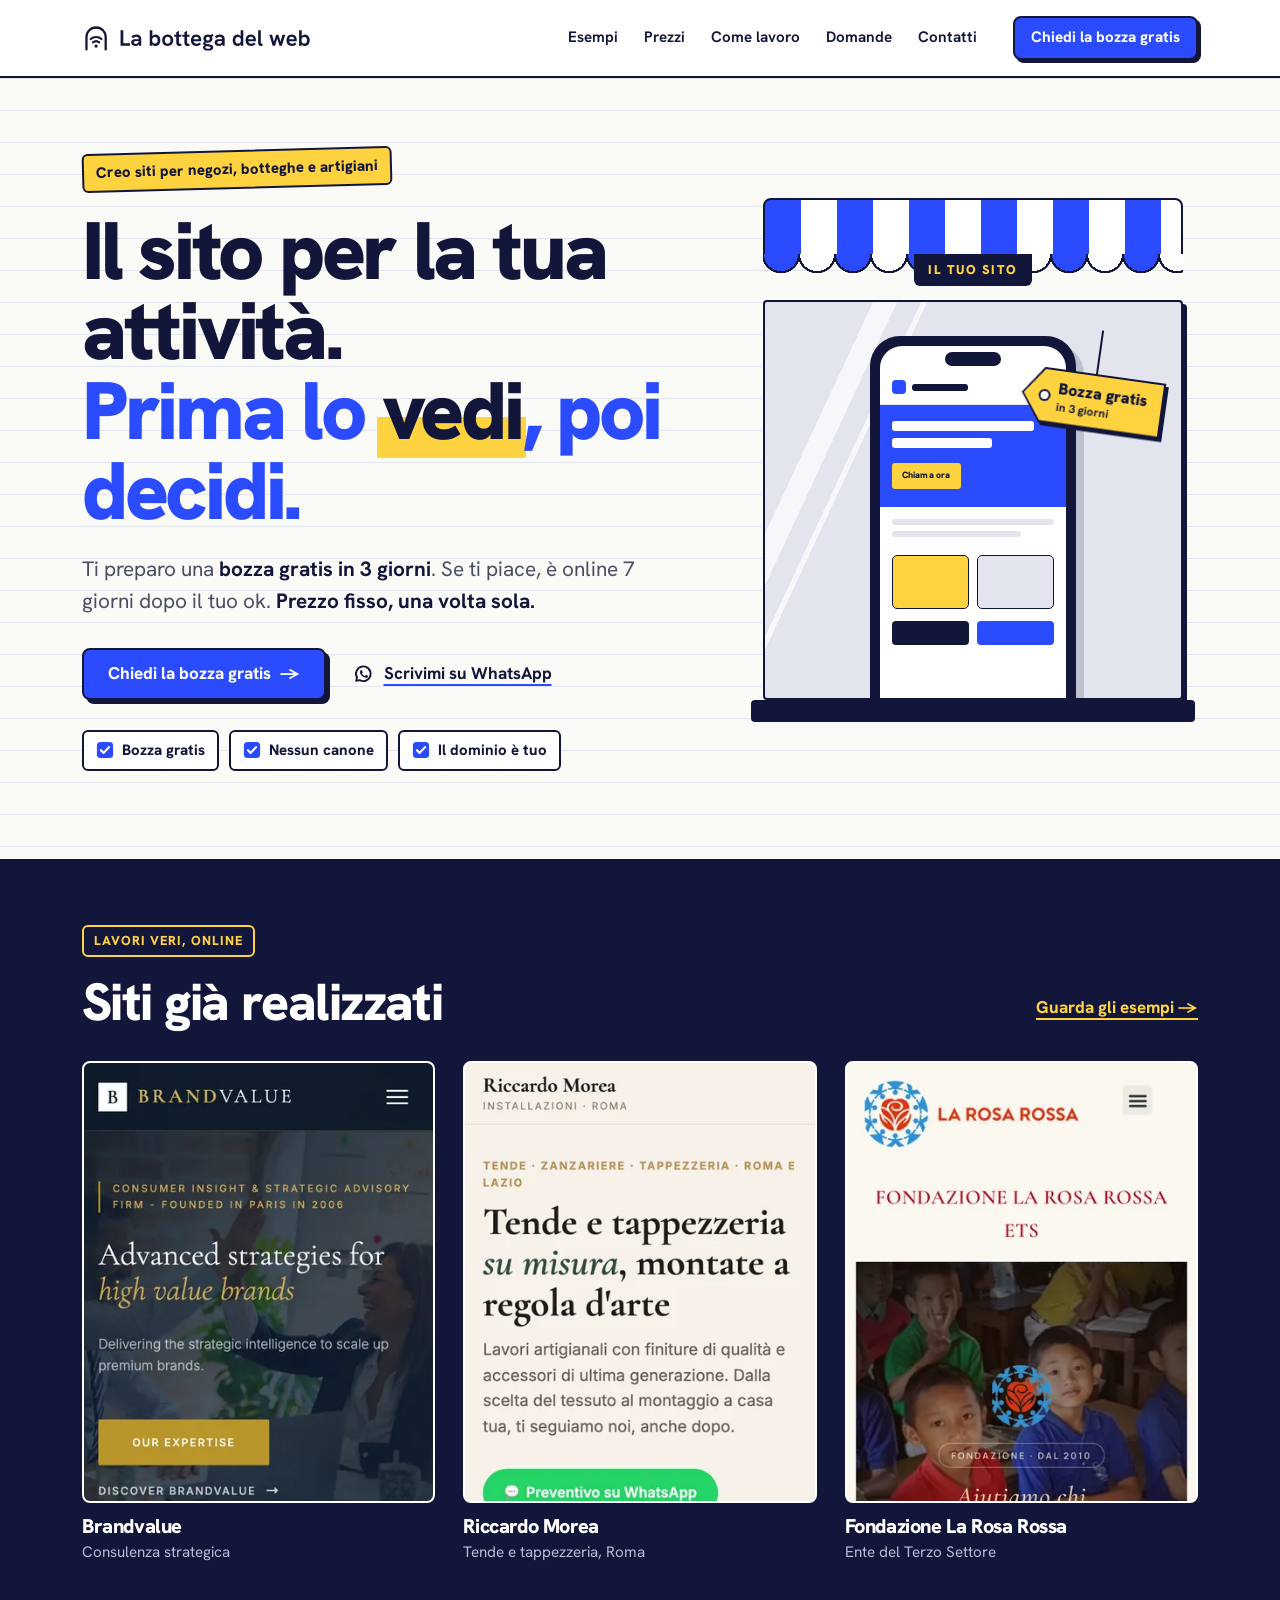
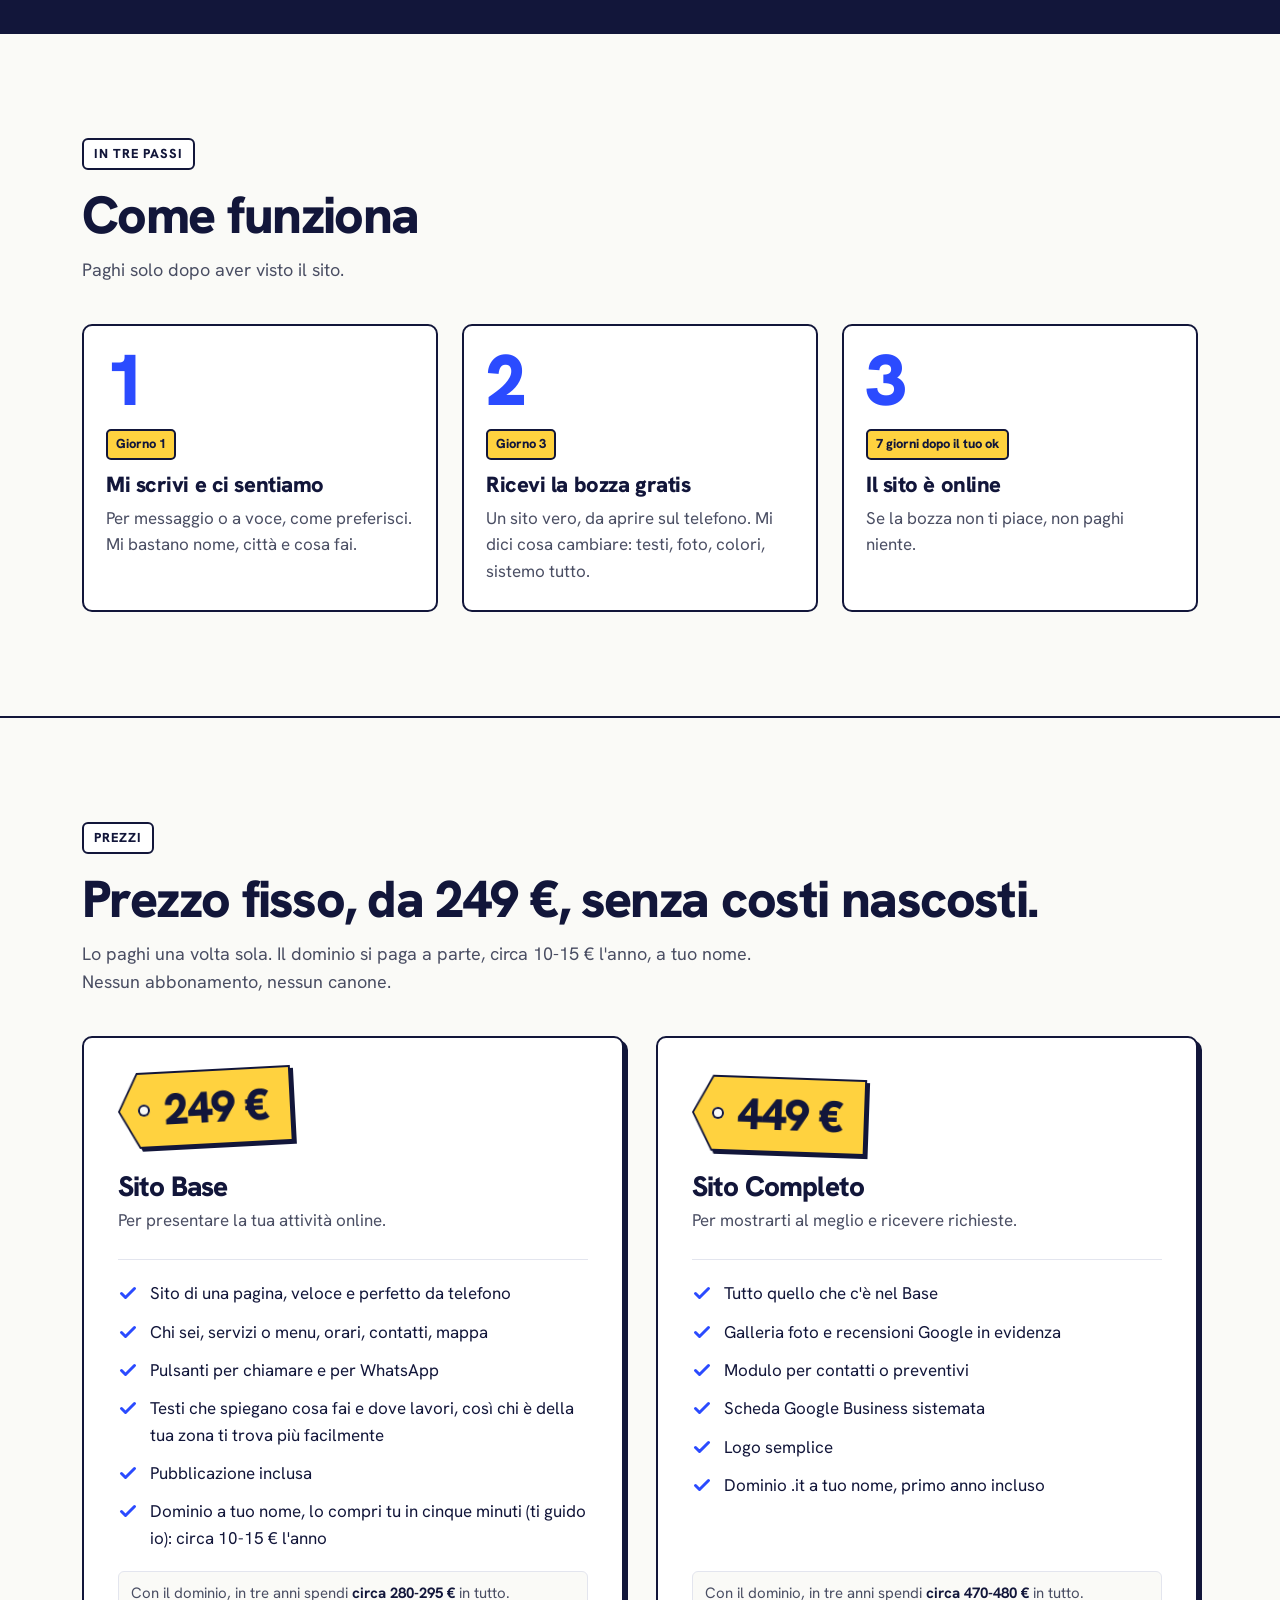
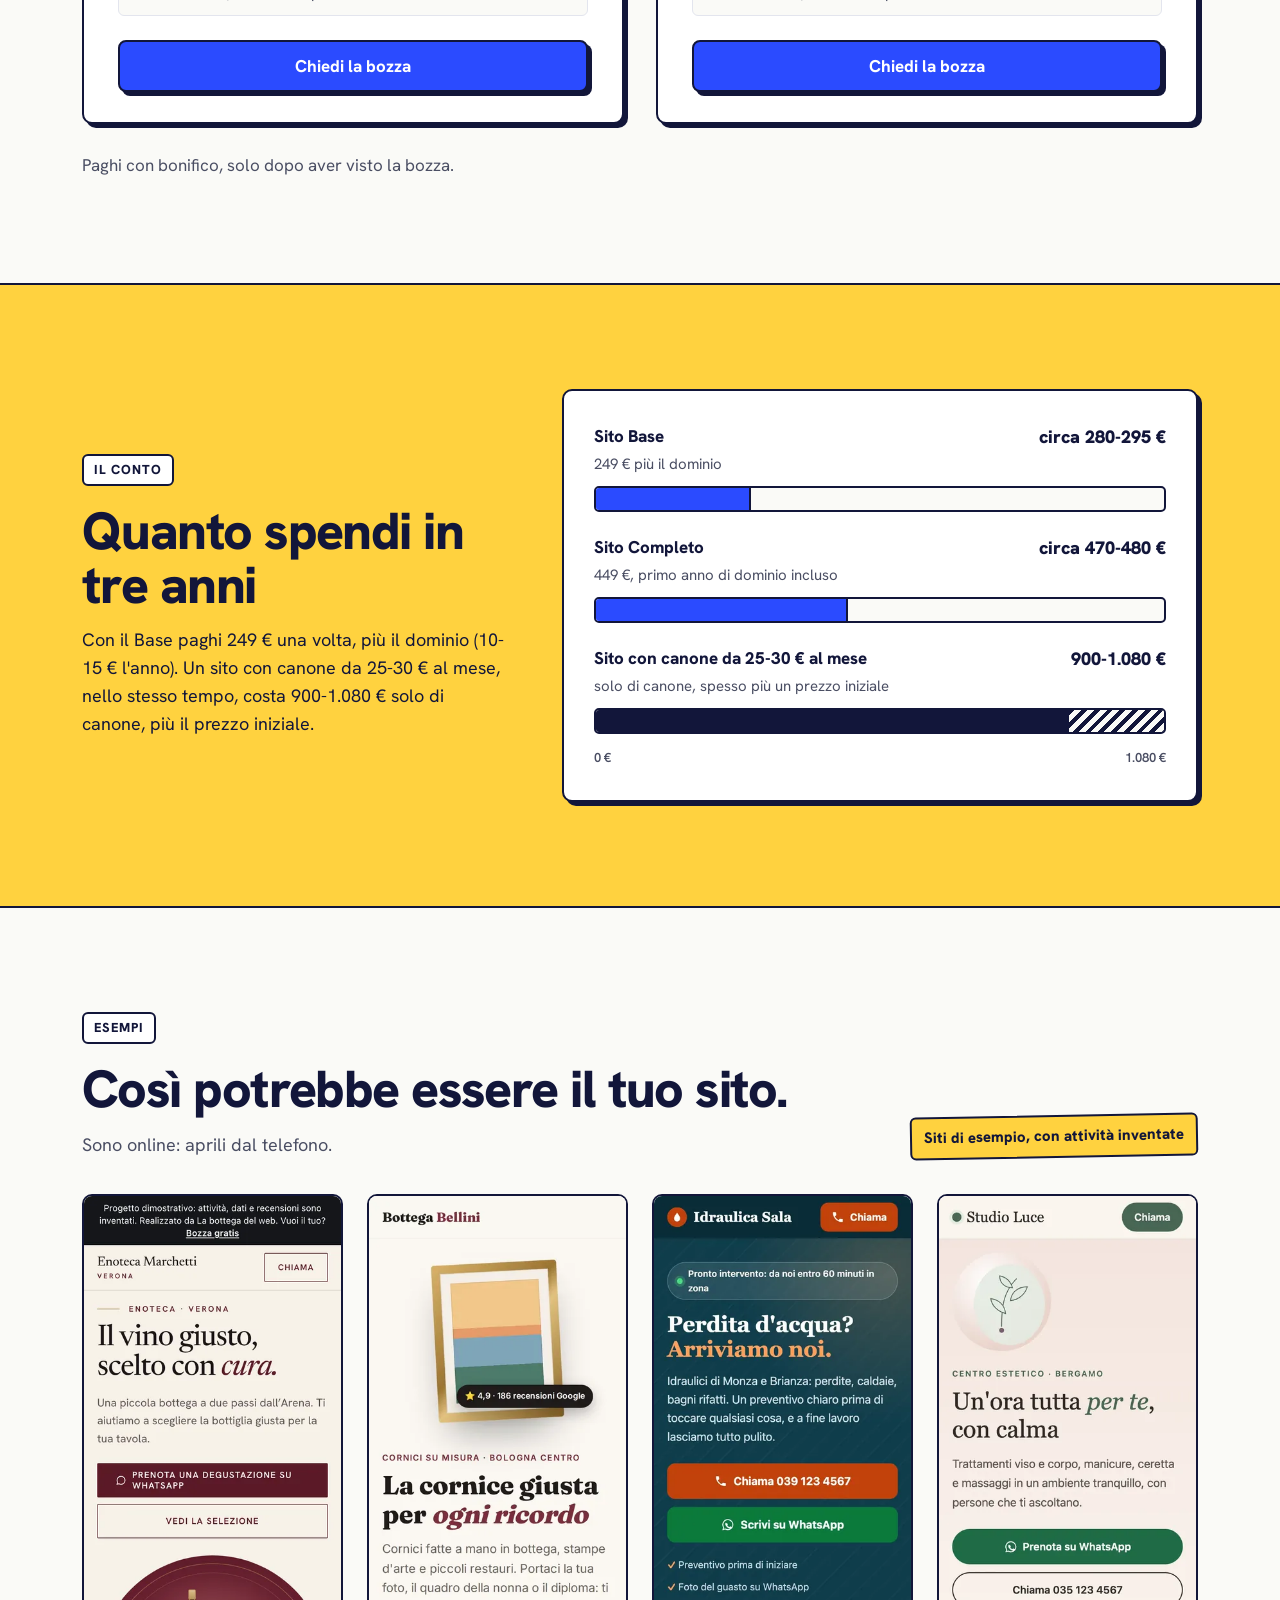
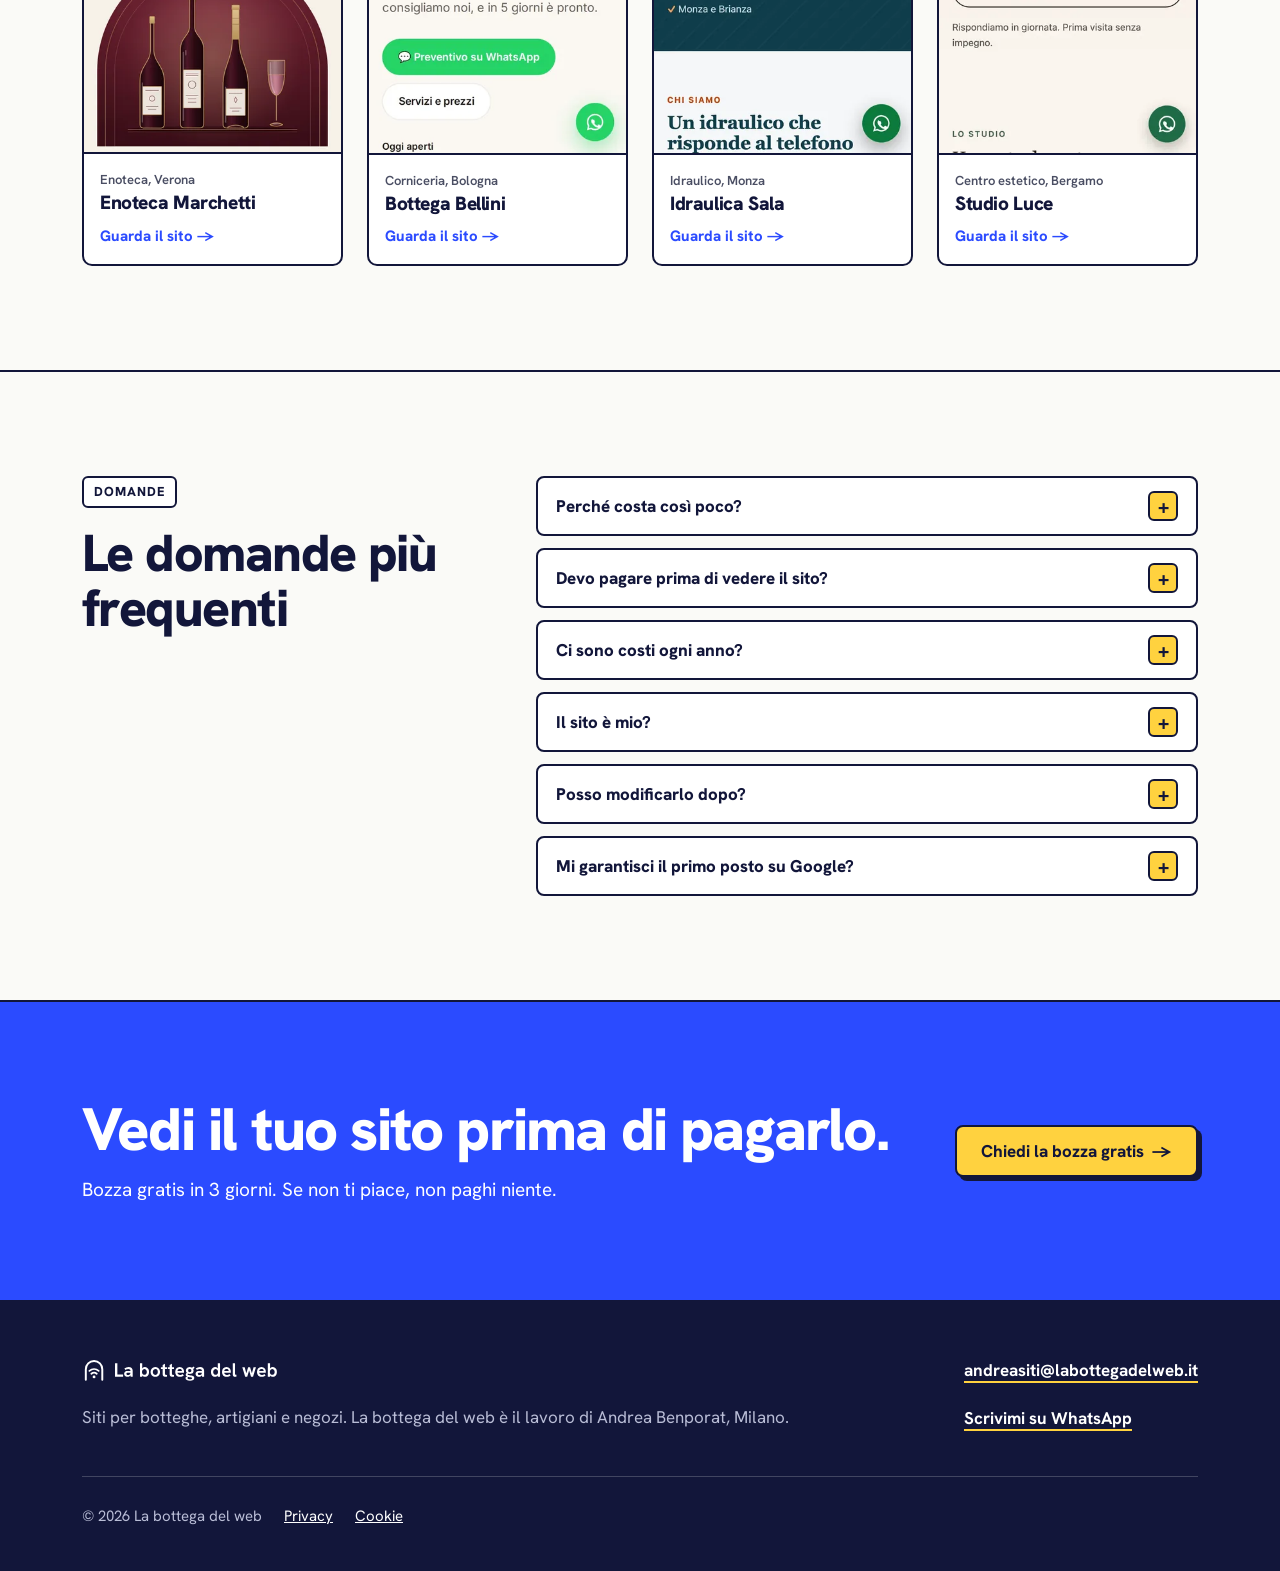
<file: index.html>
<!doctype html>
<html lang="it">
<head>
<meta charset="utf-8">
<meta name="viewport" content="width=device-width, initial-scale=1">
<title>La bottega del web — bozza nuova grafica</title>
<meta name="robots" content="noindex, nofollow">
<meta name="description" content="Un sito semplice per la tua attività. Bozza gratis in 3 giorni, prezzo fisso, nessun abbonamento. Lo vedi prima di pagare.">
<meta name="theme-color" content="#12163A">
<link rel="icon" href="img/favicon.svg" type="image/svg+xml">
<link rel="preload" href="assets/font/HankenGrotesk-var.woff2" as="font" type="font/woff2" crossorigin>
<!-- ANALYTICS: qui va lo script di Cloudflare Web Analytics (token da creare nel pannello Cloudflare) -->
<link rel="stylesheet" href="assets/stile.css">
</head>
<body>
<a class="skip" href="#contenuto">Vai al contenuto</a>

<header class="barra">
  <div class="wrap barra-in">
    <a class="logo" href="./"><img src="img/logo.svg" alt="La bottega del web" width="409" height="50"></a>
    <nav class="voci" aria-label="Principale">
      <a href="esempi/">Esempi</a><a href="prezzi/">Prezzi</a><a href="come-lavoro/">Come lavoro</a><a href="domande/">Domande</a><a href="contatti/">Contatti</a>
    </nav>
    <a class="btn btn-piccolo" href="contatti/" data-evento="cta-bozza-barra"><span class="lungo">Chiedi la bozza gratis</span><span class="corto">Bozza gratis</span></a>
  </div>
  <nav class="voci-tel" aria-label="Principale, da telefono">
    <a href="esempi/">Esempi</a><a href="prezzi/">Prezzi</a><a href="come-lavoro/">Come lavoro</a><a href="domande/">Domande</a><a href="contatti/">Contatti</a>
  </nav>
</header>

<main id="contenuto">

<section class="hero" aria-labelledby="titolo-hero">
  <div class="wrap hero-g">
    <div>
      <p class="occhiello">Creo siti per negozi, botteghe e artigiani</p>
      <h1 class="h1" id="titolo-hero"><span class="riga">Il sito per la tua attività.</span> <span class="riga riga2">Prima lo <mark>vedi</mark>, poi decidi.</span></h1>
      <p class="lead">Ti preparo una <b>bozza gratis in 3 giorni</b>. Se ti piace, è online 7 giorni dopo il tuo ok. <b>Prezzo fisso, una volta sola.</b></p>
      <div class="azioni">
        <a class="btn" id="cta-hero" href="contatti/" data-evento="cta-bozza-hero">Chiedi la bozza gratis <span class="freccia" aria-hidden="true">→</span></a>
        <a class="link-wa" href="vai/whatsapp/" data-evento="whatsapp-hero"><svg class="ico-wa" viewBox="0 0 24 24" aria-hidden="true"><path fill="none" stroke="currentColor" stroke-width="2" stroke-linejoin="round" d="M4.5 19.5l1-3.6A8 8 0 1 1 8.4 18.7z"/><path fill="currentColor" d="M9.2 8.3c.2-.4.5-.4.7-.4h.5c.2 0 .4 0 .5.4l.7 1.6c.1.2 0 .4-.1.6l-.5.6c-.1.1-.2.3 0 .5.3.6 1.4 1.9 2.8 2.5.2.1.4.1.5-.1l.7-.8c.2-.2.4-.2.6-.1l1.6.8c.2.1.3.2.3.4 0 .6-.3 1.4-1 1.7-.7.3-1.9.4-3.7-.6-2.2-1.2-3.5-3.4-3.8-4-.4-.9-.4-1.9.2-3.1z"/></svg>Scrivimi su WhatsApp</a>
      </div>
      <ul class="garanzie" id="prova-hero" aria-label="Le garanzie">
        <li><svg viewBox="0 0 20 20" aria-hidden="true"><rect x="1" y="1" width="18" height="18" rx="4" fill="#2B4BFF"/><path d="M5.5 10.2l3 3 6-6.4" fill="none" stroke="#fff" stroke-width="2.4" stroke-linecap="round" stroke-linejoin="round"/></svg>Bozza gratis</li>
        <li><svg viewBox="0 0 20 20" aria-hidden="true"><rect x="1" y="1" width="18" height="18" rx="4" fill="#2B4BFF"/><path d="M5.5 10.2l3 3 6-6.4" fill="none" stroke="#fff" stroke-width="2.4" stroke-linecap="round" stroke-linejoin="round"/></svg>Nessun canone</li>
        <li><svg viewBox="0 0 20 20" aria-hidden="true"><rect x="1" y="1" width="18" height="18" rx="4" fill="#2B4BFF"/><path d="M5.5 10.2l3 3 6-6.4" fill="none" stroke="#fff" stroke-width="2.4" stroke-linecap="round" stroke-linejoin="round"/></svg>Il dominio è tuo</li>
      </ul>
    </div>

    <div class="vetrina" role="img" aria-label="Disegno di una vetrina di negozio: dentro c'è un telefono che mostra un piccolo sito, con appeso un cartellino «Bozza gratis»">
      <div class="tenda"></div>
      <div class="insegna"><span>Il tuo sito</span></div>
      <div class="vano">
        <div class="telefono">
          <div class="schermo">
            <div class="ms-barra"><i></i><b></b><em></em></div>
            <div class="ms-hero"><b></b><b></b><span>Chiama ora</span></div>
            <div class="ms-righe"><s></s><s></s></div>
            <div class="ms-schede"><i></i><i></i></div>
            <div class="ms-tasti"><i></i><i></i></div>
          </div>
        </div>
        <div class="cartellino"><span class="tag-w"><span class="tag"><span>Bozza gratis<small>in 3 giorni</small></span></span></span></div>
      </div>
      <div class="banco"></div>
    </div>
  </div>
</section>

<section class="scuro prova" aria-labelledby="titolo-lavori">
  <div class="wrap">
    <div class="prova-testa">
      <div>
        <p class="et">Lavori veri, online</p>
        <h2 class="h2" id="titolo-lavori">Siti già realizzati</h2>
      </div>
      <a class="link-giallo" href="esempi/">Guarda gli esempi <span aria-hidden="true">&nbsp;→</span></a>
    </div>
    <ul class="lavori">
      <li class="lavoro">
        <div class="cornice"><img src="img/ex-brandvalue.webp" srcset="img/ex-brandvalue-400.webp 400w, img/ex-brandvalue.webp 780w" sizes="(max-width:767px) 33vw, 360px" alt="La pagina iniziale del sito di Brandvalue, vista da telefono" width="780" height="1688" loading="lazy"></div>
        <h3>Brandvalue</h3><p>Consulenza strategica</p>
      </li>
      <li class="lavoro">
        <div class="cornice"><img src="img/ex-morea.webp" srcset="img/ex-morea-400.webp 400w, img/ex-morea.webp 780w" sizes="(max-width:767px) 33vw, 360px" alt="La pagina iniziale del sito di Riccardo Morea, tende e tappezzeria a Roma, vista da telefono" width="780" height="1688" loading="lazy"></div>
        <h3>Riccardo Morea</h3><p>Tende e tappezzeria, Roma</p>
      </li>
      <li class="lavoro">
        <div class="cornice"><img src="img/ex-rosarossa.webp" srcset="img/ex-rosarossa-400.webp 400w, img/ex-rosarossa.webp 780w" sizes="(max-width:767px) 33vw, 360px" alt="La pagina iniziale del sito della Fondazione La Rosa Rossa, vista da telefono" width="780" height="1688" loading="lazy"></div>
        <h3>Fondazione La Rosa Rossa</h3><p>Ente del Terzo Settore</p>
      </li>
    </ul>
  </div>
</section>

<section class="sez" id="come" aria-labelledby="titolo-come">
  <div class="wrap">
    <div class="testa-sez">
      <p class="et">In tre passi</p>
      <h2 class="h2" id="titolo-come">Come funziona</h2>
      <p class="sub">Paghi solo dopo aver visto il sito.</p>
    </div>
    <ol class="passi">
      <li class="passo"><span class="num" aria-hidden="true">1</span><span class="quando">Giorno 1</span><h3>Mi scrivi e ci sentiamo</h3><p>Per messaggio o a voce, come preferisci. Mi bastano nome, città e cosa fai.</p></li>
      <li class="passo"><span class="num" aria-hidden="true">2</span><span class="quando">Giorno 3</span><h3>Ricevi la bozza gratis</h3><p>Un sito vero, da aprire sul telefono. Mi dici cosa cambiare: testi, foto, colori, sistemo tutto.</p></li>
      <li class="passo"><span class="num" aria-hidden="true">3</span><span class="quando">7 giorni dopo il tuo ok</span><h3>Il sito è online</h3><p>Se la bozza non ti piace, non paghi niente.</p></li>
    </ol>
  </div>
</section>

<section class="sez prezzi" id="prezzi" aria-labelledby="titolo-prezzi">
  <div class="wrap">
    <div class="testa-sez">
      <p class="et">Prezzi</p>
      <h2 class="h2" id="titolo-prezzi">Prezzo fisso, da 249&nbsp;€, senza costi nascosti.</h2>
      <p class="sub">Lo paghi una volta sola. Il dominio si paga a parte, circa 10-15 € l'anno, a tuo nome. Nessun abbonamento, nessun canone.</p>
    </div>
    <div class="pacchetti">
      <article class="pacchetto" aria-labelledby="p-base">
        <div class="pacchetto-testa">
          <div><h3 id="p-base">Sito Base</h3><p class="per">Per presentare la tua attività online.</p></div>
          <p class="tag-w"><span class="tag"><span><span class="sr">Prezzo: </span>249&nbsp;€</span></span></p>
        </div>
        <ul class="voci-pac">
          <li><svg viewBox="0 0 20 20" aria-hidden="true"><path d="M3.5 10.5l4 4 9-9" fill="none" stroke="#2B4BFF" stroke-width="3" stroke-linecap="round" stroke-linejoin="round"/></svg>Sito di una pagina, veloce e perfetto da telefono</li>
          <li><svg viewBox="0 0 20 20" aria-hidden="true"><path d="M3.5 10.5l4 4 9-9" fill="none" stroke="#2B4BFF" stroke-width="3" stroke-linecap="round" stroke-linejoin="round"/></svg>Chi sei, servizi o menu, orari, contatti, mappa</li>
          <li><svg viewBox="0 0 20 20" aria-hidden="true"><path d="M3.5 10.5l4 4 9-9" fill="none" stroke="#2B4BFF" stroke-width="3" stroke-linecap="round" stroke-linejoin="round"/></svg>Pulsanti per chiamare e per WhatsApp</li>
          <li><svg viewBox="0 0 20 20" aria-hidden="true"><path d="M3.5 10.5l4 4 9-9" fill="none" stroke="#2B4BFF" stroke-width="3" stroke-linecap="round" stroke-linejoin="round"/></svg>Testi che spiegano cosa fai e dove lavori, così chi è della tua zona ti trova più facilmente</li>
          <li><svg viewBox="0 0 20 20" aria-hidden="true"><path d="M3.5 10.5l4 4 9-9" fill="none" stroke="#2B4BFF" stroke-width="3" stroke-linecap="round" stroke-linejoin="round"/></svg>Pubblicazione inclusa</li>
          <li><svg viewBox="0 0 20 20" aria-hidden="true"><path d="M3.5 10.5l4 4 9-9" fill="none" stroke="#2B4BFF" stroke-width="3" stroke-linecap="round" stroke-linejoin="round"/></svg>Dominio a tuo nome, lo compri tu in cinque minuti (ti guido io): circa 10-15 € l'anno</li>
        </ul>
        <p class="nota">Con il dominio, in tre anni spendi <b>circa 280-295 €</b> in tutto.</p>
        <a class="btn btn-pieno" href="contatti/" data-evento="cta-bozza-prezzi-base">Chiedi la bozza</a>
      </article>
      <article class="pacchetto" aria-labelledby="p-completo">
        <div class="pacchetto-testa">
          <div><h3 id="p-completo">Sito Completo</h3><p class="per">Per mostrarti al meglio e ricevere richieste.</p></div>
          <p class="tag-w"><span class="tag"><span><span class="sr">Prezzo: </span>449&nbsp;€</span></span></p>
        </div>
        <ul class="voci-pac">
          <li><svg viewBox="0 0 20 20" aria-hidden="true"><path d="M3.5 10.5l4 4 9-9" fill="none" stroke="#2B4BFF" stroke-width="3" stroke-linecap="round" stroke-linejoin="round"/></svg>Tutto quello che c'è nel Base</li>
          <li><svg viewBox="0 0 20 20" aria-hidden="true"><path d="M3.5 10.5l4 4 9-9" fill="none" stroke="#2B4BFF" stroke-width="3" stroke-linecap="round" stroke-linejoin="round"/></svg>Galleria foto e recensioni Google in evidenza</li>
          <li><svg viewBox="0 0 20 20" aria-hidden="true"><path d="M3.5 10.5l4 4 9-9" fill="none" stroke="#2B4BFF" stroke-width="3" stroke-linecap="round" stroke-linejoin="round"/></svg>Modulo per contatti o preventivi</li>
          <li><svg viewBox="0 0 20 20" aria-hidden="true"><path d="M3.5 10.5l4 4 9-9" fill="none" stroke="#2B4BFF" stroke-width="3" stroke-linecap="round" stroke-linejoin="round"/></svg>Scheda Google Business sistemata</li>
          <li><svg viewBox="0 0 20 20" aria-hidden="true"><path d="M3.5 10.5l4 4 9-9" fill="none" stroke="#2B4BFF" stroke-width="3" stroke-linecap="round" stroke-linejoin="round"/></svg>Logo semplice</li>
          <li><svg viewBox="0 0 20 20" aria-hidden="true"><path d="M3.5 10.5l4 4 9-9" fill="none" stroke="#2B4BFF" stroke-width="3" stroke-linecap="round" stroke-linejoin="round"/></svg>Dominio .it a tuo nome, primo anno incluso</li>
        </ul>
        <p class="nota">Con il dominio, in tre anni spendi <b>circa 470-480 €</b> in tutto.</p>
        <a class="btn btn-pieno" href="contatti/" data-evento="cta-bozza-prezzi-completo">Chiedi la bozza</a>
      </article>
    </div>
    <p class="sotto-prezzi">Paghi con bonifico, solo dopo aver visto la bozza.</p>
  </div>
</section>

<section class="sez giallo" id="tre-anni" aria-labelledby="titolo-anni">
  <div class="wrap conto-g">
    <div>
      <p class="et">Il conto</p>
      <h2 class="h2" id="titolo-anni">Quanto spendi in tre anni</h2>
      <p class="sub">Con il Base paghi 249 € una volta, più il dominio (10-15 € l'anno). Un sito con canone da 25-30 € al mese, nello stesso tempo, costa 900-1.080 € solo di canone, più il prezzo iniziale.</p>
    </div>
    <ul class="barre">
      <li class="barra-r">
        <span class="etich"><span>Sito Base</span><span class="cifra">circa 280-295 €</span></span>
        <span class="det">249 € più il dominio</span>
        <span class="pista" aria-hidden="true"><span class="pieno" style="width:27.3%"></span></span>
      </li>
      <li class="barra-r">
        <span class="etich"><span>Sito Completo</span><span class="cifra">circa 470-480 €</span></span>
        <span class="det">449 €, primo anno di dominio incluso</span>
        <span class="pista" aria-hidden="true"><span class="pieno" style="width:44.4%"></span></span>
      </li>
      <li class="barra-r canone">
        <span class="etich"><span>Sito con canone da 25-30 € al mese</span><span class="cifra">900-1.080 €</span></span>
        <span class="det">solo di canone, spesso più un prezzo iniziale</span>
        <span class="pista" aria-hidden="true"><span class="pieno" style="width:83.3%"></span><span class="forse" style="width:16.7%"></span></span>
      </li>
      <li class="scala" aria-hidden="true"><span>0 €</span><span>1.080 €</span></li>
    </ul>
  </div>
</section>

<section class="sez" id="esempi" aria-labelledby="titolo-esempi">
  <div class="wrap">
    <div class="esempi-testa">
      <div>
        <p class="et">Esempi</p>
        <h2 class="h2" id="titolo-esempi">Così potrebbe essere il tuo sito.</h2>
        <p class="sub">Sono online: aprili dal telefono.</p>
      </div>
      <p class="avviso">Siti di esempio, con attività inventate</p>
    </div>
    <ul class="demo">
      <li><a href="https://benpo-python.github.io/demo-enoteca/"><span class="foto"><img src="img/en-hero.webp" srcset="img/en-hero-400.webp 400w, img/en-hero.webp 780w" sizes="(max-width:899px) 50vw, 270px" alt="Pagina iniziale del sito di esempio Enoteca Marchetti" width="780" height="1688" loading="lazy"></span><span class="testo"><span class="cat">Enoteca, Verona</span><h3>Enoteca Marchetti</h3><span class="vai">Guarda il sito →</span></span></a></li>
      <li><a href="https://benpo-python.github.io/negozio-demo/"><span class="foto"><img src="img/bl-hero.webp" srcset="img/bl-hero-400.webp 400w, img/bl-hero.webp 780w" sizes="(max-width:899px) 50vw, 270px" alt="Pagina iniziale del sito di esempio Bottega Bellini" width="780" height="1688" loading="lazy"></span><span class="testo"><span class="cat">Corniceria, Bologna</span><h3>Bottega Bellini</h3><span class="vai">Guarda il sito →</span></span></a></li>
      <li><a href="https://benpo-python.github.io/demo-idraulico/"><span class="foto"><img src="img/id-hero.webp" srcset="img/id-hero-400.webp 400w, img/id-hero.webp 780w" sizes="(max-width:899px) 50vw, 270px" alt="Pagina iniziale del sito di esempio Idraulica Sala" width="780" height="1688" loading="lazy"></span><span class="testo"><span class="cat">Idraulico, Monza</span><h3>Idraulica Sala</h3><span class="vai">Guarda il sito →</span></span></a></li>
      <li><a href="https://benpo-python.github.io/demo-estetica/"><span class="foto"><img src="img/es-hero.webp" srcset="img/es-hero-400.webp 400w, img/es-hero.webp 780w" sizes="(max-width:899px) 50vw, 270px" alt="Pagina iniziale del sito di esempio Studio Luce" width="780" height="1688" loading="lazy"></span><span class="testo"><span class="cat">Centro estetico, Bergamo</span><h3>Studio Luce</h3><span class="vai">Guarda il sito →</span></span></a></li>
    </ul>
  </div>
</section>

<section class="sez domande-sez" id="domande" aria-labelledby="titolo-domande">
  <div class="wrap dom-g">
    <div>
      <p class="et">Domande</p>
      <h2 class="h2" id="titolo-domande">Le domande più frequenti</h2>
    </div>
    <div class="domande">
      <details><summary>Perché costa così poco?</summary><p>Seguo personalmente ogni sito e faccio solo siti semplici, con un metodo che ripeto ogni volta, senza ufficio né venditori da mantenere. Non devo recuperare il prezzo con un abbonamento: lo paghi una volta e basta.</p></details>
      <details><summary>Devo pagare prima di vedere il sito?</summary><p>No. Prima ricevi la bozza gratis. Paghi solo se ti piace e dai l'ok.</p></details>
      <details><summary>Ci sono costi ogni anno?</summary><p>Solo il dominio, circa 10-15 € l'anno, a tuo nome. Nel Completo il primo anno è incluso. Nessun abbonamento.</p></details>
      <details><summary>Il sito è mio?</summary><p>Sì. Il dominio è intestato a te e il sito è tuo. Non sei legato a me per sempre.</p></details>
      <details><summary>Posso modificarlo dopo?</summary><p>Sì. Ogni modifica, come orari, menu o foto, costa 49 €. La paghi solo quando ti serve.</p></details>
      <details><summary>Mi garantisci il primo posto su Google?</summary><p>No, e diffida di chi te lo promette. Nessuno controlla Google. Io scrivo i testi perché chi cerca la tua attività nella tua zona ti trovi più facilmente.</p></details>
    </div>
  </div>
</section>

<section class="cobalto" aria-labelledby="titolo-chiusura">
  <div class="wrap chiusura">
    <div>
      <h2 class="h2" id="titolo-chiusura">Vedi il tuo sito prima di pagarlo.</h2>
      <p>Bozza gratis in 3 giorni. Se non ti piace, non paghi niente.</p>
    </div>
    <a class="btn btn-giallo" href="contatti/" data-evento="cta-bozza-chiusura">Chiedi la bozza gratis <span class="freccia" aria-hidden="true">→</span></a>
  </div>
</section>

</main>

<footer class="piede">
  <div class="wrap">
    <div class="piede-g">
      <div>
        <a class="logo" href="./"><img src="img/logo-bianco.svg" alt="La bottega del web" width="409" height="50"></a>
        <p>Siti per botteghe, artigiani e negozi. La bottega del web è il lavoro di Andrea Benporat, Milano.</p>
      </div>
      <div class="contatti-p">
        <a href="mailto:andreasiti@labottegadelweb.it">andreasiti@labottegadelweb.it</a>
        <a href="vai/whatsapp/" data-evento="whatsapp-footer">Scrivimi su WhatsApp</a>
      </div>
    </div>
    <div class="piede-riga"><span>© 2026 La bottega del web</span><a href="privacy/">Privacy</a><a href="cookie/">Cookie</a></div>
  </div>
</footer>
</body>
</html>
</file>
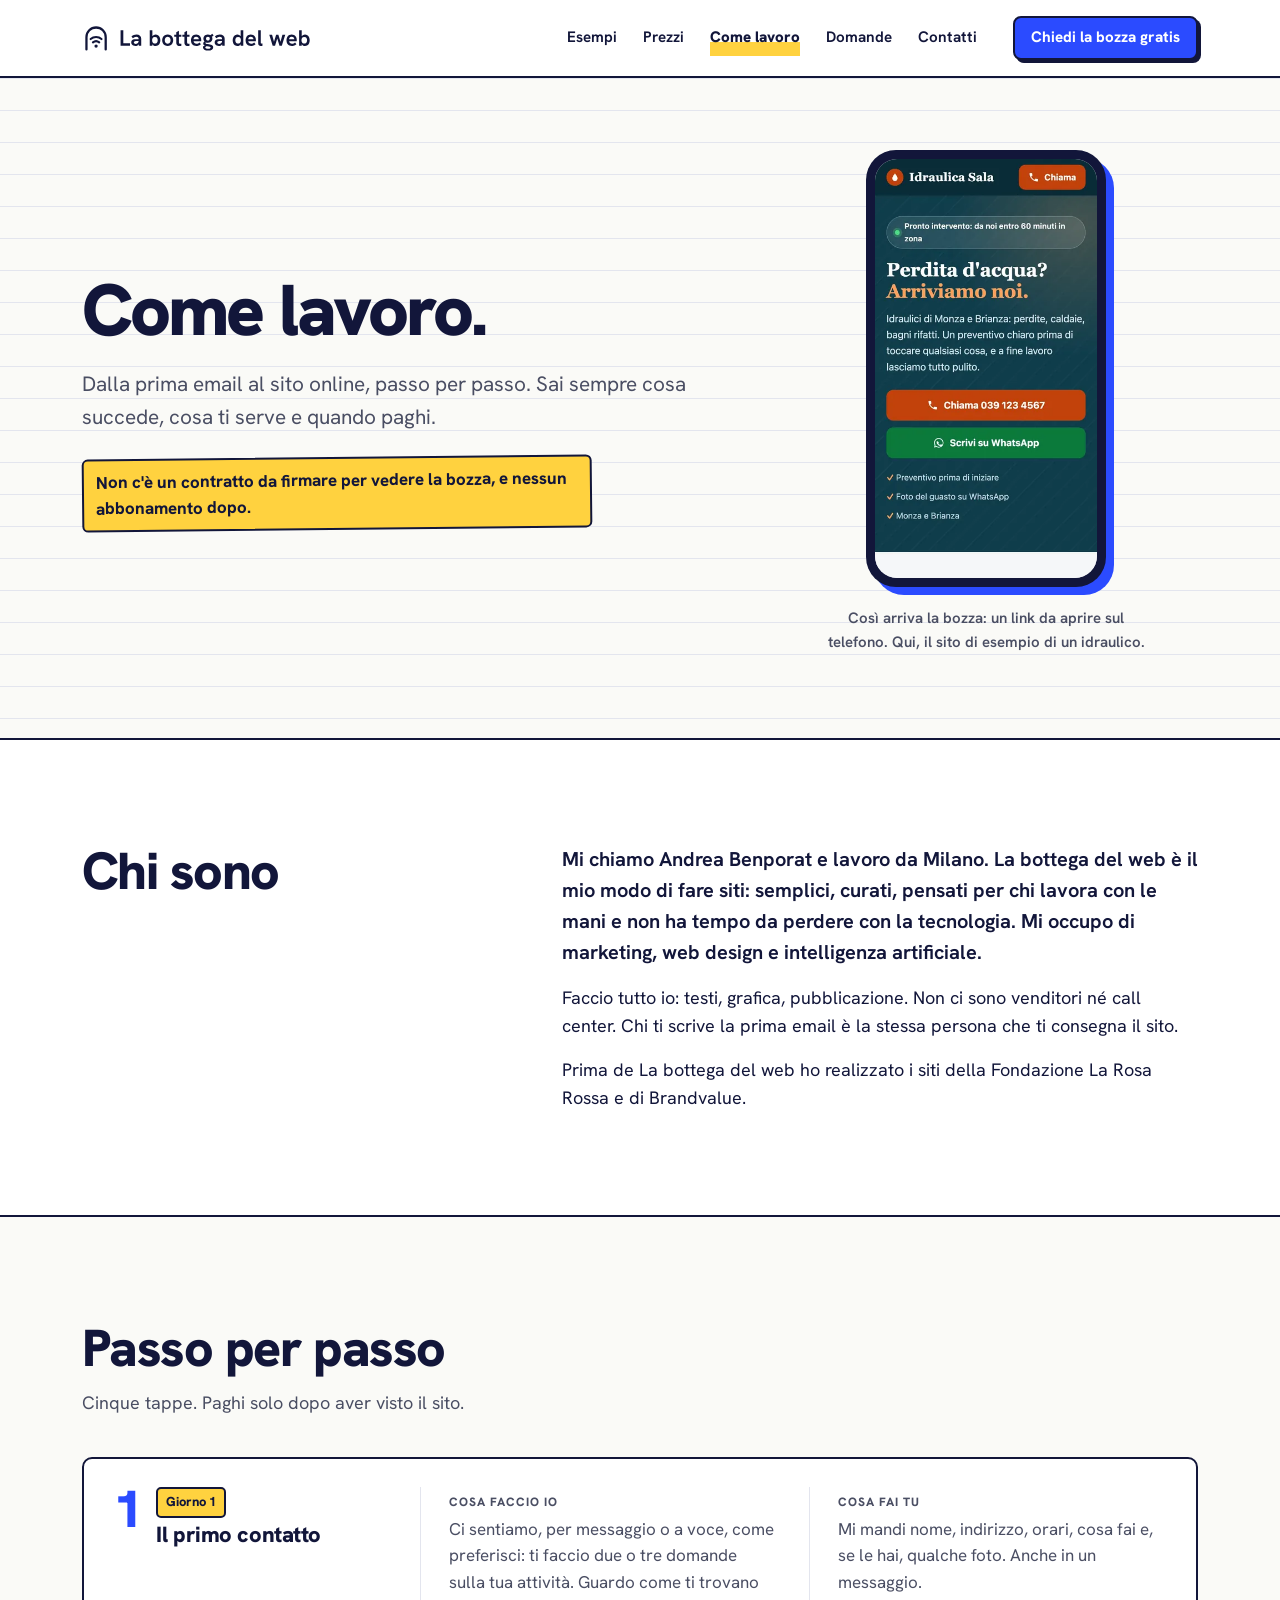
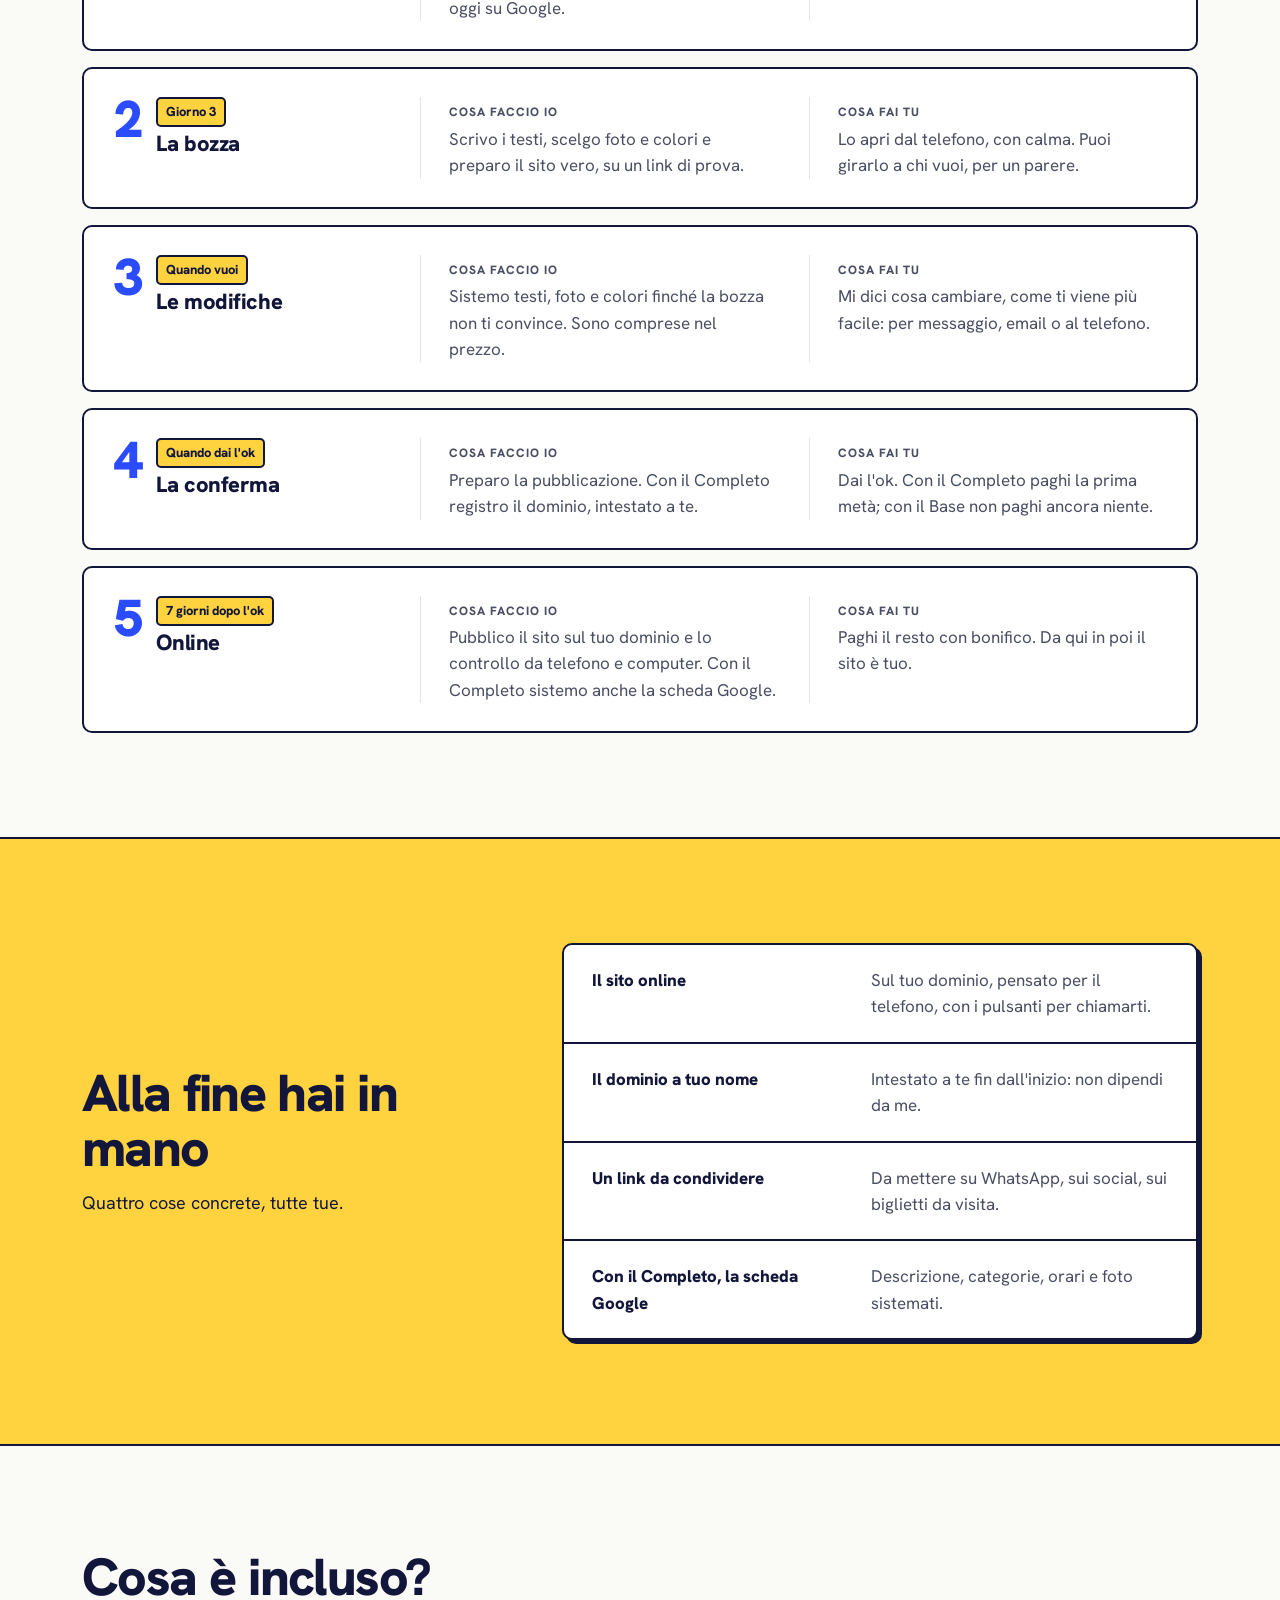
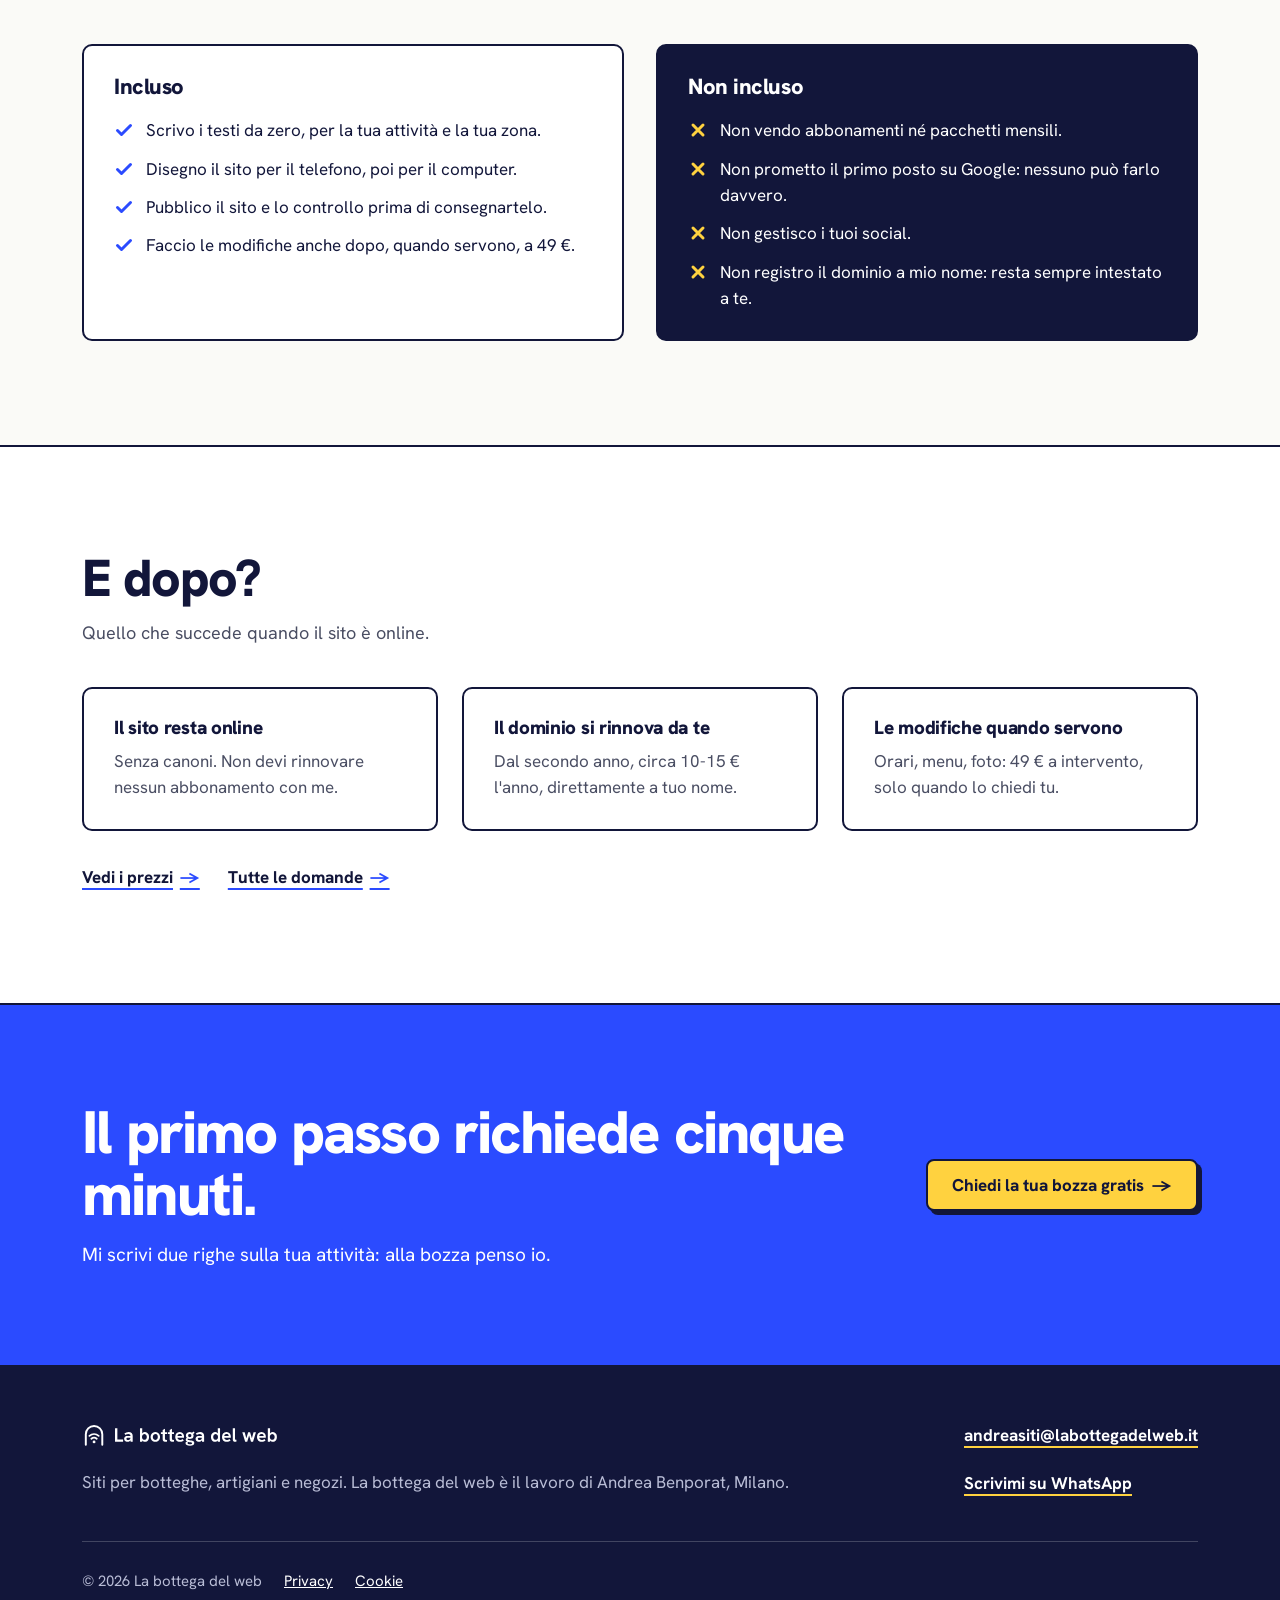
<file: come-lavoro/index.html>
<!doctype html>
<html lang="it">
<head>
<meta charset="utf-8">
<meta name="viewport" content="width=device-width, initial-scale=1">
<title>Come lavoro | La bottega del web</title>
<meta name="robots" content="noindex, nofollow">
<meta name="description" content="Dalla prima email al sito online, passo per passo: bozza gratis in 3 giorni, online 7 giorni dopo l'ok, prezzo fisso e nessun abbonamento.">
<meta name="theme-color" content="#12163A">
<link rel="icon" href="../img/favicon.svg" type="image/svg+xml">
<link rel="preload" href="../assets/font/HankenGrotesk-var.woff2" as="font" type="font/woff2" crossorigin>
<!-- ANALYTICS: qui va lo script di Cloudflare Web Analytics (token da creare nel pannello Cloudflare) -->
<link rel="stylesheet" href="../assets/stile.css">
</head>
<body>
<a class="skip" href="#contenuto">Vai al contenuto</a>

<header class="barra">
  <div class="wrap barra-in">
    <a class="logo" href="../"><img src="../img/logo.svg" alt="La bottega del web" width="409" height="50"></a>
    <nav class="voci" aria-label="Principale">
      <a href="../esempi/">Esempi</a><a href="../prezzi/">Prezzi</a><a href="../come-lavoro/" aria-current="page">Come lavoro</a><a href="../domande/">Domande</a><a href="../contatti/">Contatti</a>
    </nav>
    <a class="btn btn-piccolo" href="../contatti/" data-evento="cta-bozza-barra"><span class="lungo">Chiedi la bozza gratis</span><span class="corto">Bozza gratis</span></a>
  </div>
  <nav class="voci-tel" aria-label="Principale, da telefono">
    <a href="../esempi/">Esempi</a><a href="../prezzi/">Prezzi</a><a href="../come-lavoro/" aria-current="page">Come lavoro</a><a href="../domande/">Domande</a><a href="../contatti/">Contatti</a>
  </nav>
</header>

<main id="contenuto">

<section class="testa-pag" aria-labelledby="titolo-pag">
  <div class="wrap cl-g">
    <div>
      <h1 class="h1p" id="titolo-pag">Come lavoro.</h1>
      <p class="lead">Dalla prima email al sito online, passo per passo. Sai sempre cosa succede, cosa ti serve e quando paghi.</p>
      <p class="cl-nota">Non c'è un contratto da firmare per vedere la bozza, e nessun abbonamento dopo.</p>
    </div>
    <figure class="cl-fig"><div class="tel"><div class="scr"><img src="../img/id-hero.webp" srcset="../img/id-hero-400.webp 400w, ../img/id-hero.webp 780w" sizes="240px" alt="La bozza del sito di esempio Idraulica Sala, aperta sul telefono" width="780" height="1688" fetchpriority="high"></div></div>
    <figcaption>Così arriva la bozza: un link da aprire sul telefono. Qui, il sito di esempio di un idraulico.</figcaption></figure>
  </div>
</section>

<section class="sez bianco bordo-giu" aria-labelledby="titolo-chi">
  <div class="wrap due-col">
    <div><h2 class="h2" id="titolo-chi">Chi sono</h2></div>
    <div class="chisono">
      <p>Mi chiamo Andrea Benporat e lavoro da Milano. La bottega del web è il mio modo di fare siti: semplici, curati, pensati per chi lavora con le mani e non ha tempo da perdere con la tecnologia. Mi occupo di marketing, web design e intelligenza artificiale.</p>
      <p>Faccio tutto io: testi, grafica, pubblicazione. Non ci sono venditori né call center. Chi ti scrive la prima email è la stessa persona che ti consegna il sito.</p>
      <p>Prima de La bottega del web ho realizzato i siti della Fondazione La Rosa Rossa e di Brandvalue.</p>
    </div>
  </div>
</section>

<section class="sez" aria-labelledby="titolo-passi">
  <div class="wrap">
    <div class="testa-sez">
      <h2 class="h2" id="titolo-passi">Passo per passo</h2>
      <p class="sub">Cinque tappe. Paghi solo dopo aver visto il sito.</p>
    </div>
    <ol class="tappe"><li class="tappa"><div class="tappa-testa"><span class="quando">Giorno 1</span><h3 class="h3">Il primo contatto</h3></div><div><p class="mini">Cosa faccio io</p><p>Ci sentiamo, per messaggio o a voce, come preferisci: ti faccio due o tre domande sulla tua attività. Guardo come ti trovano oggi su Google.</p></div><div><p class="mini">Cosa fai tu</p><p>Mi mandi nome, indirizzo, orari, cosa fai e, se le hai, qualche foto. Anche in un messaggio.</p></div></li><li class="tappa"><div class="tappa-testa"><span class="quando">Giorno 3</span><h3 class="h3">La bozza</h3></div><div><p class="mini">Cosa faccio io</p><p>Scrivo i testi, scelgo foto e colori e preparo il sito vero, su un link di prova.</p></div><div><p class="mini">Cosa fai tu</p><p>Lo apri dal telefono, con calma. Puoi girarlo a chi vuoi, per un parere.</p></div></li><li class="tappa"><div class="tappa-testa"><span class="quando">Quando vuoi</span><h3 class="h3">Le modifiche</h3></div><div><p class="mini">Cosa faccio io</p><p>Sistemo testi, foto e colori finché la bozza non ti convince. Sono comprese nel prezzo.</p></div><div><p class="mini">Cosa fai tu</p><p>Mi dici cosa cambiare, come ti viene più facile: per messaggio, email o al telefono.</p></div></li><li class="tappa"><div class="tappa-testa"><span class="quando">Quando dai l'ok</span><h3 class="h3">La conferma</h3></div><div><p class="mini">Cosa faccio io</p><p>Preparo la pubblicazione. Con il Completo registro il dominio, intestato a te.</p></div><div><p class="mini">Cosa fai tu</p><p>Dai l'ok. Con il Completo paghi la prima metà; con il Base non paghi ancora niente.</p></div></li><li class="tappa"><div class="tappa-testa"><span class="quando">7 giorni dopo l'ok</span><h3 class="h3">Online</h3></div><div><p class="mini">Cosa faccio io</p><p>Pubblico il sito sul tuo dominio e lo controllo da telefono e computer. Con il Completo sistemo anche la scheda Google.</p></div><div><p class="mini">Cosa fai tu</p><p>Paghi il resto con bonifico. Da qui in poi il sito è tuo.</p></div></li></ol>
  </div>
</section>

<section class="sez giallo" aria-labelledby="titolo-mano">
  <div class="wrap conto-g">
    <div>
      <h2 class="h2" id="titolo-mano">Alla fine hai in mano</h2>
      <p class="sub">Quattro cose concrete, tutte tue.</p>
    </div>
    <ul class="righe"><li><b>Il sito online</b><span>Sul tuo dominio, pensato per il telefono, con i pulsanti per chiamarti.</span></li><li><b>Il dominio a tuo nome</b><span>Intestato a te fin dall'inizio: non dipendi da me.</span></li><li><b>Un link da condividere</b><span>Da mettere su WhatsApp, sui social, sui biglietti da visita.</span></li><li><b>Con il Completo, la scheda Google</b><span>Descrizione, categorie, orari e foto sistemati.</span></li></ul>
  </div>
</section>

<section class="sez" aria-labelledby="titolo-incluso">
  <div class="wrap">
    <div class="testa-sez">
      <h2 class="h2" id="titolo-incluso">Cosa è incluso?</h2>
    </div>
    <div class="si-no">
      <div class="riquadro"><h3 class="h3">Incluso</h3><ul class="spunte"><li><svg viewBox="0 0 20 20" aria-hidden="true"><path d="M3.5 10.5l4 4 9-9" fill="none" stroke="#2B4BFF" stroke-width="3" stroke-linecap="round" stroke-linejoin="round"/></svg><span>Scrivo i testi da zero, per la tua attività e la tua zona.</span></li><li><svg viewBox="0 0 20 20" aria-hidden="true"><path d="M3.5 10.5l4 4 9-9" fill="none" stroke="#2B4BFF" stroke-width="3" stroke-linecap="round" stroke-linejoin="round"/></svg><span>Disegno il sito per il telefono, poi per il computer.</span></li><li><svg viewBox="0 0 20 20" aria-hidden="true"><path d="M3.5 10.5l4 4 9-9" fill="none" stroke="#2B4BFF" stroke-width="3" stroke-linecap="round" stroke-linejoin="round"/></svg><span>Pubblico il sito e lo controllo prima di consegnartelo.</span></li><li><svg viewBox="0 0 20 20" aria-hidden="true"><path d="M3.5 10.5l4 4 9-9" fill="none" stroke="#2B4BFF" stroke-width="3" stroke-linecap="round" stroke-linejoin="round"/></svg><span>Faccio le modifiche anche dopo, quando servono, a 49 €.</span></li></ul></div>
      <div class="riquadro no-box"><h3 class="h3">Non incluso</h3><ul class="spunte"><li><svg viewBox="0 0 20 20" aria-hidden="true"><path d="M5 5l10 10M15 5L5 15" fill="none" stroke="#FFD23F" stroke-width="3" stroke-linecap="round"/></svg><span>Non vendo abbonamenti né pacchetti mensili.</span></li><li><svg viewBox="0 0 20 20" aria-hidden="true"><path d="M5 5l10 10M15 5L5 15" fill="none" stroke="#FFD23F" stroke-width="3" stroke-linecap="round"/></svg><span>Non prometto il primo posto su Google: nessuno può farlo davvero.</span></li><li><svg viewBox="0 0 20 20" aria-hidden="true"><path d="M5 5l10 10M15 5L5 15" fill="none" stroke="#FFD23F" stroke-width="3" stroke-linecap="round"/></svg><span>Non gestisco i tuoi social.</span></li><li><svg viewBox="0 0 20 20" aria-hidden="true"><path d="M5 5l10 10M15 5L5 15" fill="none" stroke="#FFD23F" stroke-width="3" stroke-linecap="round"/></svg><span>Non registro il dominio a mio nome: resta sempre intestato a te.</span></li></ul></div>
    </div>
  </div>
</section>

<section class="sez bordo-su bianco" aria-labelledby="titolo-dopo">
  <div class="wrap">
    <div class="testa-sez">
      <h2 class="h2" id="titolo-dopo">E dopo?</h2>
      <p class="sub">Quello che succede quando il sito è online.</p>
    </div>
    <div class="schede3"><div class="riquadro"><b>Il sito resta online</b><span>Senza canoni. Non devi rinnovare nessun abbonamento con me.</span></div><div class="riquadro"><b>Il dominio si rinnova da te</b><span>Dal secondo anno, circa 10-15 € l'anno, direttamente a tuo nome.</span></div><div class="riquadro"><b>Le modifiche quando servono</b><span>Orari, menu, foto: 49 € a intervento, solo quando lo chiedi tu.</span></div></div>
    <p class="dopo-link"><a class="link-forte" href="../prezzi/">Vedi i prezzi <span class="freccia" aria-hidden="true">→</span></a><a class="link-forte" href="../domande/">Tutte le domande <span class="freccia" aria-hidden="true">→</span></a></p>
  </div>
</section>

<section class="cobalto" aria-labelledby="titolo-chiusura">
  <div class="wrap chiusura">
    <div>
      <h2 class="h2" id="titolo-chiusura">Il primo passo richiede cinque minuti.</h2>
      <p>Mi scrivi due righe sulla tua attività: alla bozza penso io.</p>
    </div>
    <a class="btn btn-giallo" href="../contatti/" data-evento="cta-bozza-come-lavoro">Chiedi la tua bozza gratis <span class="freccia" aria-hidden="true">→</span></a>
  </div>
</section>

</main>

<footer class="piede">
  <div class="wrap">
    <div class="piede-g">
      <div>
        <a class="logo" href="../"><img src="../img/logo-bianco.svg" alt="La bottega del web" width="409" height="50"></a>
        <p>Siti per botteghe, artigiani e negozi. La bottega del web è il lavoro di Andrea Benporat, Milano.</p>
      </div>
      <div class="contatti-p">
        <a href="mailto:andreasiti@labottegadelweb.it">andreasiti@labottegadelweb.it</a>
        <a href="../vai/whatsapp/" data-evento="whatsapp-footer">Scrivimi su WhatsApp</a>
      </div>
    </div>
    <div class="piede-riga"><span>© 2026 La bottega del web</span><a href="../privacy/">Privacy</a><a href="../cookie/">Cookie</a><!-- DA INSERIRE: P.IVA, se/quando aperta (vedi 01-piano/sito-ufficiale-LANCIO.md) --></div>
  </div>
</footer>
</body>
</html>
</file>
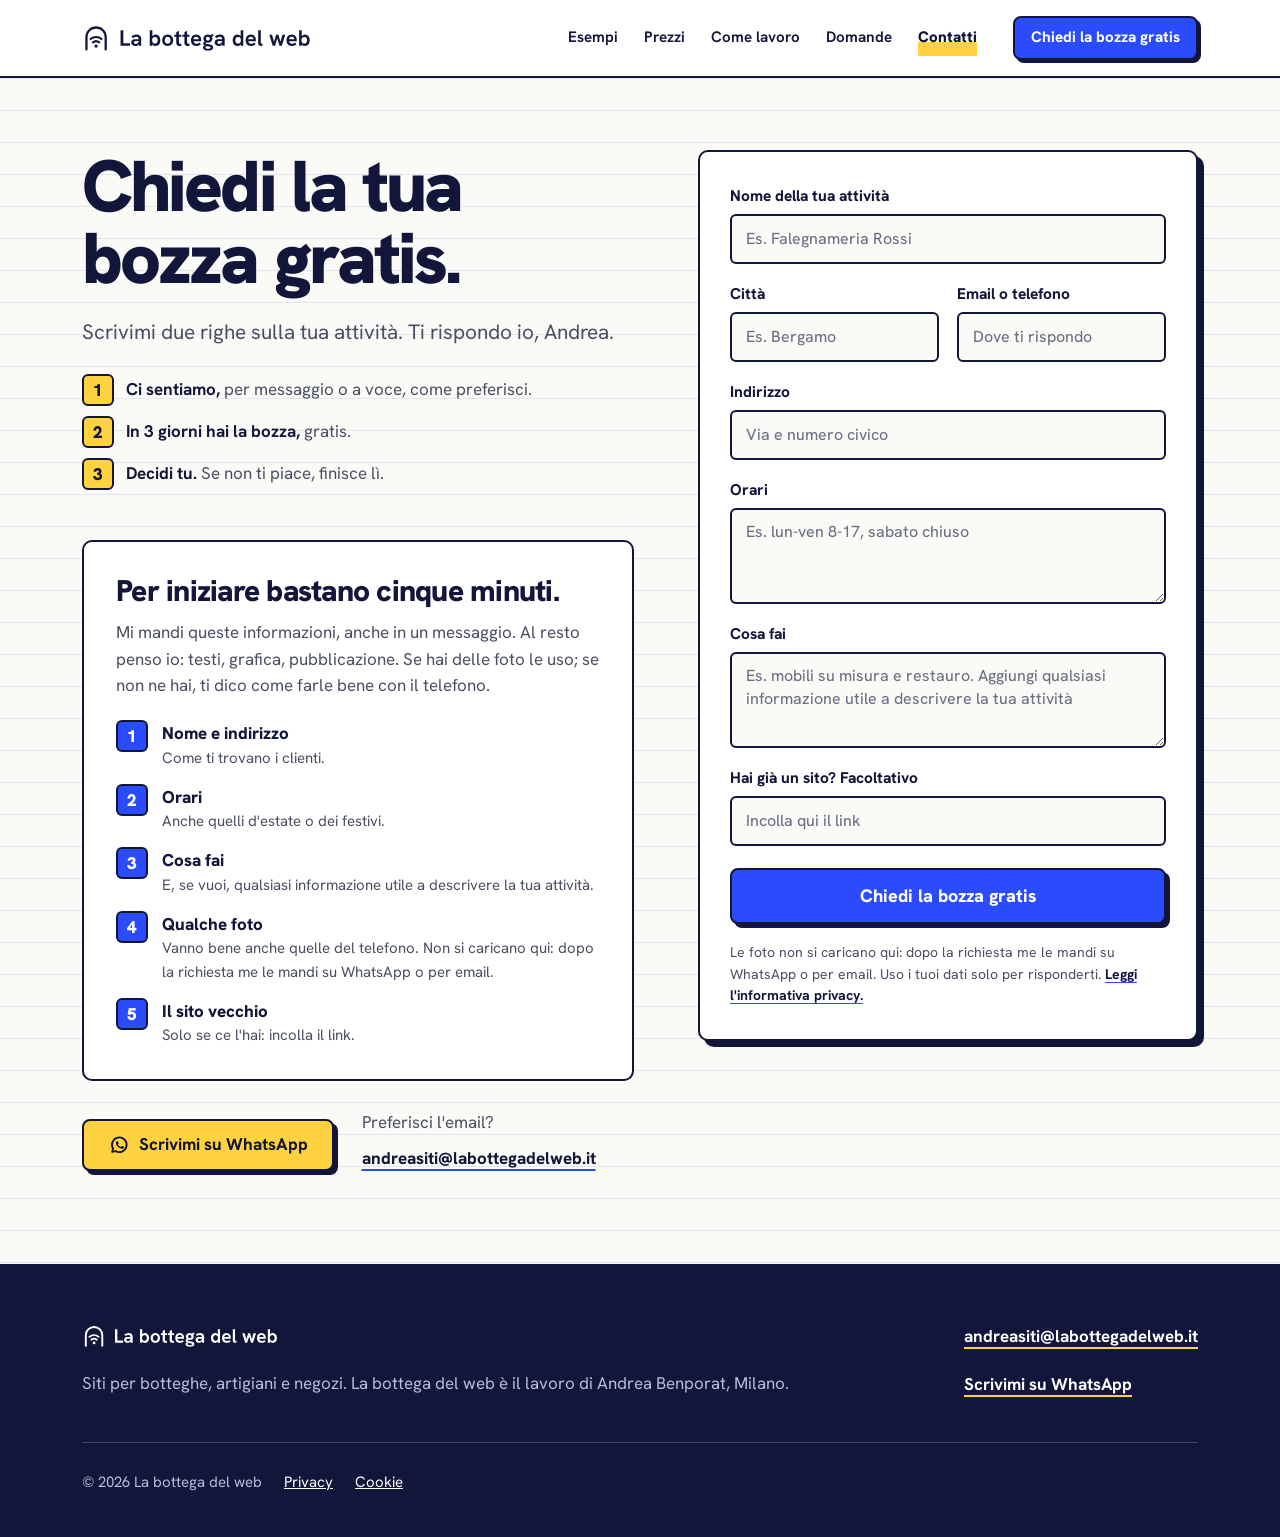
<file: contatti/index.html>
<!doctype html>
<html lang="it">
<head>
<meta charset="utf-8">
<meta name="viewport" content="width=device-width, initial-scale=1">
<title>Chiedi la bozza gratis | La bottega del web</title>
<meta name="robots" content="noindex, nofollow">
<meta name="description" content="Scrivimi due righe sulla tua attività: ti rispondo io e in 3 giorni hai la bozza gratis. Se non ti piace, non paghi niente.">
<meta name="theme-color" content="#12163A">
<link rel="icon" href="../img/favicon.svg" type="image/svg+xml">
<link rel="preload" href="../assets/font/HankenGrotesk-var.woff2" as="font" type="font/woff2" crossorigin>
<!-- ANALYTICS: qui va lo script di Cloudflare Web Analytics (token da creare nel pannello Cloudflare) -->
<link rel="stylesheet" href="../assets/stile.css">
</head>
<body>
<a class="skip" href="#contenuto">Vai al contenuto</a>

<header class="barra">
  <div class="wrap barra-in">
    <a class="logo" href="../"><img src="../img/logo.svg" alt="La bottega del web" width="409" height="50"></a>
    <nav class="voci" aria-label="Principale">
      <a href="../esempi/">Esempi</a><a href="../prezzi/">Prezzi</a><a href="../come-lavoro/">Come lavoro</a><a href="../domande/">Domande</a><a href="../contatti/" aria-current="page">Contatti</a>
    </nav>
    <a class="btn btn-piccolo" href="../contatti/" data-evento="cta-bozza-barra"><span class="lungo">Chiedi la bozza gratis</span><span class="corto">Bozza gratis</span></a>
  </div>
  <nav class="voci-tel" aria-label="Principale, da telefono">
    <a href="../esempi/">Esempi</a><a href="../prezzi/">Prezzi</a><a href="../come-lavoro/">Come lavoro</a><a href="../domande/">Domande</a><a href="../contatti/" aria-current="page">Contatti</a>
  </nav>
</header>

<main id="contenuto">

<section class="sez testa-pag" id="contatti" aria-labelledby="titolo-pag">
  <div class="wrap contatti-g">
    <div class="c-intro">
      <h1 class="h1p" id="titolo-pag">Chiedi la tua bozza gratis.</h1>
      <p class="lead">Scrivimi due righe sulla tua attività. Ti rispondo io, Andrea.</p>
      <ol class="tre"><li><b>Ci sentiamo,</b> <span>per messaggio o a voce, come preferisci.</span></li><li><b>In 3 giorni hai la bozza,</b> <span>gratis.</span></li><li><b>Decidi tu.</b> <span>Se non ti piace, finisce lì.</span></li></ol>
    </div>
    <div class="c-info">
      <div class="serve-c"><h2>Per iniziare bastano cinque minuti.</h2><p>Mi mandi queste informazioni, anche in un messaggio. Al resto penso io: testi, grafica, pubblicazione. Se hai delle foto le uso; se non ne hai, ti dico come farle bene con il telefono.</p>
      <ol class="elenco">
      <li><span class="nn" aria-hidden="true">1</span><span><b>Nome e indirizzo</b><small>Come ti trovano i clienti.</small></span></li>
      <li><span class="nn" aria-hidden="true">2</span><span><b>Orari</b><small>Anche quelli d'estate o dei festivi.</small></span></li>
      <li><span class="nn" aria-hidden="true">3</span><span><b>Cosa fai</b><small>E, se vuoi, qualsiasi informazione utile a descrivere la tua attività.</small></span></li>
      <li><span class="nn" aria-hidden="true">4</span><span><b>Qualche foto</b><small>Vanno bene anche quelle del telefono. Non si caricano qui: dopo la richiesta me le mandi su WhatsApp o per email.</small></span></li>
      <li><span class="nn" aria-hidden="true">5</span><span><b>Il sito vecchio</b><small>Solo se ce l'hai: incolla il link.</small></span></li>
      </ol></div>
      <div class="c-azioni">
        <a class="btn btn-giallo" href="../vai/whatsapp/" data-evento="whatsapp-contatti"><svg class="ico-wa" viewBox="0 0 24 24" aria-hidden="true"><path fill="none" stroke="currentColor" stroke-width="2" stroke-linejoin="round" d="M4.5 19.5l1-3.6A8 8 0 1 1 8.4 18.7z"/><path fill="currentColor" d="M9.2 8.3c.2-.4.5-.4.7-.4h.5c.2 0 .4 0 .5.4l.7 1.6c.1.2 0 .4-.1.6l-.5.6c-.1.1-.2.3 0 .5.3.6 1.4 1.9 2.8 2.5.2.1.4.1.5-.1l.7-.8c.2-.2.4-.2.6-.1l1.6.8c.2.1.3.2.3.4 0 .6-.3 1.4-1 1.7-.7.3-1.9.4-3.7-.6-2.2-1.2-3.5-3.4-3.8-4-.4-.9-.4-1.9.2-3.1z"/></svg>Scrivimi su WhatsApp</a>
        <p class="preferisci">Preferisci l'email?<br><a class="link-forte" href="mailto:andreasiti@labottegadelweb.it">andreasiti@labottegadelweb.it</a></p>
      </div>
    </div>
<form class="modulo" id="modulo" action="https://api.web3forms.com/submit" method="post" data-endpoint="https://api.web3forms.com/submit" data-grazie="../grazie/">
<input type="hidden" name="access_key" value="ae239eec-7b14-46b5-bcc5-e58ee668ce88"><input type="hidden" name="subject" value="Richiesta di bozza gratis dal sito"><input type="hidden" name="from_name" value="La bottega del web, modulo del sito"><input type="hidden" name="redirect" value="https://labottegadelweb.it/grazie/">
<label for="attivita">Nome della tua attività<input type="text" id="attivita" name="attivita" placeholder="Es. Falegnameria Rossi" required aria-required="true" autocomplete="organization"><span class="errore" id="e-attivita" role="alert"></span></label>
<div class="due"><label for="citta">Città<input type="text" id="citta" name="citta" placeholder="Es. Bergamo" required aria-required="true" autocomplete="address-level2"><span class="errore" id="e-citta" role="alert"></span></label><label for="recapito">Email o telefono<input type="text" id="recapito" name="recapito" placeholder="Dove ti rispondo" required aria-required="true" autocomplete="email"><span class="errore" id="e-recapito" role="alert"></span></label></div>
<label for="indirizzo">Indirizzo<input type="text" id="indirizzo" name="indirizzo" placeholder="Via e numero civico" required aria-required="true" autocomplete="street-address"><span class="errore" id="e-indirizzo" role="alert"></span></label>
<label for="orari">Orari<textarea id="orari" name="orari" rows="3" placeholder="Es. lun-ven 8-17, sabato chiuso" required aria-required="true"></textarea><span class="errore" id="e-orari" role="alert"></span></label>
<label for="cosafai">Cosa fai<textarea id="cosafai" name="cosafai" rows="3" placeholder="Es. mobili su misura e restauro. Aggiungi qualsiasi informazione utile a descrivere la tua attività" required aria-required="true"></textarea><span class="errore" id="e-cosafai" role="alert"></span></label>
<label for="sito">Hai già un sito? Facoltativo<input type="text" id="sito" name="sito" placeholder="Incolla qui il link" inputmode="url"></label>
<input type="checkbox" name="botcheck" class="esca" tabindex="-1" autocomplete="off" aria-hidden="true">
<button type="submit">Chiedi la bozza gratis</button>
<p class="esito" id="esito" role="status"></p>
<p class="privacy">Le foto non si caricano qui: dopo la richiesta me le mandi su WhatsApp o per email. Uso i tuoi dati solo per risponderti. <a href="../privacy/">Leggi l'informativa privacy.</a></p>
</form>
  </div>
</section>
<script>
(function(){var f=document.getElementById("modulo");f.noValidate=true;
var msg={attivita:"Scrivi il nome della tua attività.",citta:"Scrivi la città.",indirizzo:"Scrivi l'indirizzo.",orari:"Scrivi gli orari.",cosafai:"Scrivi cosa fai.",recapito:"Controlla l'email o il numero: così non riesco a risponderti."};
function ok(id,v){v=v.trim();if(!v)return false;if(id!=="recapito")return true;return /^[^\s@]+@[^\s@]+\.[^\s@]{2,}$/.test(v)||/^\d{6,15}$/.test(v.replace(/[\s.\-\/()]/g,"").replace(/^\+/,""))}
var es=document.getElementById("esito"),bt=f.querySelector("button");
function errore(){es.innerHTML='Il messaggio non è partito. Riprova, oppure scrivimi a <a href="mailto:andreasiti@labottegadelweb.it">andreasiti@labottegadelweb.it</a>.';bt.disabled=false}
f.addEventListener("submit",function(e){var bad=null,d={};
["attivita","citta","indirizzo","recapito","orari","cosafai"].forEach(function(id){var i=f.elements[id],g=ok(id,i.value);d[id]=i.value.trim();
document.getElementById("e-"+id).textContent=g?"":msg[id];i.setAttribute("aria-invalid",g?"false":"true");if(!g&&!bad)bad=i});
if(bad){e.preventDefault();bad.focus();return}
if(f.elements.botcheck&&f.elements.botcheck.checked){e.preventDefault();return}
var cosa=d.cosafai,s=f.elements.sito.value.trim(),ind=d.indirizzo,ora=d.orari;
if(f.elements.access_key){e.preventDefault();bt.disabled=true;es.textContent="Invio in corso…";
var o={access_key:f.elements.access_key.value,subject:f.elements.subject.value,from_name:f.elements.from_name.value,attivita:d.attivita,citta:d.citta,recapito:d.recapito};
if(cosa)o.cosafai=cosa;if(ind)o.indirizzo=ind;if(ora)o.orari=ora;if(s)o.sito=s;if(/^[^\s@]+@[^\s@]+\.[^\s@]{2,}$/.test(d.recapito))o.replyto=d.recapito;
fetch(f.dataset.endpoint,{method:"POST",headers:{"Content-Type":"application/json",Accept:"application/json"},body:JSON.stringify(o)})
.then(function(r){return r.json()}).then(function(j){if(j&&j.success){location.href=f.dataset.grazie}else{errore()}}).catch(errore);return}
});})();</script>

</main>

<footer class="piede">
  <div class="wrap">
    <div class="piede-g">
      <div>
        <a class="logo" href="../"><img src="../img/logo-bianco.svg" alt="La bottega del web" width="409" height="50"></a>
        <p>Siti per botteghe, artigiani e negozi. La bottega del web è il lavoro di Andrea Benporat, Milano.</p>
      </div>
      <div class="contatti-p">
        <a href="mailto:andreasiti@labottegadelweb.it">andreasiti@labottegadelweb.it</a>
        <a href="../vai/whatsapp/" data-evento="whatsapp-footer">Scrivimi su WhatsApp</a>
      </div>
    </div>
    <div class="piede-riga"><span>© 2026 La bottega del web</span><a href="../privacy/">Privacy</a><a href="../cookie/">Cookie</a><!-- DA INSERIRE: P.IVA, se/quando aperta (vedi 01-piano/sito-ufficiale-LANCIO.md) --></div>
  </div>
</footer>
</body>
</html>
</file>
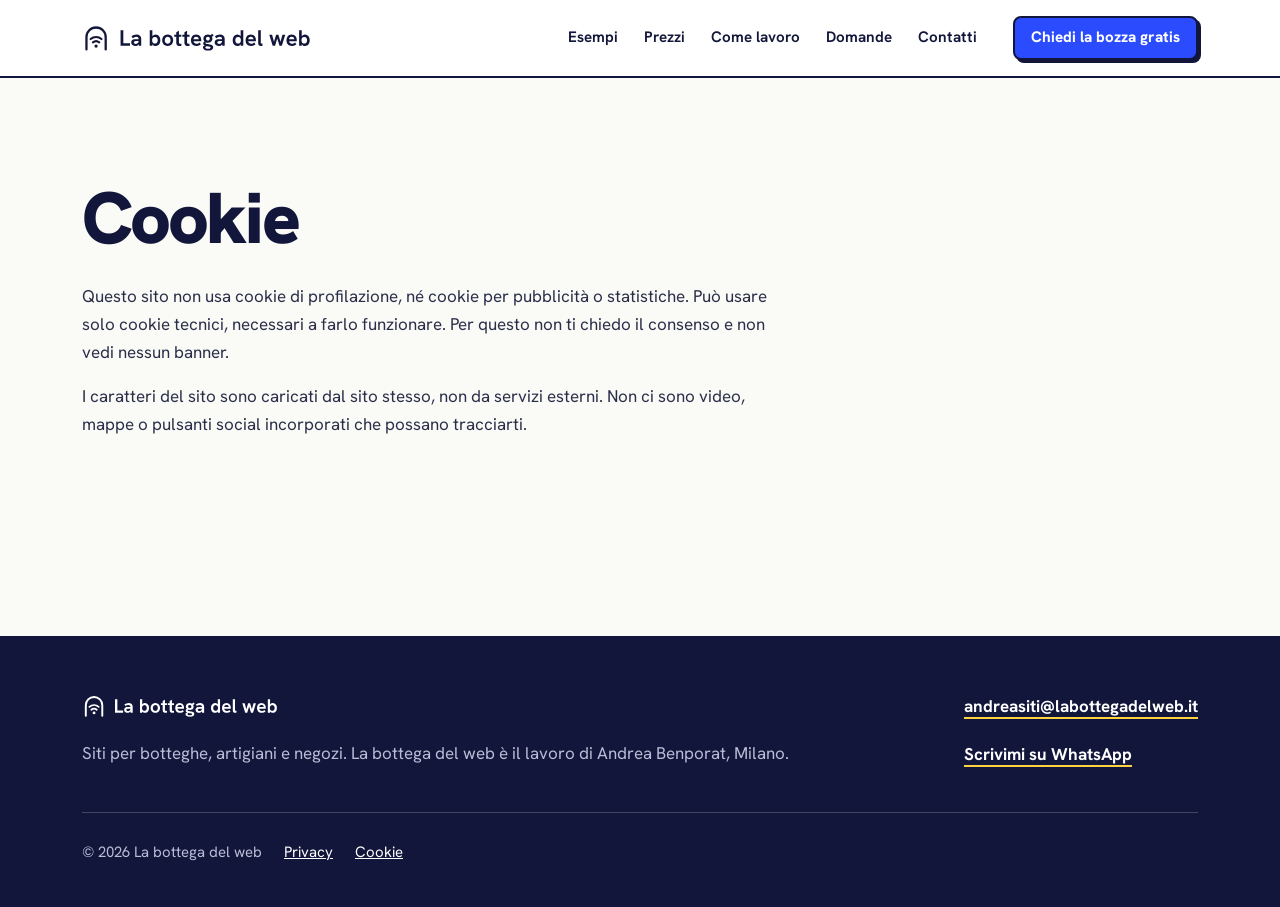
<file: cookie/index.html>
<!doctype html>
<html lang="it">
<head>
<meta charset="utf-8">
<meta name="viewport" content="width=device-width, initial-scale=1">
<title>Cookie | La bottega del web</title>
<meta name="robots" content="noindex, nofollow">
<meta name="description" content="Questo sito non usa cookie di profilazione né banner: solo cookie tecnici.">
<meta name="theme-color" content="#12163A">
<link rel="icon" href="../img/favicon.svg" type="image/svg+xml">
<link rel="preload" href="../assets/font/HankenGrotesk-var.woff2" as="font" type="font/woff2" crossorigin>
<!-- ANALYTICS: qui va lo script di Cloudflare Web Analytics (token da creare nel pannello Cloudflare) -->
<link rel="stylesheet" href="../assets/stile.css">
</head>
<body>
<a class="skip" href="#contenuto">Vai al contenuto</a>

<header class="barra">
  <div class="wrap barra-in">
    <a class="logo" href="../"><img src="../img/logo.svg" alt="La bottega del web" width="409" height="50"></a>
    <nav class="voci" aria-label="Principale">
      <a href="../esempi/">Esempi</a><a href="../prezzi/">Prezzi</a><a href="../come-lavoro/">Come lavoro</a><a href="../domande/">Domande</a><a href="../contatti/">Contatti</a>
    </nav>
    <a class="btn btn-piccolo" href="../contatti/" data-evento="cta-bozza-barra"><span class="lungo">Chiedi la bozza gratis</span><span class="corto">Bozza gratis</span></a>
  </div>
  <nav class="voci-tel" aria-label="Principale, da telefono">
    <a href="../esempi/">Esempi</a><a href="../prezzi/">Prezzi</a><a href="../come-lavoro/">Come lavoro</a><a href="../domande/">Domande</a><a href="../contatti/">Contatti</a>
  </nav>
</header>

<main id="contenuto">

<section class="sez legale" aria-labelledby="titolo-pag"><div class="wrap"><div class="testo-lungo"><h1 class="h1p" id="titolo-pag">Cookie</h1><p>Questo sito non usa cookie di profilazione, né cookie per pubblicità o statistiche. Può usare solo cookie tecnici, necessari a farlo funzionare. Per questo non ti chiedo il consenso e non vedi nessun banner.</p><p>I caratteri del sito sono caricati dal sito stesso, non da servizi esterni. Non ci sono video, mappe o pulsanti social incorporati che possano tracciarti.</p></div></div></section>

</main>

<footer class="piede">
  <div class="wrap">
    <div class="piede-g">
      <div>
        <a class="logo" href="../"><img src="../img/logo-bianco.svg" alt="La bottega del web" width="409" height="50"></a>
        <p>Siti per botteghe, artigiani e negozi. La bottega del web è il lavoro di Andrea Benporat, Milano.</p>
      </div>
      <div class="contatti-p">
        <a href="mailto:andreasiti@labottegadelweb.it">andreasiti@labottegadelweb.it</a>
        <a href="../vai/whatsapp/" data-evento="whatsapp-footer">Scrivimi su WhatsApp</a>
      </div>
    </div>
    <div class="piede-riga"><span>© 2026 La bottega del web</span><a href="../privacy/">Privacy</a><a href="../cookie/">Cookie</a><!-- DA INSERIRE: P.IVA, se/quando aperta (vedi 01-piano/sito-ufficiale-LANCIO.md) --></div>
  </div>
</footer>
</body>
</html>
</file>
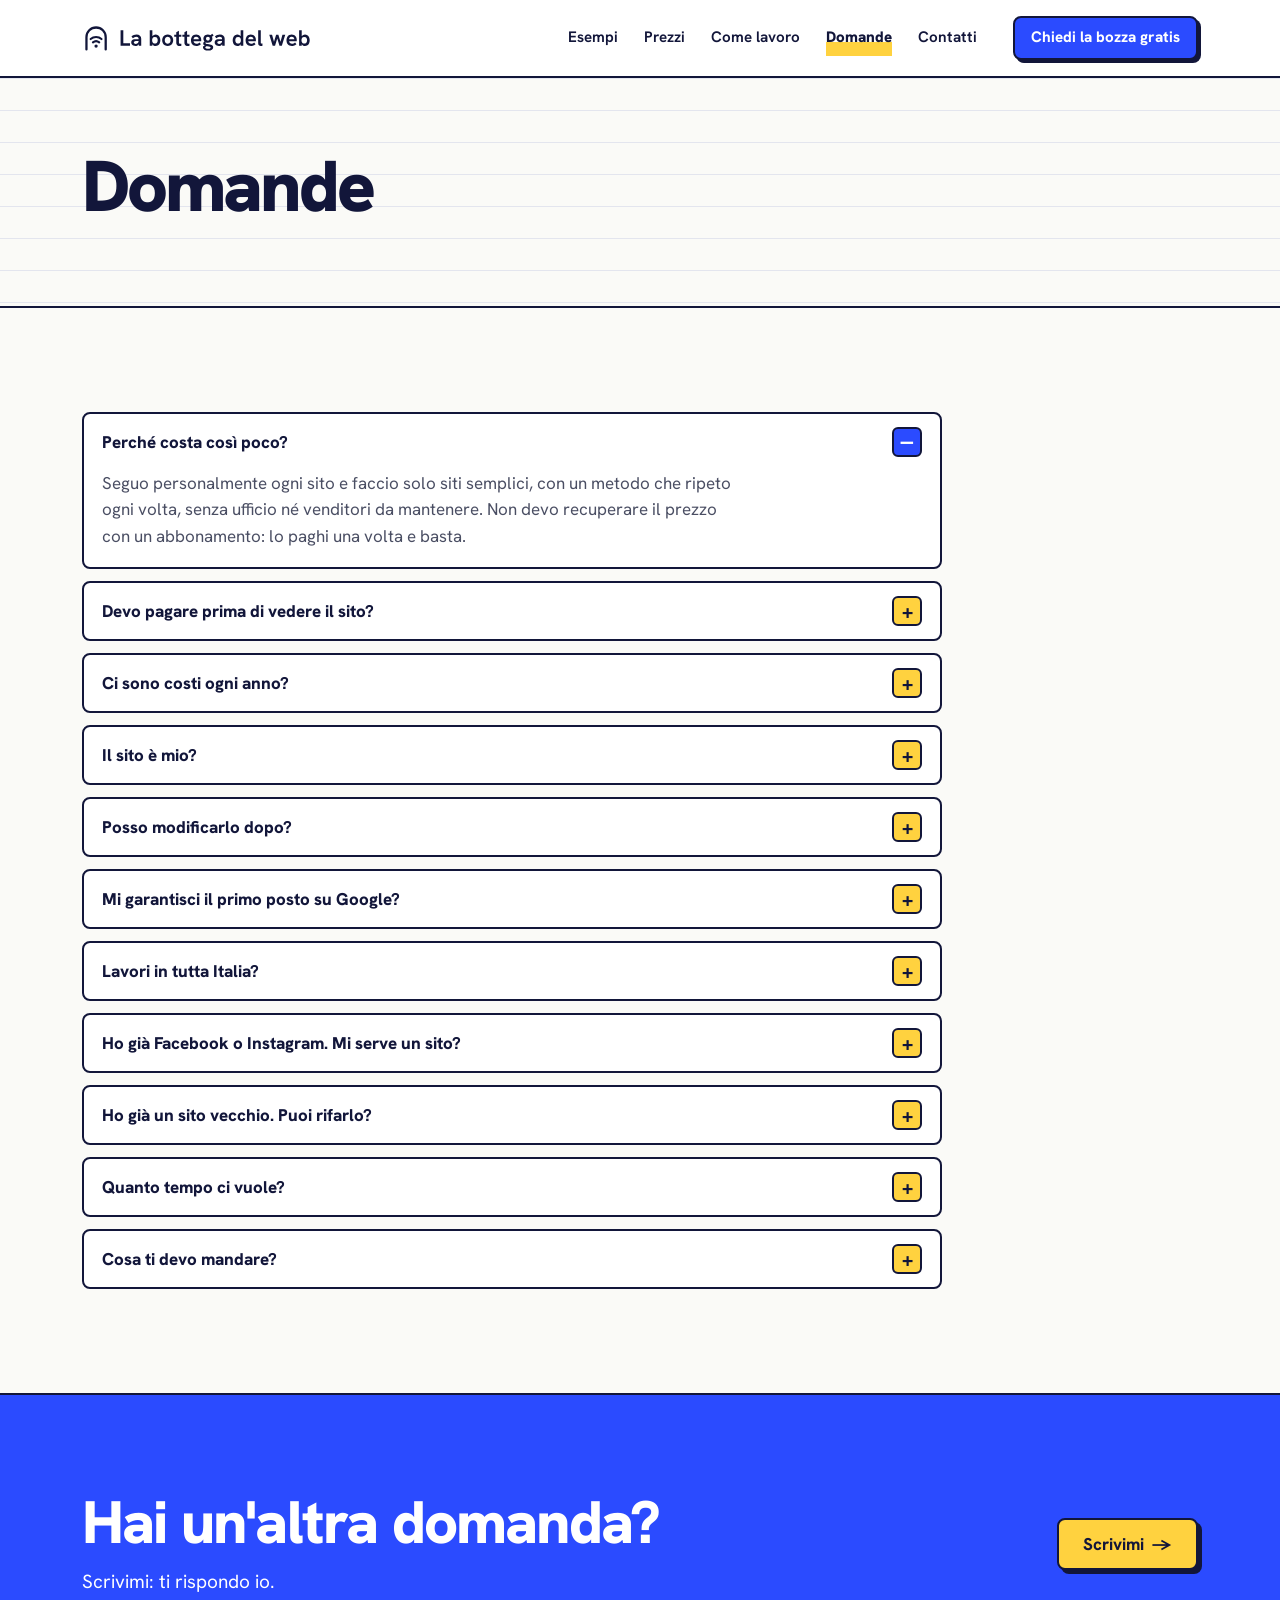
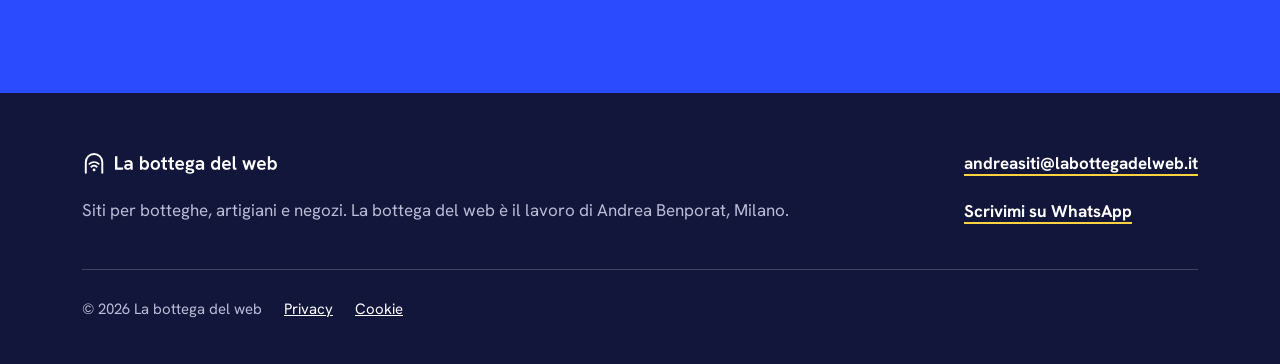
<file: domande/index.html>
<!doctype html>
<html lang="it">
<head>
<meta charset="utf-8">
<meta name="viewport" content="width=device-width, initial-scale=1">
<title>Domande frequenti | La bottega del web</title>
<meta name="robots" content="noindex, nofollow">
<meta name="description" content="Costi, tempi, dominio, modifiche e Google: le risposte alle domande più comuni su siti per botteghe, artigiani e negozi.">
<meta name="theme-color" content="#12163A">
<link rel="icon" href="../img/favicon.svg" type="image/svg+xml">
<link rel="preload" href="../assets/font/HankenGrotesk-var.woff2" as="font" type="font/woff2" crossorigin>
<!-- ANALYTICS: qui va lo script di Cloudflare Web Analytics (token da creare nel pannello Cloudflare) -->
<link rel="stylesheet" href="../assets/stile.css">
</head>
<body>
<a class="skip" href="#contenuto">Vai al contenuto</a>

<header class="barra">
  <div class="wrap barra-in">
    <a class="logo" href="../"><img src="../img/logo.svg" alt="La bottega del web" width="409" height="50"></a>
    <nav class="voci" aria-label="Principale">
      <a href="../esempi/">Esempi</a><a href="../prezzi/">Prezzi</a><a href="../come-lavoro/">Come lavoro</a><a href="../domande/" aria-current="page">Domande</a><a href="../contatti/">Contatti</a>
    </nav>
    <a class="btn btn-piccolo" href="../contatti/" data-evento="cta-bozza-barra"><span class="lungo">Chiedi la bozza gratis</span><span class="corto">Bozza gratis</span></a>
  </div>
  <nav class="voci-tel" aria-label="Principale, da telefono">
    <a href="../esempi/">Esempi</a><a href="../prezzi/">Prezzi</a><a href="../come-lavoro/">Come lavoro</a><a href="../domande/" aria-current="page">Domande</a><a href="../contatti/">Contatti</a>
  </nav>
</header>

<main id="contenuto">

<section class="testa-pag" aria-labelledby="titolo-pag">
  <div class="wrap">
    <h1 class="h1p" id="titolo-pag">Domande</h1>
  </div>
</section>

<section class="sez pag-domande" aria-labelledby="titolo-domande">
  <div class="wrap">
    <h2 class="sr" id="titolo-domande">Le domande più frequenti</h2>
    <!-- DA CONFERMARE: domanda «Dove sta il sito? E se un giorno smetti?» in attesa della decisione di Andrea su dove pubblicare i siti dei clienti. Non pubblicarla finché non c'è la risposta. -->
    <div class="domande">
      <details open><summary>Perché costa così poco?</summary><p>Seguo personalmente ogni sito e faccio solo siti semplici, con un metodo che ripeto ogni volta, senza ufficio né venditori da mantenere. Non devo recuperare il prezzo con un abbonamento: lo paghi una volta e basta.</p></details>
      <details><summary>Devo pagare prima di vedere il sito?</summary><p>No. Prima ricevi la bozza gratis. Paghi solo se ti piace e dai l'ok.</p></details>
      <details><summary>Ci sono costi ogni anno?</summary><p>Solo il dominio, circa 10-15 € l'anno, a tuo nome. Nel Completo il primo anno è incluso. Nessun abbonamento.</p></details>
      <details><summary>Il sito è mio?</summary><p>Sì. Il dominio è intestato a te e il sito è tuo. Non sei legato a me per sempre.</p></details>
      <details><summary>Posso modificarlo dopo?</summary><p>Sì. Ogni modifica, come orari, menu o foto, costa 49 €. La paghi solo quando ti serve.</p></details>
      <details><summary>Mi garantisci il primo posto su Google?</summary><p>No, e diffida di chi te lo promette. Nessuno controlla Google. Io scrivo i testi perché chi cerca la tua attività nella tua zona ti trovi più facilmente.</p></details>
      <details><summary>Lavori in tutta Italia?</summary><p>Sì. Lavoro a distanza: ci sentiamo per messaggio e il sito lo vedi dal tuo telefono.</p></details>
      <details><summary>Ho già Facebook o Instagram. Mi serve un sito?</summary><p>I social vanno bene, ma molti clienti cercano su Google, non sui social. E il sito è tuo: le regole non le cambia nessun altro.</p></details>
      <details><summary>Ho già un sito vecchio. Puoi rifarlo?</summary><p>Sì. Parto da quello che c'è e lo rifaccio moderno e leggibile da telefono.</p></details>
      <details><summary>Quanto tempo ci vuole?</summary><p>La bozza arriva in 3 giorni. Dopo il tuo ok, il sito è online in 7 giorni.</p></details>
      <details><summary>Cosa ti devo mandare?</summary><p>Nome, indirizzo, orari, cosa fai e, se li hai, prezzi e qualche foto. Se mancano le foto, ti dico come farle bene con il telefono.</p></details>
    </div>
  </div>
</section>

<section class="cobalto" aria-labelledby="titolo-chiusura">
  <div class="wrap chiusura">
    <div>
      <h2 class="h2" id="titolo-chiusura">Hai un'altra domanda?</h2>
      <p>Scrivimi: ti rispondo io.</p>
    </div>
    <a class="btn btn-giallo" href="../contatti/" data-evento="cta-bozza-domande">Scrivimi <span class="freccia" aria-hidden="true">→</span></a>
  </div>
</section>

</main>

<footer class="piede">
  <div class="wrap">
    <div class="piede-g">
      <div>
        <a class="logo" href="../"><img src="../img/logo-bianco.svg" alt="La bottega del web" width="409" height="50"></a>
        <p>Siti per botteghe, artigiani e negozi. La bottega del web è il lavoro di Andrea Benporat, Milano.</p>
      </div>
      <div class="contatti-p">
        <a href="mailto:andreasiti@labottegadelweb.it">andreasiti@labottegadelweb.it</a>
        <a href="../vai/whatsapp/" data-evento="whatsapp-footer">Scrivimi su WhatsApp</a>
      </div>
    </div>
    <div class="piede-riga"><span>© 2026 La bottega del web</span><a href="../privacy/">Privacy</a><a href="../cookie/">Cookie</a><!-- DA INSERIRE: P.IVA, se/quando aperta (vedi 01-piano/sito-ufficiale-LANCIO.md) --></div>
  </div>
</footer>
</body>
</html>
</file>
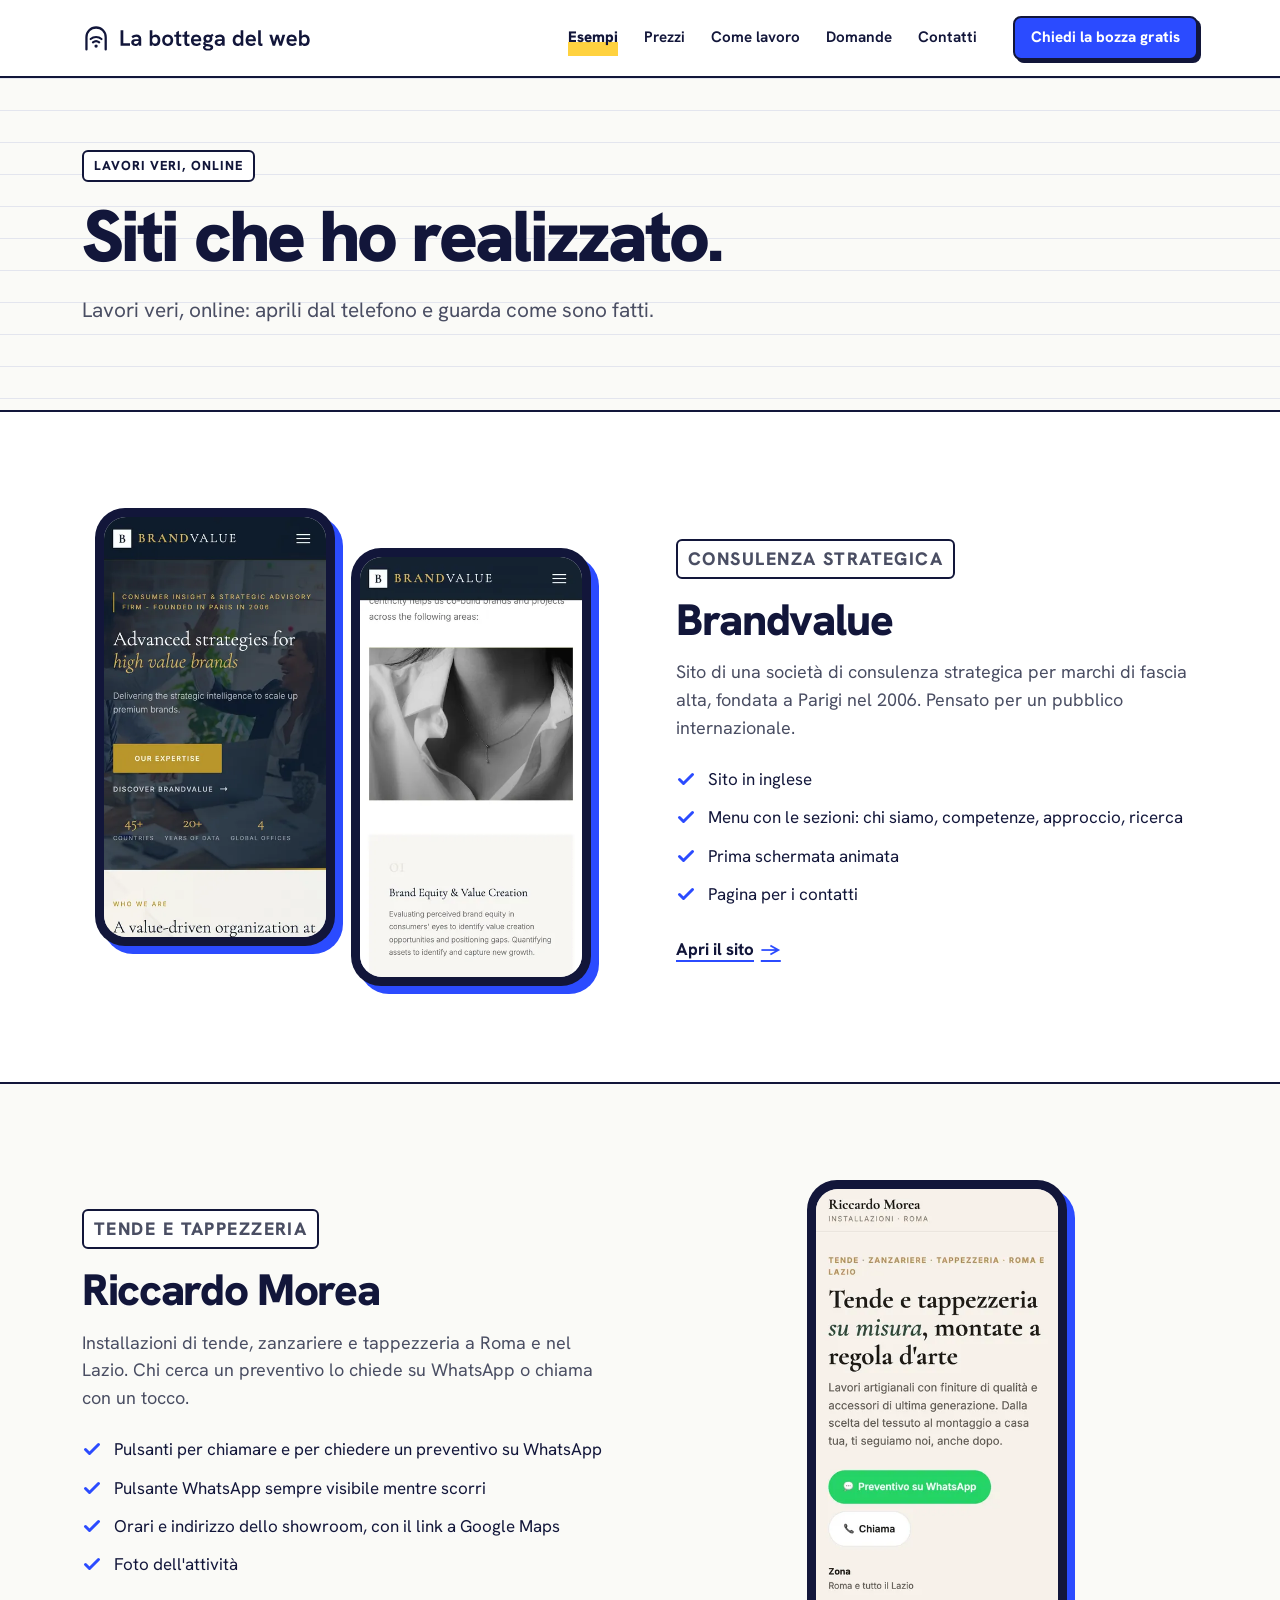
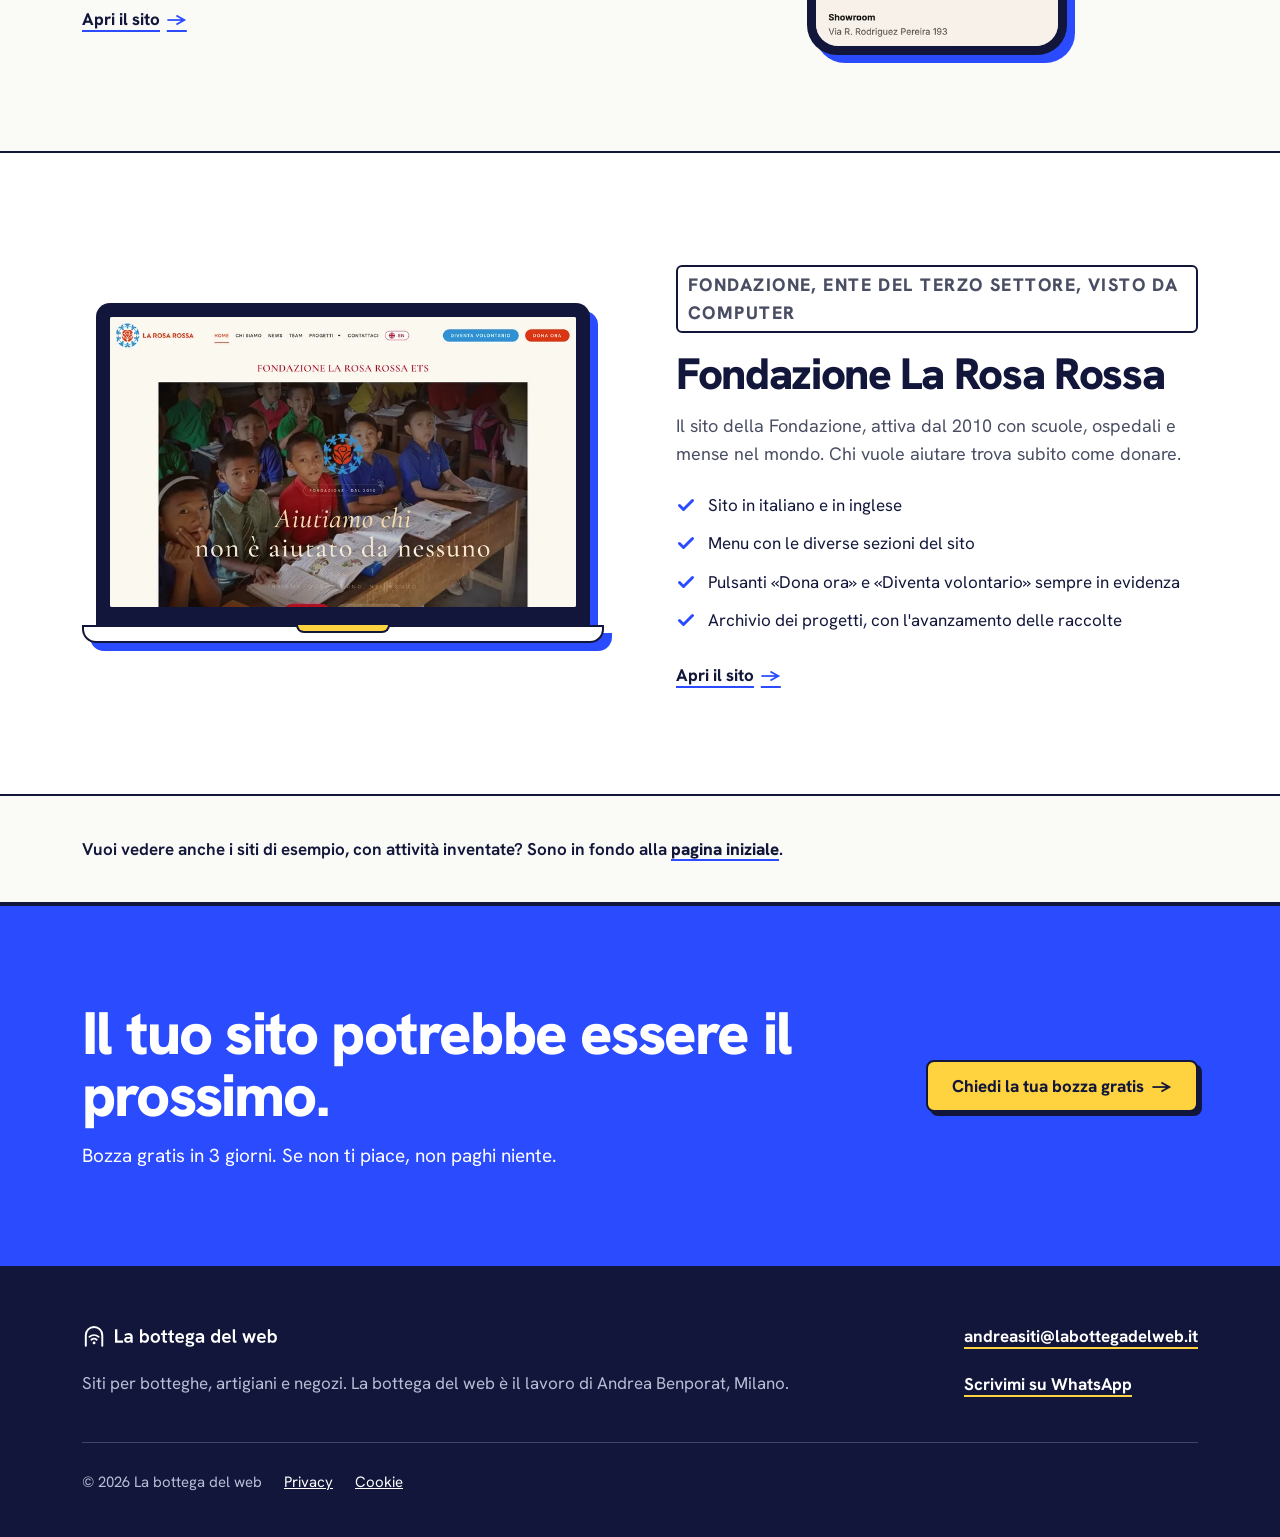
<file: esempi/index.html>
<!doctype html>
<html lang="it">
<head>
<meta charset="utf-8">
<meta name="viewport" content="width=device-width, initial-scale=1">
<title>Siti realizzati | La bottega del web</title>
<meta name="robots" content="noindex, nofollow">
<meta name="description" content="Tre siti che ho realizzato: una società di consulenza, tende e tappezzeria a Roma e una fondazione. Online, da aprire dal telefono.">
<meta name="theme-color" content="#12163A">
<link rel="icon" href="../img/favicon.svg" type="image/svg+xml">
<link rel="preload" href="../assets/font/HankenGrotesk-var.woff2" as="font" type="font/woff2" crossorigin>
<!-- ANALYTICS: qui va lo script di Cloudflare Web Analytics (token da creare nel pannello Cloudflare) -->
<link rel="stylesheet" href="../assets/stile.css">
</head>
<body>
<a class="skip" href="#contenuto">Vai al contenuto</a>

<header class="barra">
  <div class="wrap barra-in">
    <a class="logo" href="../"><img src="../img/logo.svg" alt="La bottega del web" width="409" height="50"></a>
    <nav class="voci" aria-label="Principale">
      <a href="../esempi/" aria-current="page">Esempi</a><a href="../prezzi/">Prezzi</a><a href="../come-lavoro/">Come lavoro</a><a href="../domande/">Domande</a><a href="../contatti/">Contatti</a>
    </nav>
    <a class="btn btn-piccolo" href="../contatti/" data-evento="cta-bozza-barra"><span class="lungo">Chiedi la bozza gratis</span><span class="corto">Bozza gratis</span></a>
  </div>
  <nav class="voci-tel" aria-label="Principale, da telefono">
    <a href="../esempi/" aria-current="page">Esempi</a><a href="../prezzi/">Prezzi</a><a href="../come-lavoro/">Come lavoro</a><a href="../domande/">Domande</a><a href="../contatti/">Contatti</a>
  </nav>
</header>

<main id="contenuto">

<section class="testa-pag" aria-labelledby="titolo-pag">
  <div class="wrap">
    <p class="et">Lavori veri, online</p>
    <h1 class="h1p" id="titolo-pag">Siti che ho realizzato.</h1>
    <p class="lead">Lavori veri, online: aprili dal telefono e guarda come sono fatti.</p>
  </div>
</section>

<section class="lav alt" aria-labelledby="t-brandvalue">
  <div class="wrap lav-g">
    <div class="lav-vis"><div class="tel"><div class="scr"><img src="../img/ex-brandvalue.webp" srcset="../img/ex-brandvalue-400.webp 400w, ../img/ex-brandvalue.webp 780w" sizes="(max-width:899px) 46vw, 240px" alt="La pagina iniziale del sito di Brandvalue: titolo, foto e pulsante, visti da telefono" width="780" height="1688" fetchpriority="high"></div></div><div class="tel"><div class="scr"><img src="../img/ex-brandvalue-2.webp" srcset="../img/ex-brandvalue-2-400.webp 400w, ../img/ex-brandvalue-2.webp 780w" sizes="(max-width:899px) 46vw, 240px" alt="Le aree di competenza nel sito di Brandvalue, viste da telefono" width="780" height="1688" fetchpriority="high"></div></div></div>
    <div class="lav-testo">
      <p class="et">Consulenza strategica</p>
      <h2 class="h2" id="t-brandvalue">Brandvalue</h2>
      <p>Sito di una società di consulenza strategica per marchi di fascia alta, fondata a Parigi nel 2006. Pensato per un pubblico internazionale.</p>
      <ul class="spunte"><li><svg viewBox="0 0 20 20" aria-hidden="true"><path d="M3.5 10.5l4 4 9-9" fill="none" stroke="#2B4BFF" stroke-width="3" stroke-linecap="round" stroke-linejoin="round"/></svg><span>Sito in inglese</span></li><li><svg viewBox="0 0 20 20" aria-hidden="true"><path d="M3.5 10.5l4 4 9-9" fill="none" stroke="#2B4BFF" stroke-width="3" stroke-linecap="round" stroke-linejoin="round"/></svg><span>Menu con le sezioni: chi siamo, competenze, approccio, ricerca</span></li><li><svg viewBox="0 0 20 20" aria-hidden="true"><path d="M3.5 10.5l4 4 9-9" fill="none" stroke="#2B4BFF" stroke-width="3" stroke-linecap="round" stroke-linejoin="round"/></svg><span>Prima schermata animata</span></li><li><svg viewBox="0 0 20 20" aria-hidden="true"><path d="M3.5 10.5l4 4 9-9" fill="none" stroke="#2B4BFF" stroke-width="3" stroke-linecap="round" stroke-linejoin="round"/></svg><span>Pagina per i contatti</span></li></ul>
      <a class="link-forte" href="https://brandvalue.it/">Apri il sito <span class="freccia" aria-hidden="true">→</span></a>
    </div>
  </div>
</section>

<section class="lav" aria-labelledby="t-morea">
  <div class="wrap lav-g inverti">
    <div class="lav-vis"><div class="tel solo"><div class="scr"><img src="../img/ex-morea.webp" srcset="../img/ex-morea-400.webp 400w, ../img/ex-morea.webp 780w" sizes="(max-width:899px) 46vw, 240px" alt="La pagina iniziale del sito di Riccardo Morea, tende e tappezzeria a Roma, vista da telefono" width="780" height="1688" loading="lazy"></div></div></div>
    <div class="lav-testo">
      <p class="et">Tende e tappezzeria</p>
      <h2 class="h2" id="t-morea">Riccardo Morea</h2>
      <p>Installazioni di tende, zanzariere e tappezzeria a Roma e nel Lazio. Chi cerca un preventivo lo chiede su WhatsApp o chiama con un tocco.</p>
      <ul class="spunte"><li><svg viewBox="0 0 20 20" aria-hidden="true"><path d="M3.5 10.5l4 4 9-9" fill="none" stroke="#2B4BFF" stroke-width="3" stroke-linecap="round" stroke-linejoin="round"/></svg><span>Pulsanti per chiamare e per chiedere un preventivo su WhatsApp</span></li><li><svg viewBox="0 0 20 20" aria-hidden="true"><path d="M3.5 10.5l4 4 9-9" fill="none" stroke="#2B4BFF" stroke-width="3" stroke-linecap="round" stroke-linejoin="round"/></svg><span>Pulsante WhatsApp sempre visibile mentre scorri</span></li><li><svg viewBox="0 0 20 20" aria-hidden="true"><path d="M3.5 10.5l4 4 9-9" fill="none" stroke="#2B4BFF" stroke-width="3" stroke-linecap="round" stroke-linejoin="round"/></svg><span>Orari e indirizzo dello showroom, con il link a Google Maps</span></li><li><svg viewBox="0 0 20 20" aria-hidden="true"><path d="M3.5 10.5l4 4 9-9" fill="none" stroke="#2B4BFF" stroke-width="3" stroke-linecap="round" stroke-linejoin="round"/></svg><span>Foto dell'attività</span></li></ul>
      <a class="link-forte" href="https://www.riccardomorea.it/">Apri il sito <span class="freccia" aria-hidden="true">→</span></a>
    </div>
  </div>
</section>

<section class="lav alt" aria-labelledby="t-rosarossa">
  <div class="wrap lav-g">
    <div class="lav-vis"><div class="pc"><div class="pc-schermo"><div class="scr"><img src="../img/ex-rosarossa-pc.webp" srcset="../img/ex-rosarossa-pc-800.webp 800w, ../img/ex-rosarossa-pc.webp 1600w" sizes="(max-width:899px) 92vw, 560px" alt="La pagina iniziale del sito della Fondazione La Rosa Rossa, vista da computer" width="1600" height="1000" loading="lazy"></div></div><div class="pc-base" aria-hidden="true"></div></div></div>
    <div class="lav-testo">
      <p class="et">Fondazione, Ente del Terzo Settore, visto da computer</p>
      <h2 class="h2" id="t-rosarossa">Fondazione La Rosa Rossa</h2>
      <p>Il sito della Fondazione, attiva dal 2010 con scuole, ospedali e mense nel mondo. Chi vuole aiutare trova subito come donare.</p>
      <ul class="spunte"><li><svg viewBox="0 0 20 20" aria-hidden="true"><path d="M3.5 10.5l4 4 9-9" fill="none" stroke="#2B4BFF" stroke-width="3" stroke-linecap="round" stroke-linejoin="round"/></svg><span>Sito in italiano e in inglese</span></li><li><svg viewBox="0 0 20 20" aria-hidden="true"><path d="M3.5 10.5l4 4 9-9" fill="none" stroke="#2B4BFF" stroke-width="3" stroke-linecap="round" stroke-linejoin="round"/></svg><span>Menu con le diverse sezioni del sito</span></li><li><svg viewBox="0 0 20 20" aria-hidden="true"><path d="M3.5 10.5l4 4 9-9" fill="none" stroke="#2B4BFF" stroke-width="3" stroke-linecap="round" stroke-linejoin="round"/></svg><span>Pulsanti «Dona ora» e «Diventa volontario» sempre in evidenza</span></li><li><svg viewBox="0 0 20 20" aria-hidden="true"><path d="M3.5 10.5l4 4 9-9" fill="none" stroke="#2B4BFF" stroke-width="3" stroke-linecap="round" stroke-linejoin="round"/></svg><span>Archivio dei progetti, con l'avanzamento delle raccolte</span></li></ul>
      <a class="link-forte" href="https://larosarossa.org/">Apri il sito <span class="freccia" aria-hidden="true">→</span></a>
    </div>
  </div>
</section>

<div class="nota-esempi"><p class="wrap">Vuoi vedere anche i siti di esempio, con attività inventate? Sono in fondo alla <a href="../">pagina iniziale</a>.</p></div>

<section class="cobalto" aria-labelledby="titolo-chiusura">
  <div class="wrap chiusura">
    <div>
      <h2 class="h2" id="titolo-chiusura">Il tuo sito potrebbe essere il prossimo.</h2>
      <p>Bozza gratis in 3 giorni. Se non ti piace, non paghi niente.</p>
    </div>
    <a class="btn btn-giallo" href="../contatti/" data-evento="cta-bozza-esempi">Chiedi la tua bozza gratis <span class="freccia" aria-hidden="true">→</span></a>
  </div>
</section>

</main>

<footer class="piede">
  <div class="wrap">
    <div class="piede-g">
      <div>
        <a class="logo" href="../"><img src="../img/logo-bianco.svg" alt="La bottega del web" width="409" height="50"></a>
        <p>Siti per botteghe, artigiani e negozi. La bottega del web è il lavoro di Andrea Benporat, Milano.</p>
      </div>
      <div class="contatti-p">
        <a href="mailto:andreasiti@labottegadelweb.it">andreasiti@labottegadelweb.it</a>
        <a href="../vai/whatsapp/" data-evento="whatsapp-footer">Scrivimi su WhatsApp</a>
      </div>
    </div>
    <div class="piede-riga"><span>© 2026 La bottega del web</span><a href="../privacy/">Privacy</a><a href="../cookie/">Cookie</a><!-- DA INSERIRE: P.IVA, se/quando aperta (vedi 01-piano/sito-ufficiale-LANCIO.md) --></div>
  </div>
</footer>
</body>
</html>
</file>
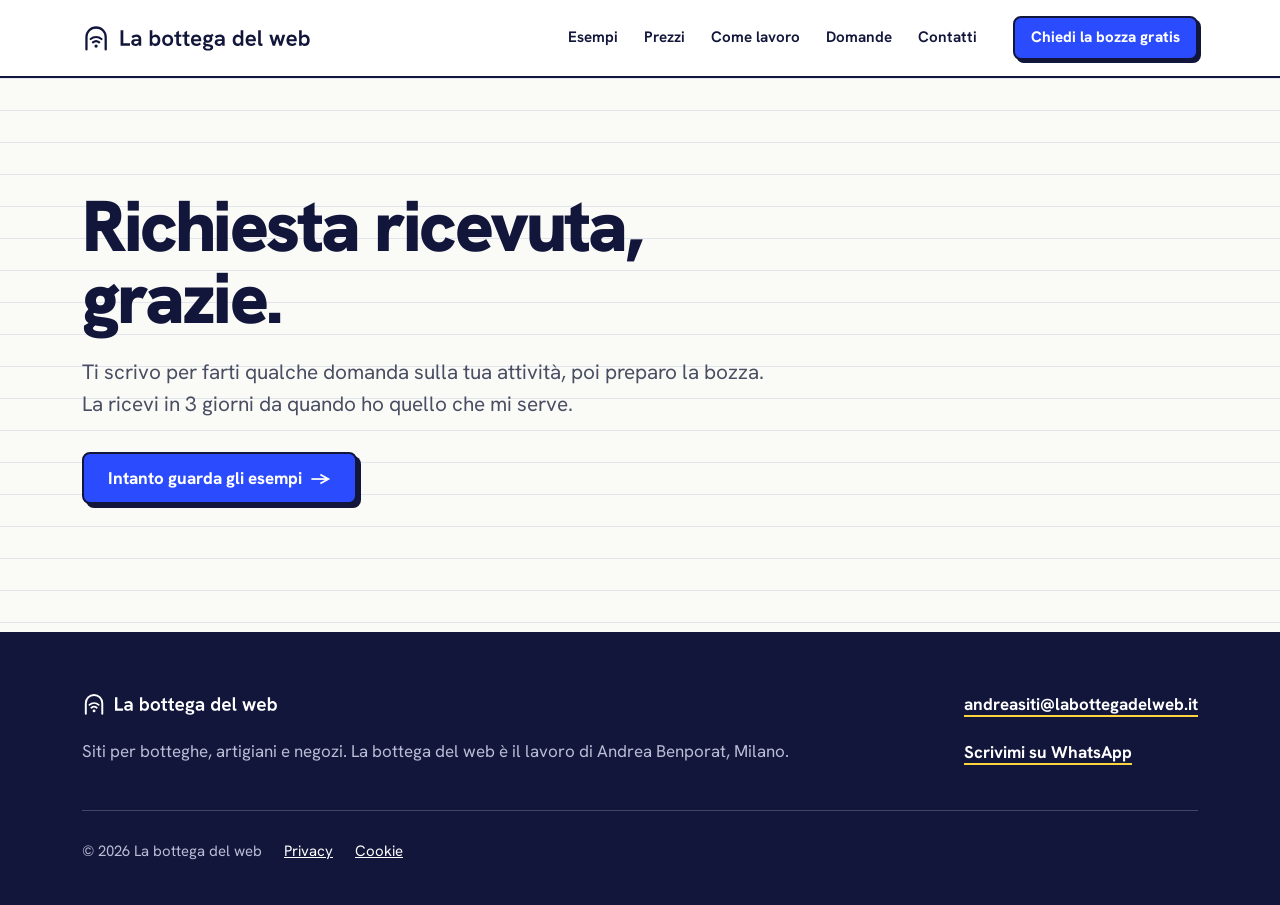
<file: grazie/index.html>
<!doctype html>
<html lang="it">
<head>
<meta charset="utf-8">
<meta name="viewport" content="width=device-width, initial-scale=1">
<title>Richiesta ricevuta | La bottega del web</title>
<meta name="robots" content="noindex, nofollow">
<meta name="description" content="Richiesta ricevuta: ti scrivo io per qualche domanda sulla tua attività.">
<meta name="theme-color" content="#12163A">
<link rel="icon" href="../img/favicon.svg" type="image/svg+xml">
<link rel="preload" href="../assets/font/HankenGrotesk-var.woff2" as="font" type="font/woff2" crossorigin>
<!-- ANALYTICS: qui va lo script di Cloudflare Web Analytics (token da creare nel pannello Cloudflare) -->
<link rel="stylesheet" href="../assets/stile.css">
</head>
<body>
<a class="skip" href="#contenuto">Vai al contenuto</a>

<header class="barra">
  <div class="wrap barra-in">
    <a class="logo" href="../"><img src="../img/logo.svg" alt="La bottega del web" width="409" height="50"></a>
    <nav class="voci" aria-label="Principale">
      <a href="../esempi/">Esempi</a><a href="../prezzi/">Prezzi</a><a href="../come-lavoro/">Come lavoro</a><a href="../domande/">Domande</a><a href="../contatti/">Contatti</a>
    </nav>
    <a class="btn btn-piccolo" href="../contatti/" data-evento="cta-bozza-barra"><span class="lungo">Chiedi la bozza gratis</span><span class="corto">Bozza gratis</span></a>
  </div>
  <nav class="voci-tel" aria-label="Principale, da telefono">
    <a href="../esempi/">Esempi</a><a href="../prezzi/">Prezzi</a><a href="../come-lavoro/">Come lavoro</a><a href="../domande/">Domande</a><a href="../contatti/">Contatti</a>
  </nav>
</header>

<main id="contenuto">

<section class="centro" aria-labelledby="titolo-pag">
  <div class="wrap"><div class="centro-in">
    <h1 class="h1p" id="titolo-pag">Richiesta ricevuta, grazie.</h1>
    <p class="lead">Ti scrivo per farti qualche domanda sulla tua attività, poi preparo la bozza. La ricevi in 3 giorni da quando ho quello che mi serve.</p>
    <div class="azioni"><a class="btn" href="../esempi/">Intanto guarda gli esempi <span class="freccia" aria-hidden="true">→</span></a></div>
  </div></div>
</section>

</main>

<footer class="piede">
  <div class="wrap">
    <div class="piede-g">
      <div>
        <a class="logo" href="../"><img src="../img/logo-bianco.svg" alt="La bottega del web" width="409" height="50"></a>
        <p>Siti per botteghe, artigiani e negozi. La bottega del web è il lavoro di Andrea Benporat, Milano.</p>
      </div>
      <div class="contatti-p">
        <a href="mailto:andreasiti@labottegadelweb.it">andreasiti@labottegadelweb.it</a>
        <a href="../vai/whatsapp/" data-evento="whatsapp-footer">Scrivimi su WhatsApp</a>
      </div>
    </div>
    <div class="piede-riga"><span>© 2026 La bottega del web</span><a href="../privacy/">Privacy</a><a href="../cookie/">Cookie</a><!-- DA INSERIRE: P.IVA, se/quando aperta (vedi 01-piano/sito-ufficiale-LANCIO.md) --></div>
  </div>
</footer>
</body>
</html>
</file>
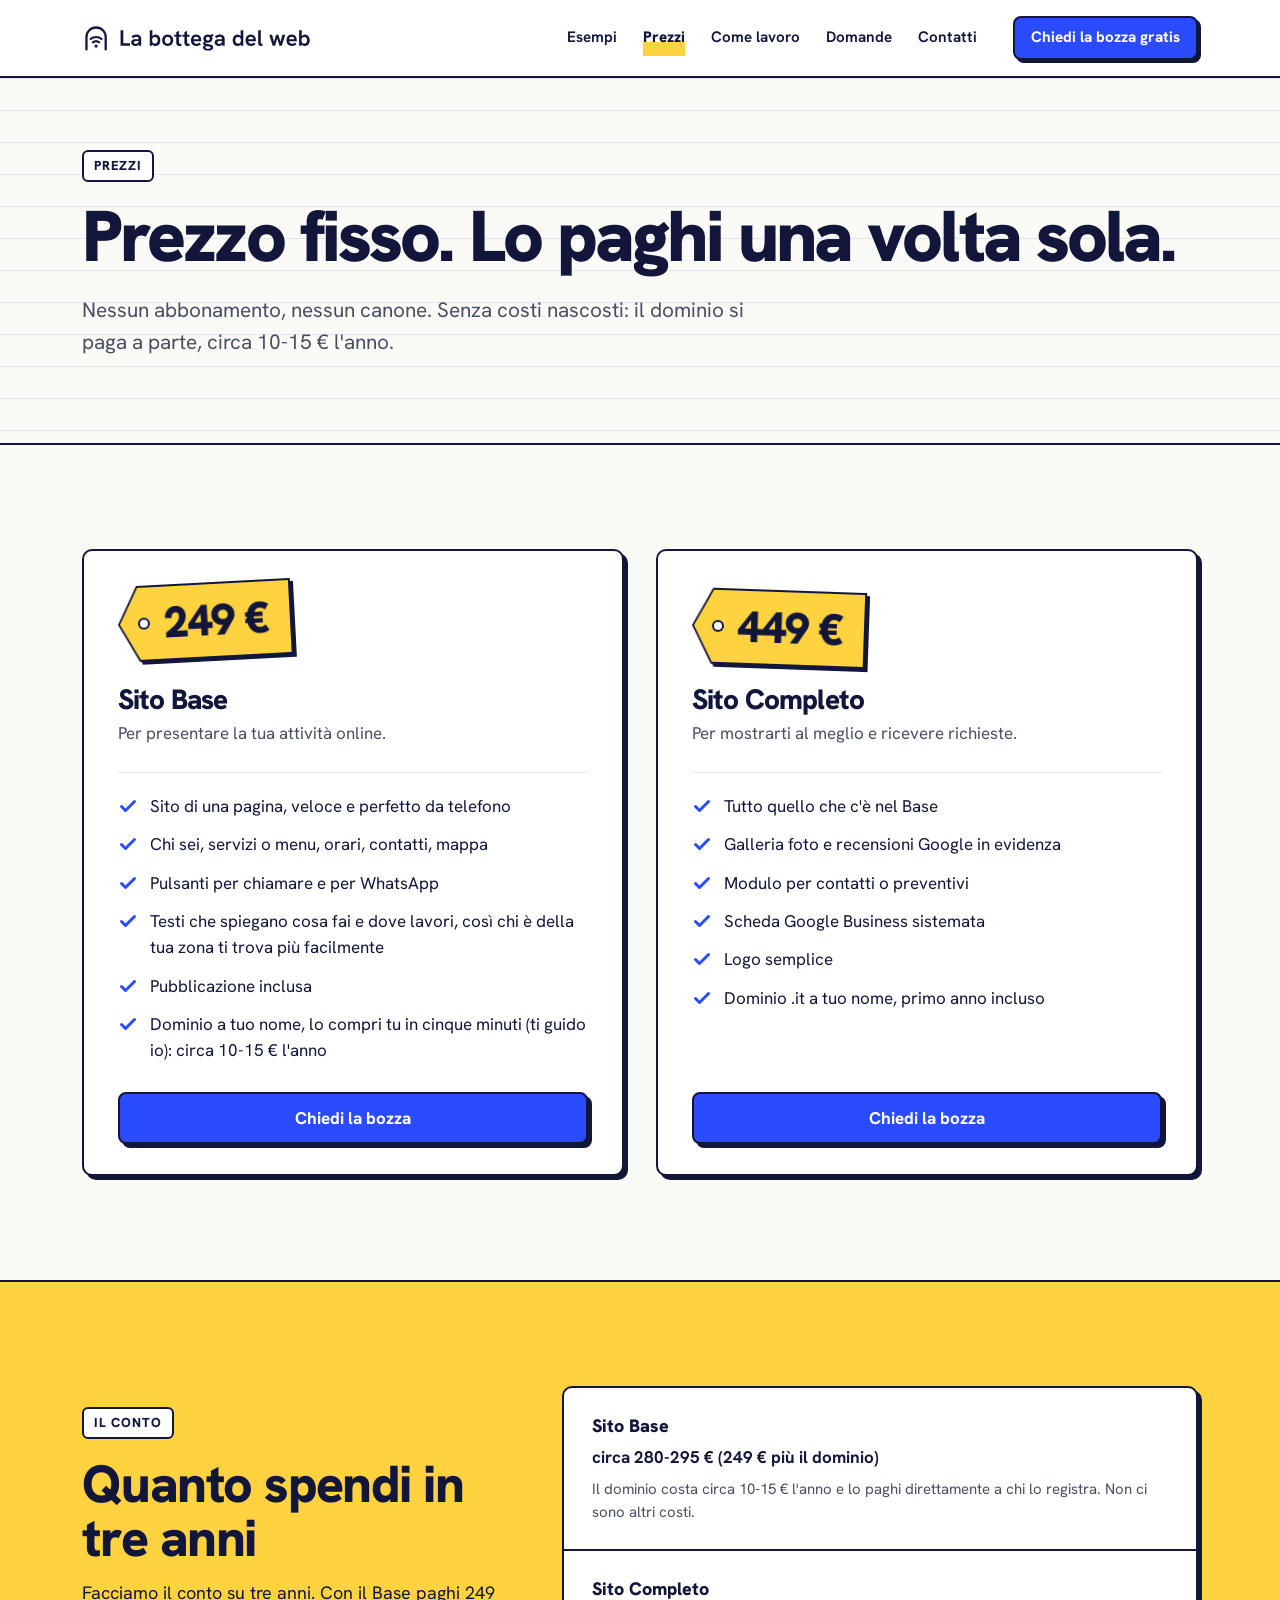
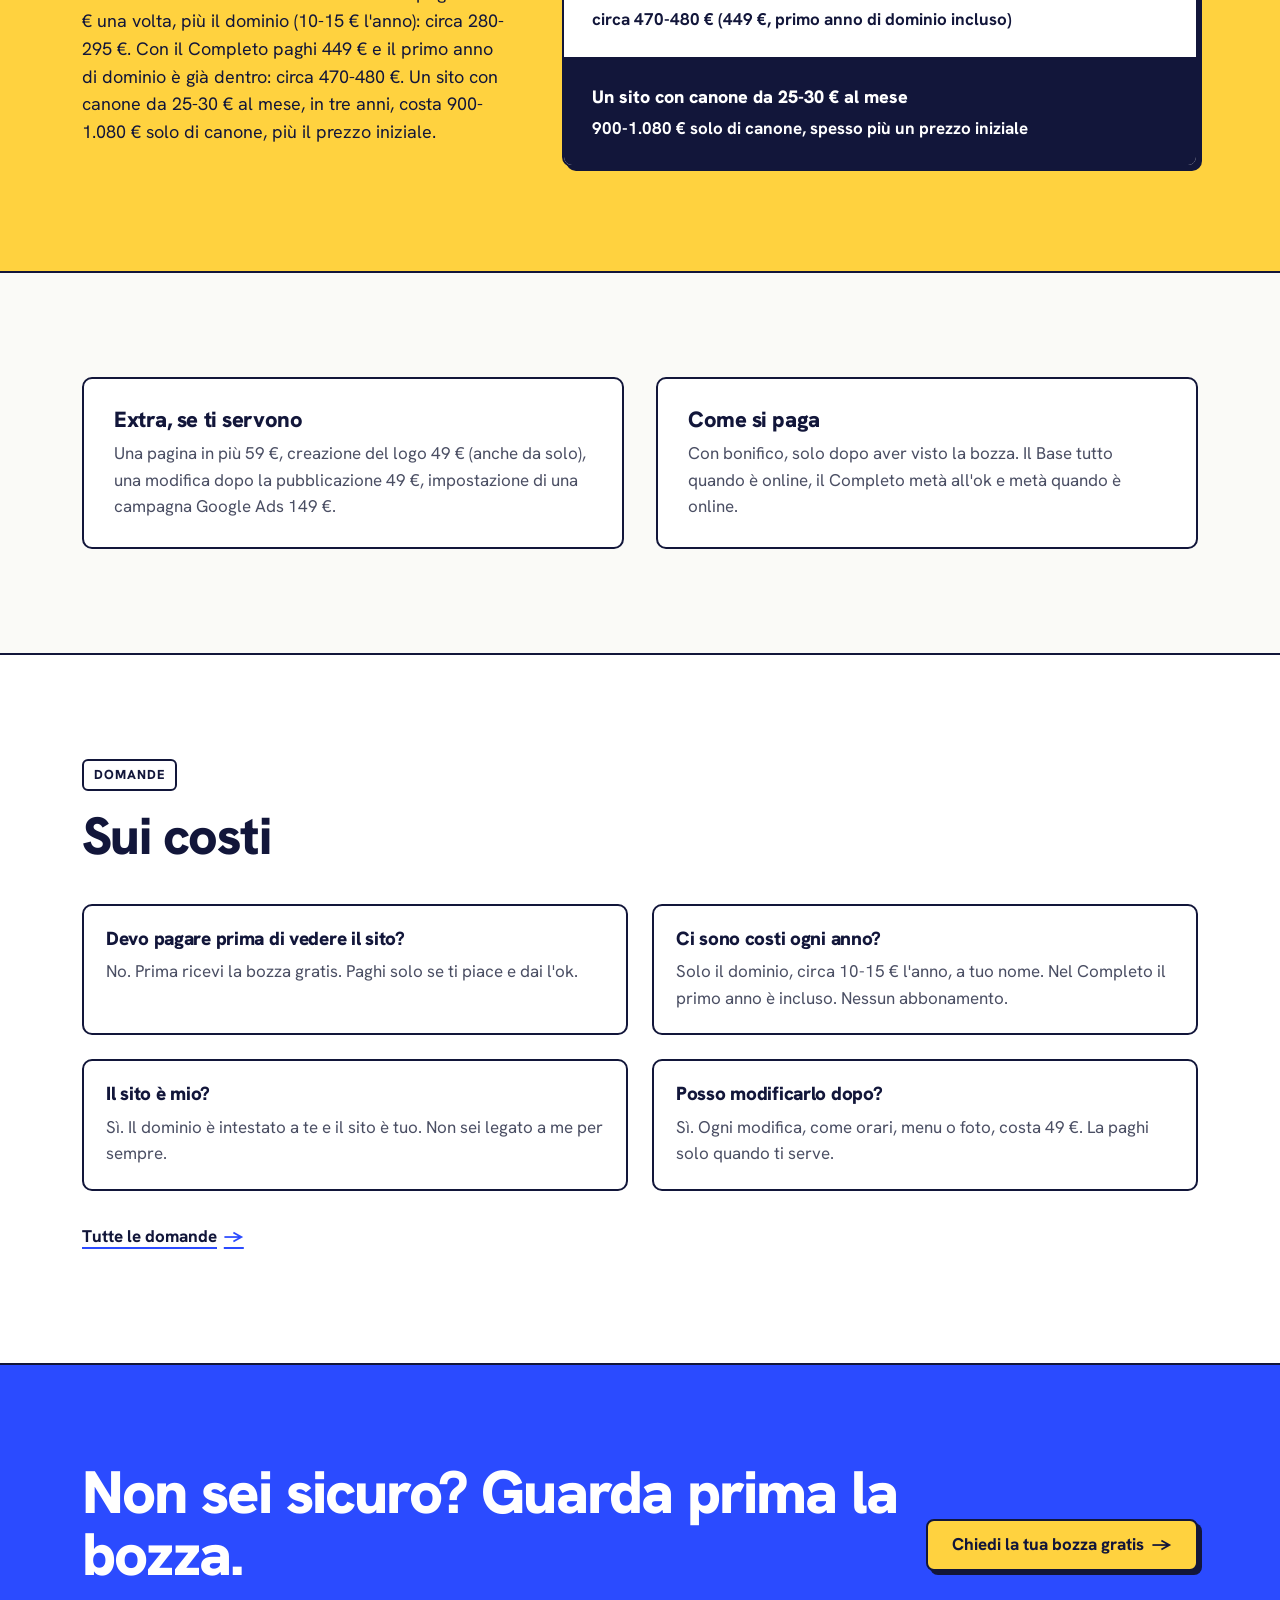
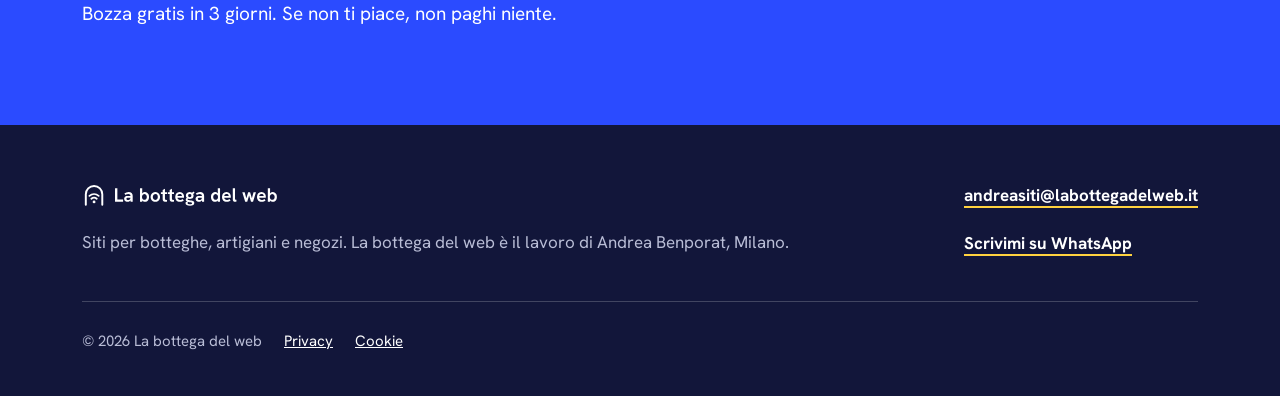
<file: prezzi/index.html>
<!doctype html>
<html lang="it">
<head>
<meta charset="utf-8">
<meta name="viewport" content="width=device-width, initial-scale=1">
<title>Prezzi: sito a 249 € o 449 €, senza canone | La bottega del web</title>
<meta name="robots" content="noindex, nofollow">
<meta name="description" content="Sito Base 249 €, Sito Completo 449 €. Prezzo fisso, una volta sola, nessun abbonamento. Bozza gratis in 3 giorni, paghi solo se ti piace.">
<meta name="theme-color" content="#12163A">
<link rel="icon" href="../img/favicon.svg" type="image/svg+xml">
<link rel="preload" href="../assets/font/HankenGrotesk-var.woff2" as="font" type="font/woff2" crossorigin>
<!-- ANALYTICS: qui va lo script di Cloudflare Web Analytics (token da creare nel pannello Cloudflare) -->
<link rel="stylesheet" href="../assets/stile.css">
</head>
<body>
<a class="skip" href="#contenuto">Vai al contenuto</a>

<header class="barra">
  <div class="wrap barra-in">
    <a class="logo" href="../"><img src="../img/logo.svg" alt="La bottega del web" width="409" height="50"></a>
    <nav class="voci" aria-label="Principale">
      <a href="../esempi/">Esempi</a><a href="../prezzi/" aria-current="page">Prezzi</a><a href="../come-lavoro/">Come lavoro</a><a href="../domande/">Domande</a><a href="../contatti/">Contatti</a>
    </nav>
    <a class="btn btn-piccolo" href="../contatti/" data-evento="cta-bozza-barra"><span class="lungo">Chiedi la bozza gratis</span><span class="corto">Bozza gratis</span></a>
  </div>
  <nav class="voci-tel" aria-label="Principale, da telefono">
    <a href="../esempi/">Esempi</a><a href="../prezzi/" aria-current="page">Prezzi</a><a href="../come-lavoro/">Come lavoro</a><a href="../domande/">Domande</a><a href="../contatti/">Contatti</a>
  </nav>
</header>

<main id="contenuto">

<section class="testa-pag" aria-labelledby="titolo-pag">
  <div class="wrap">
    <p class="et">Prezzi</p>
    <h1 class="h1p" id="titolo-pag">Prezzo fisso. Lo paghi una volta sola.</h1>
    <p class="lead">Nessun abbonamento, nessun canone. Senza costi nascosti: il dominio si paga a parte, circa 10-15 € l'anno.</p>
  </div>
</section>

<section class="sez pag-prezzi" id="prezzi" aria-label="I due pacchetti">
  <div class="wrap">
    <!-- DA CONFERMARE: prezzi IVA inclusa o esclusa -->
    <div class="pacchetti">
      <article class="pacchetto" aria-labelledby="p-base">
        <div class="pacchetto-testa">
          <div><h2 id="p-base">Sito Base</h2><p class="per">Per presentare la tua attività online.</p></div>
          <p class="tag-w"><span class="tag"><span><span class="sr">Prezzo: </span>249&nbsp;€</span></span></p>
        </div>
        <ul class="voci-pac"><li><svg viewBox="0 0 20 20" aria-hidden="true"><path d="M3.5 10.5l4 4 9-9" fill="none" stroke="#2B4BFF" stroke-width="3" stroke-linecap="round" stroke-linejoin="round"/></svg><span>Sito di una pagina, veloce e perfetto da telefono</span></li><li><svg viewBox="0 0 20 20" aria-hidden="true"><path d="M3.5 10.5l4 4 9-9" fill="none" stroke="#2B4BFF" stroke-width="3" stroke-linecap="round" stroke-linejoin="round"/></svg><span>Chi sei, servizi o menu, orari, contatti, mappa</span></li><li><svg viewBox="0 0 20 20" aria-hidden="true"><path d="M3.5 10.5l4 4 9-9" fill="none" stroke="#2B4BFF" stroke-width="3" stroke-linecap="round" stroke-linejoin="round"/></svg><span>Pulsanti per chiamare e per WhatsApp</span></li><li><svg viewBox="0 0 20 20" aria-hidden="true"><path d="M3.5 10.5l4 4 9-9" fill="none" stroke="#2B4BFF" stroke-width="3" stroke-linecap="round" stroke-linejoin="round"/></svg><span>Testi che spiegano cosa fai e dove lavori, così chi è della tua zona ti trova più facilmente</span></li><li><svg viewBox="0 0 20 20" aria-hidden="true"><path d="M3.5 10.5l4 4 9-9" fill="none" stroke="#2B4BFF" stroke-width="3" stroke-linecap="round" stroke-linejoin="round"/></svg><span>Pubblicazione inclusa</span></li><li><svg viewBox="0 0 20 20" aria-hidden="true"><path d="M3.5 10.5l4 4 9-9" fill="none" stroke="#2B4BFF" stroke-width="3" stroke-linecap="round" stroke-linejoin="round"/></svg><span>Dominio a tuo nome, lo compri tu in cinque minuti (ti guido io): circa 10-15 € l'anno</span></li></ul>
        <a class="btn btn-pieno" href="../contatti/" data-evento="cta-bozza-prezzi-base">Chiedi la bozza</a>
      </article>
      <article class="pacchetto" aria-labelledby="p-completo">
        <div class="pacchetto-testa">
          <div><h2 id="p-completo">Sito Completo</h2><p class="per">Per mostrarti al meglio e ricevere richieste.</p></div>
          <p class="tag-w"><span class="tag"><span><span class="sr">Prezzo: </span>449&nbsp;€</span></span></p>
        </div>
        <ul class="voci-pac"><li><svg viewBox="0 0 20 20" aria-hidden="true"><path d="M3.5 10.5l4 4 9-9" fill="none" stroke="#2B4BFF" stroke-width="3" stroke-linecap="round" stroke-linejoin="round"/></svg><span>Tutto quello che c'è nel Base</span></li><li><svg viewBox="0 0 20 20" aria-hidden="true"><path d="M3.5 10.5l4 4 9-9" fill="none" stroke="#2B4BFF" stroke-width="3" stroke-linecap="round" stroke-linejoin="round"/></svg><span>Galleria foto e recensioni Google in evidenza</span></li><li><svg viewBox="0 0 20 20" aria-hidden="true"><path d="M3.5 10.5l4 4 9-9" fill="none" stroke="#2B4BFF" stroke-width="3" stroke-linecap="round" stroke-linejoin="round"/></svg><span>Modulo per contatti o preventivi</span></li><li><svg viewBox="0 0 20 20" aria-hidden="true"><path d="M3.5 10.5l4 4 9-9" fill="none" stroke="#2B4BFF" stroke-width="3" stroke-linecap="round" stroke-linejoin="round"/></svg><span>Scheda Google Business sistemata</span></li><li><svg viewBox="0 0 20 20" aria-hidden="true"><path d="M3.5 10.5l4 4 9-9" fill="none" stroke="#2B4BFF" stroke-width="3" stroke-linecap="round" stroke-linejoin="round"/></svg><span>Logo semplice</span></li><li><svg viewBox="0 0 20 20" aria-hidden="true"><path d="M3.5 10.5l4 4 9-9" fill="none" stroke="#2B4BFF" stroke-width="3" stroke-linecap="round" stroke-linejoin="round"/></svg><span>Dominio .it a tuo nome, primo anno incluso</span></li></ul>
        <a class="btn btn-pieno" href="../contatti/" data-evento="cta-bozza-prezzi-completo">Chiedi la bozza</a>
      </article>
    </div>
  </div>
</section>

<section class="sez giallo" id="tre-anni" aria-labelledby="titolo-anni">
  <div class="wrap conto-g">
    <div>
      <p class="et">Il conto</p>
      <h2 class="h2" id="titolo-anni">Quanto spendi in tre anni</h2>
      <p class="sub">Facciamo il conto su tre anni. Con il Base paghi 249 € una volta, più il dominio (10-15 € l'anno): circa 280-295 €. Con il Completo paghi 449 € e il primo anno di dominio è già dentro: circa 470-480 €. Un sito con canone da 25-30 € al mese, in tre anni, costa 900-1.080 € solo di canone, più il prezzo iniziale.</p>
    </div>
    <ul class="conti">
      <li><b>Sito Base</b><span>circa 280-295 € (249 € più il dominio)</span><em>Il dominio costa circa 10-15 € l'anno e lo paghi direttamente a chi lo registra. Non ci sono altri costi.</em></li>
      <li><b>Sito Completo</b><span>circa 470-480 € (449 €, primo anno di dominio incluso)</span></li>
      <li class="canone"><b>Un sito con canone da 25-30 € al mese</b><span>900-1.080 € solo di canone, spesso più un prezzo iniziale</span></li>
    </ul>
  </div>
</section>

<section class="sez" aria-label="Extra e pagamento">
  <div class="wrap doppia">
    <div class="riquadro"><h2 class="h3">Extra, se ti servono</h2><p>Una pagina in più 59 €, creazione del logo 49 € (anche da solo), una modifica dopo la pubblicazione 49 €, impostazione di una campagna Google Ads 149 €.</p></div>
    <div class="riquadro"><h2 class="h3">Come si paga</h2><p>Con bonifico, solo dopo aver visto la bozza. Il Base tutto quando è online, il Completo metà all'ok e metà quando è online.</p></div>
  </div>
</section>

<section class="sez bordo-su bianco" aria-labelledby="titolo-costi">
  <div class="wrap">
    <div class="testa-sez">
      <p class="et">Domande</p>
      <h2 class="h2" id="titolo-costi">Sui costi</h2>
    </div>
    <div class="qa"><div><h3>Devo pagare prima di vedere il sito?</h3><p>No. Prima ricevi la bozza gratis. Paghi solo se ti piace e dai l'ok.</p></div><div><h3>Ci sono costi ogni anno?</h3><p>Solo il dominio, circa 10-15 € l'anno, a tuo nome. Nel Completo il primo anno è incluso. Nessun abbonamento.</p></div><div><h3>Il sito è mio?</h3><p>Sì. Il dominio è intestato a te e il sito è tuo. Non sei legato a me per sempre.</p></div><div><h3>Posso modificarlo dopo?</h3><p>Sì. Ogni modifica, come orari, menu o foto, costa 49 €. La paghi solo quando ti serve.</p></div></div>
    <p class="dopo-link"><a class="link-forte" href="../domande/">Tutte le domande <span class="freccia" aria-hidden="true">→</span></a></p>
  </div>
</section>

<section class="cobalto" aria-labelledby="titolo-chiusura">
  <div class="wrap chiusura">
    <div>
      <h2 class="h2" id="titolo-chiusura">Non sei sicuro? Guarda prima la bozza.</h2>
      <p>Bozza gratis in 3 giorni. Se non ti piace, non paghi niente.</p>
    </div>
    <a class="btn btn-giallo" href="../contatti/" data-evento="cta-bozza-prezzi">Chiedi la tua bozza gratis <span class="freccia" aria-hidden="true">→</span></a>
  </div>
</section>

</main>

<footer class="piede">
  <div class="wrap">
    <div class="piede-g">
      <div>
        <a class="logo" href="../"><img src="../img/logo-bianco.svg" alt="La bottega del web" width="409" height="50"></a>
        <p>Siti per botteghe, artigiani e negozi. La bottega del web è il lavoro di Andrea Benporat, Milano.</p>
      </div>
      <div class="contatti-p">
        <a href="mailto:andreasiti@labottegadelweb.it">andreasiti@labottegadelweb.it</a>
        <a href="../vai/whatsapp/" data-evento="whatsapp-footer">Scrivimi su WhatsApp</a>
      </div>
    </div>
    <div class="piede-riga"><span>© 2026 La bottega del web</span><a href="../privacy/">Privacy</a><a href="../cookie/">Cookie</a><!-- DA INSERIRE: P.IVA, se/quando aperta (vedi 01-piano/sito-ufficiale-LANCIO.md) --></div>
  </div>
</footer>
</body>
</html>
</file>
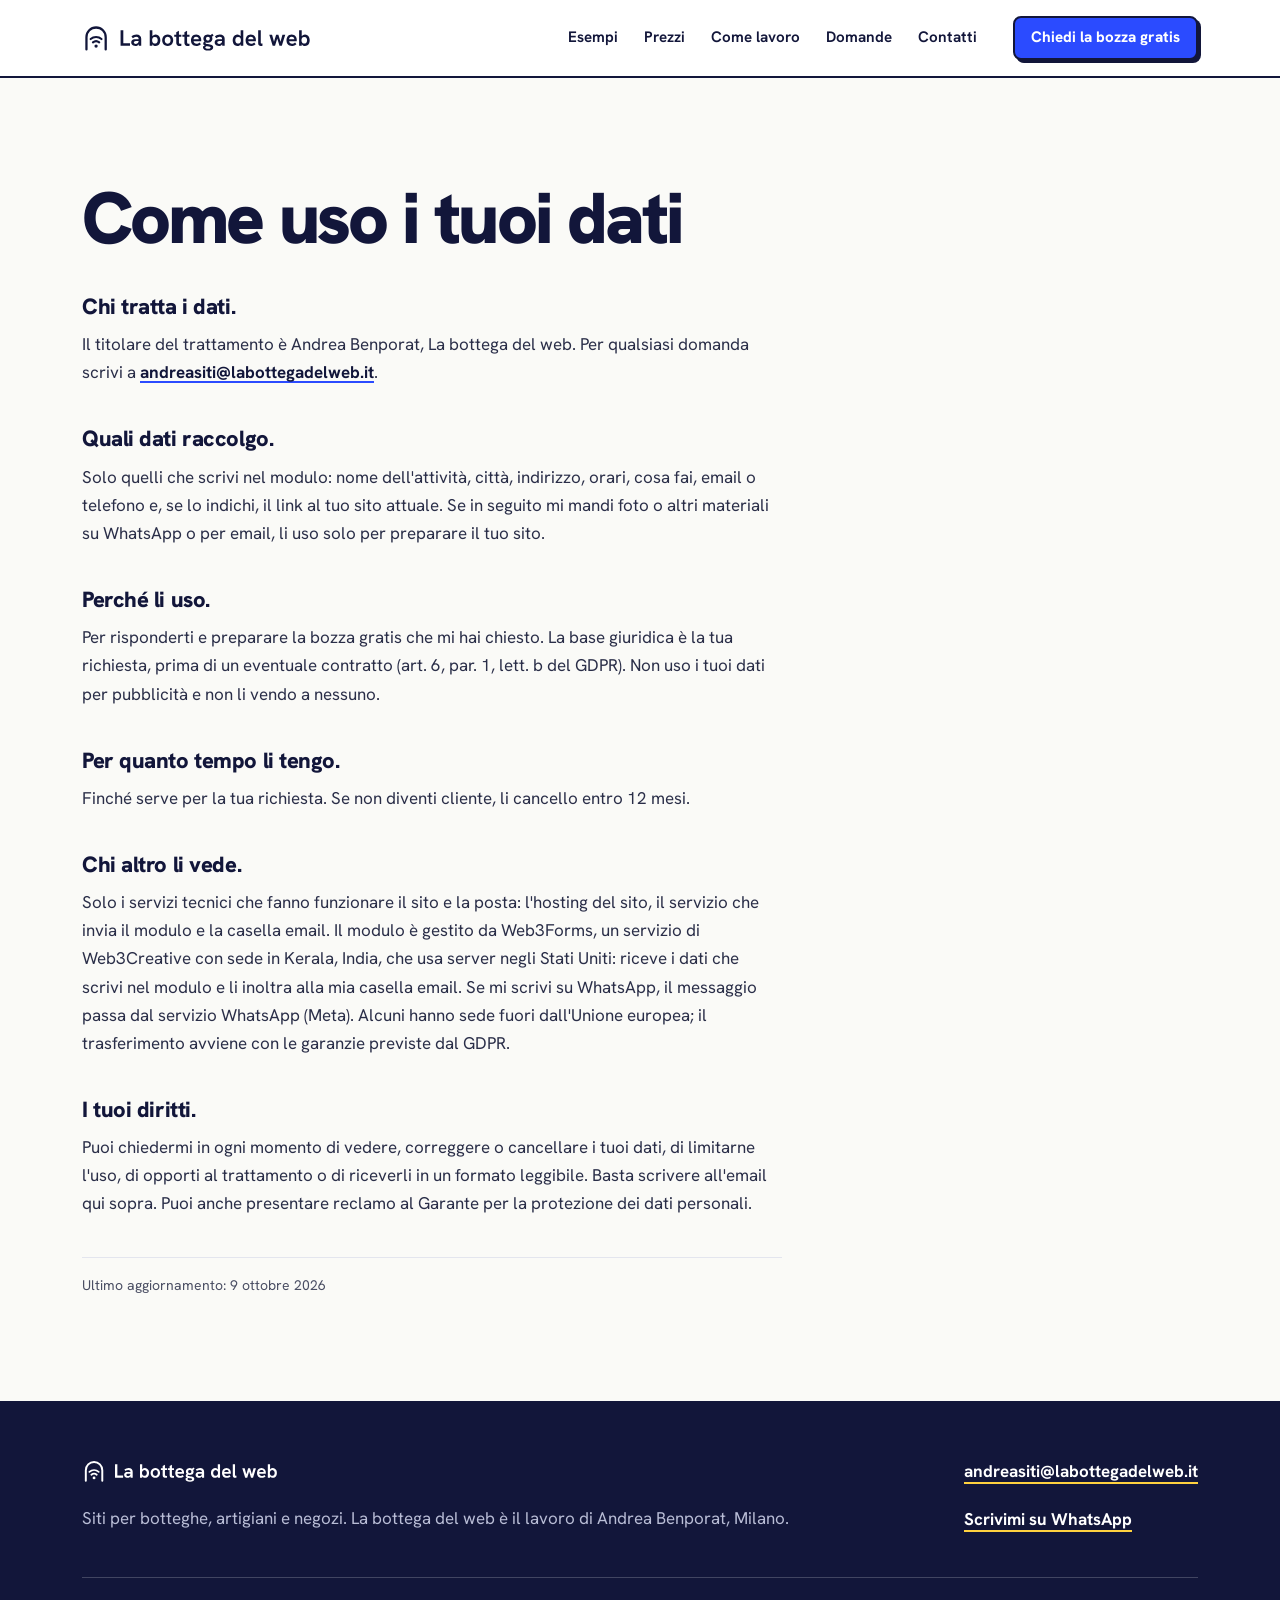
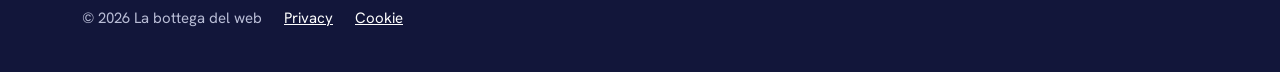
<file: privacy/index.html>
<!doctype html>
<html lang="it">
<head>
<meta charset="utf-8">
<meta name="viewport" content="width=device-width, initial-scale=1">
<title>Privacy | La bottega del web</title>
<meta name="robots" content="noindex, nofollow">
<meta name="description" content="Come uso i dati che scrivi nel modulo di contatto de La bottega del web.">
<meta name="theme-color" content="#12163A">
<link rel="icon" href="../img/favicon.svg" type="image/svg+xml">
<link rel="preload" href="../assets/font/HankenGrotesk-var.woff2" as="font" type="font/woff2" crossorigin>
<!-- ANALYTICS: qui va lo script di Cloudflare Web Analytics (token da creare nel pannello Cloudflare) -->
<link rel="stylesheet" href="../assets/stile.css">
</head>
<body>
<a class="skip" href="#contenuto">Vai al contenuto</a>

<header class="barra">
  <div class="wrap barra-in">
    <a class="logo" href="../"><img src="../img/logo.svg" alt="La bottega del web" width="409" height="50"></a>
    <nav class="voci" aria-label="Principale">
      <a href="../esempi/">Esempi</a><a href="../prezzi/">Prezzi</a><a href="../come-lavoro/">Come lavoro</a><a href="../domande/">Domande</a><a href="../contatti/">Contatti</a>
    </nav>
    <a class="btn btn-piccolo" href="../contatti/" data-evento="cta-bozza-barra"><span class="lungo">Chiedi la bozza gratis</span><span class="corto">Bozza gratis</span></a>
  </div>
  <nav class="voci-tel" aria-label="Principale, da telefono">
    <a href="../esempi/">Esempi</a><a href="../prezzi/">Prezzi</a><a href="../come-lavoro/">Come lavoro</a><a href="../domande/">Domande</a><a href="../contatti/">Contatti</a>
  </nav>
</header>

<main id="contenuto">

<section class="sez legale" aria-labelledby="titolo-pag"><div class="wrap"><div class="testo-lungo"><h1 class="h1p" id="titolo-pag">Come uso i tuoi dati</h1><h2>Chi tratta i dati.</h2><p>Il titolare del trattamento è Andrea Benporat, La bottega del web. Per qualsiasi domanda scrivi a <a href="mailto:andreasiti@labottegadelweb.it">andreasiti@labottegadelweb.it</a>. <!-- DA CONFERMARE: indirizzo postale del titolare --></p><h2>Quali dati raccolgo.</h2><p>Solo quelli che scrivi nel modulo: nome dell'attività, città, indirizzo, orari, cosa fai, email o telefono e, se lo indichi, il link al tuo sito attuale. Se in seguito mi mandi foto o altri materiali su WhatsApp o per email, li uso solo per preparare il tuo sito.</p><h2>Perché li uso.</h2><p>Per risponderti e preparare la bozza gratis che mi hai chiesto. La base giuridica è la tua richiesta, prima di un eventuale contratto (art. 6, par. 1, lett. b del GDPR). Non uso i tuoi dati per pubblicità e non li vendo a nessuno.</p><h2>Per quanto tempo li tengo.</h2><p>Finché serve per la tua richiesta. Se non diventi cliente, li cancello entro 12 mesi.</p><h2>Chi altro li vede.</h2><p>Solo i servizi tecnici che fanno funzionare il sito e la posta: l'hosting del sito, il servizio che invia il modulo e la casella email. Il modulo è gestito da Web3Forms, un servizio di Web3Creative con sede in Kerala, India, che usa server negli Stati Uniti: riceve i dati che scrivi nel modulo e li inoltra alla mia casella email. <!-- DA CONFERMARE: per quanto tempo Web3Forms conserva una copia dei dati, nomi di hosting e casella email --> Se mi scrivi su WhatsApp, il messaggio passa dal servizio WhatsApp (Meta). Alcuni hanno sede fuori dall'Unione europea; il trasferimento avviene con le garanzie previste dal GDPR.</p><h2>I tuoi diritti.</h2><p>Puoi chiedermi in ogni momento di vedere, correggere o cancellare i tuoi dati, di limitarne l'uso, di opporti al trattamento o di riceverli in un formato leggibile. Basta scrivere all'email qui sopra. Puoi anche presentare reclamo al Garante per la protezione dei dati personali.</p><p class="aggiornato">Ultimo aggiornamento: 9 ottobre 2026</p></div></div></section>

</main>

<footer class="piede">
  <div class="wrap">
    <div class="piede-g">
      <div>
        <a class="logo" href="../"><img src="../img/logo-bianco.svg" alt="La bottega del web" width="409" height="50"></a>
        <p>Siti per botteghe, artigiani e negozi. La bottega del web è il lavoro di Andrea Benporat, Milano.</p>
      </div>
      <div class="contatti-p">
        <a href="mailto:andreasiti@labottegadelweb.it">andreasiti@labottegadelweb.it</a>
        <a href="../vai/whatsapp/" data-evento="whatsapp-footer">Scrivimi su WhatsApp</a>
      </div>
    </div>
    <div class="piede-riga"><span>© 2026 La bottega del web</span><a href="../privacy/">Privacy</a><a href="../cookie/">Cookie</a><!-- DA INSERIRE: P.IVA, se/quando aperta (vedi 01-piano/sito-ufficiale-LANCIO.md) --></div>
  </div>
</footer>
</body>
</html>
</file>
<file: assets/stile.css>
@font-face{font-family:"Hanken Grotesk";src:url("font/HankenGrotesk-var.woff2") format("woff2");font-weight:100 900;font-style:normal;font-display:swap}
:root{
  --carta:#FAFAF7;
  --bianco:#FFFFFF;
  --inchiostro:#12163A;
  --cobalto:#2B4BFF;
  --giallo:#FFD23F;
  --grigio:#4A4E63;
  --linee:#E3E5EE;
  --su-scuro:#B9BDD6;
  --r:8px;
  --bordo:2px solid var(--inchiostro);
  --ombra:4px 4px 0 var(--inchiostro);
  --gutter:16px;
  --errore:#B3261E;
}
*,*::before,*::after{box-sizing:border-box}
html{-webkit-text-size-adjust:100%;scroll-behavior:smooth;scroll-padding-top:120px}
body{margin:0;background:var(--carta);color:var(--inchiostro);font-family:"Hanken Grotesk",system-ui,-apple-system,"Segoe UI",Roboto,Arial,sans-serif;font-size:1.0625rem;line-height:1.55;overflow-wrap:break-word}
img{max-width:100%;display:block;height:auto}
a{color:inherit}
h1,h2,h3{margin:0;line-height:1.04;letter-spacing:-.03em;font-weight:850}
p{margin:0}
.wrap{max-width:1180px;margin:0 auto;padding:0 var(--gutter)}
@media (min-width:768px){:root{--gutter:32px}}
:focus-visible{outline:3px solid var(--cobalto);outline-offset:3px;border-radius:4px}
.scuro :focus-visible,.cobalto :focus-visible,.piede :focus-visible{outline-color:var(--giallo)}
.sr{position:absolute;width:1px;height:1px;padding:0;margin:-1px;overflow:hidden;clip:rect(0 0 0 0);white-space:nowrap;border:0}
.skip{position:absolute;left:-999px;top:8px;background:var(--inchiostro);color:var(--bianco);padding:10px 14px;z-index:20;border-radius:var(--r)}
.skip:focus{left:8px}

/* Pulsanti */
.btn{display:inline-flex;align-items:center;justify-content:center;gap:.5em;min-height:52px;padding:0 24px;border:var(--bordo);border-radius:var(--r);background:var(--cobalto);color:var(--bianco);font:inherit;font-weight:750;font-size:1.0625rem;text-decoration:none;box-shadow:var(--ombra);transition:transform .12s ease,box-shadow .12s ease;white-space:nowrap}
.btn:hover{transform:translate(-2px,-2px);box-shadow:6px 6px 0 var(--inchiostro)}
.btn:active{transform:translate(3px,3px);box-shadow:1px 1px 0 var(--inchiostro)}
.btn-giallo{background:var(--giallo);color:var(--inchiostro)}
.btn-pieno{width:100%}
.btn-piccolo{min-height:44px;padding:0 16px;font-size:.95rem;box-shadow:3px 3px 0 var(--inchiostro)}
.freccia{font-weight:800}
.link-wa{display:inline-flex;align-items:center;gap:10px;min-height:48px;font-weight:700;text-decoration:underline;text-decoration-thickness:2px;text-underline-offset:5px;text-decoration-color:var(--cobalto)}
.link-wa:hover{text-decoration-color:var(--inchiostro)}
.ico-wa{width:22px;height:22px;flex:none}

/* Etichette sezione */
.et{display:inline-block;font-size:.8125rem;font-weight:800;letter-spacing:.08em;text-transform:uppercase;border:var(--bordo);border-radius:6px;padding:4px 10px;background:var(--bianco);margin-bottom:18px}
.scuro .et{background:transparent;border-color:var(--giallo);color:var(--giallo)}
.h2{font-size:clamp(2rem,4.6vw,3.25rem)}
.sub{margin-top:14px;color:var(--grigio);font-size:1.125rem;max-width:40em}
.sez{padding:72px 0}
@media (min-width:768px){.sez{padding:104px 0}}
.testa-sez{margin-bottom:40px}

/* Barra */
.barra{position:sticky;top:0;z-index:10;background:var(--bianco);border-bottom:var(--bordo)}
.barra-in{display:flex;align-items:center;gap:12px;min-height:64px}
.logo{display:inline-flex;align-items:center;flex:none;min-height:44px}
.logo img{height:22px;width:auto}
.voci{display:none}
.barra .btn{margin-left:auto}
.corto{display:inline}.lungo{display:none}
.voci-tel{display:flex;justify-content:space-between;border-top:1px solid var(--linee);padding:0 var(--gutter)}
.voci-tel a,.voci a{display:inline-flex;align-items:center;min-height:44px;text-decoration:none;font-weight:650;font-size:.95rem}
.voci-tel a:hover,.voci a:hover{text-decoration:underline;text-decoration-thickness:2px;text-underline-offset:5px}
@media (min-width:420px){.corto{display:none}.lungo{display:inline}}
@media (min-width:900px){
  .barra-in{min-height:76px;gap:28px}
  .logo img{height:28px}
  .voci{display:flex;gap:26px;margin-left:auto}
  .barra .btn{margin-left:8px}
  .voci-tel{display:none}
}

/* Hero */
.hero{padding:44px 0 64px;border-bottom:var(--bordo);background:
  linear-gradient(var(--linee) 1px,transparent 1px) 0 0/100% 32px,var(--carta)}
.hero-g{display:grid;gap:48px;align-items:center}
@media (min-width:960px){.hero{padding:72px 0 88px}.hero-g{grid-template-columns:1.15fr .85fr;gap:56px}}
.occhiello{display:inline-block;background:var(--giallo);border:var(--bordo);border-radius:6px;padding:6px 12px;font-weight:800;font-size:.9375rem;transform:rotate(-1.5deg);margin-bottom:22px}
.h1{font-size:clamp(2.6rem,7.4vw,5.1rem);font-weight:900;letter-spacing:-.04em;line-height:.98}
.h1 .riga{display:block}
.h1 .riga2{color:var(--cobalto)}
mark{background:linear-gradient(transparent 56%,var(--giallo) 56%,var(--giallo) 94%,transparent 94%);color:inherit;padding:0 .06em;margin:0 -.06em}
.riga2 mark{color:var(--inchiostro)}
.lead{margin-top:22px;font-size:clamp(1.125rem,1.9vw,1.3rem);color:var(--grigio);max-width:32em}
.lead b{color:var(--inchiostro)}
.azioni{display:flex;flex-wrap:wrap;align-items:center;gap:14px 26px;margin-top:30px}
.garanzie{list-style:none;margin:30px 0 0;padding:0;display:flex;flex-wrap:wrap;gap:10px}
.garanzie li{display:inline-flex;align-items:center;gap:8px;background:var(--bianco);border:var(--bordo);border-radius:6px;padding:7px 12px;font-weight:750;font-size:.9375rem}
.garanzie svg{width:18px;height:18px;flex:none}
@media (max-width:479px){.azioni .btn{width:100%}.azioni{gap:6px}}

/* Vetrina disegnata */
.vetrina{position:relative;max-width:420px;width:100%;margin:0 auto}
.tenda{position:relative;height:58px;border:var(--bordo);border-radius:var(--r) var(--r) 0 0;background:repeating-linear-gradient(90deg,var(--cobalto) 0 36px,var(--bianco) 36px 72px)}
.tenda::after{content:"";position:absolute;left:-2px;right:-2px;bottom:-20px;height:20px;background:
  radial-gradient(circle at 18px 0,var(--cobalto) 17px,var(--inchiostro) 17px 19px,transparent 19.5px) 0 0/72px 20px repeat-x,
  radial-gradient(circle at 54px 0,var(--bianco) 17px,var(--inchiostro) 17px 19px,transparent 19.5px) 0 0/72px 20px repeat-x}
.insegna{display:flex;justify-content:center;margin-top:-2px}
.insegna span{background:var(--inchiostro);color:var(--giallo);font-weight:900;letter-spacing:.14em;text-transform:uppercase;font-size:.8rem;padding:6px 14px;border-radius:0 0 6px 6px;position:relative;z-index:1}
.vano{position:relative;margin-top:14px;border:var(--bordo);border-radius:4px;background:
  linear-gradient(115deg,transparent 0 18%,rgba(255,255,255,.7) 18% 22%,transparent 22% 26%,rgba(255,255,255,.7) 26% 27%,transparent 27%),
  var(--linee);padding:34px 0 0;height:400px;overflow:hidden;box-shadow:var(--ombra)}
.telefono{position:relative;margin:0 auto;width:206px;height:420px;background:var(--inchiostro);border-radius:30px;padding:10px;box-shadow:8px 8px 0 rgba(18,22,58,.18)}
.telefono::before{content:"";position:absolute;top:16px;left:50%;width:56px;height:14px;margin-left:-28px;border-radius:10px;background:var(--inchiostro);z-index:2}
.schermo{height:100%;border-radius:22px;background:var(--bianco);overflow:hidden;display:flex;flex-direction:column}
.ms-barra{display:flex;align-items:center;gap:6px;padding:34px 12px 10px;border-bottom:1.5px solid var(--linee)}
.ms-barra i{width:14px;height:14px;border-radius:4px;background:var(--cobalto)}
.ms-barra b{width:56px;height:7px;border-radius:3px;background:var(--inchiostro)}
.ms-barra em{margin-left:auto;width:18px;height:3px;background:var(--inchiostro);box-shadow:0 5px 0 var(--inchiostro)}
.ms-hero{background:var(--cobalto);padding:16px 12px 18px}
.ms-hero b{display:block;height:10px;border-radius:3px;background:var(--bianco);margin-bottom:7px;width:88%}
.ms-hero b+b{width:62%}
.ms-hero span{display:inline-block;margin-top:8px;padding:6px 10px;background:var(--giallo);color:var(--inchiostro);font-size:9px;font-weight:850;border-radius:3px;letter-spacing:.02em}
.ms-righe{padding:12px}
.ms-righe s{display:block;height:6px;border-radius:3px;background:var(--linee);margin-bottom:6px;text-decoration:none}
.ms-righe s:nth-child(2){width:80%}
.ms-schede{display:grid;grid-template-columns:1fr 1fr;gap:8px;padding:0 12px}
.ms-schede i{height:54px;border-radius:5px;background:var(--linee);border:1.5px solid var(--inchiostro)}
.ms-schede i:first-child{background:var(--giallo)}
.ms-tasti{display:grid;grid-template-columns:1fr 1fr;gap:8px;padding:12px}
.ms-tasti i{height:24px;border-radius:4px;background:var(--inchiostro)}
.ms-tasti i+i{background:var(--cobalto)}
.cartellino{position:absolute;right:14px;top:72px;transform:rotate(8deg);transform-origin:top center}
.cartellino::before{content:"";position:absolute;left:50%;top:-44px;height:48px;border-left:2px solid var(--inchiostro)}
.banco{height:22px;margin:0 -12px;background:var(--inchiostro);border-radius:4px}
@media (max-width:959px){.vetrina{max-width:340px}.vano{height:330px;padding-top:28px}.telefono{width:184px;height:380px}.tenda{height:48px}}

/* Cartellino del prezzo: contorno inchiostro (esterno) + carta gialla (interno), foro a sinistra */
.tag-w{display:inline-block;filter:drop-shadow(3px 3px 0 var(--inchiostro))}
.tag{display:inline-block;margin:0;background:var(--inchiostro);padding:2px;clip-path:polygon(20px 0,100% 0,100% 100%,20px 100%,0 50%)}
.tag>span{position:relative;display:flex;flex-direction:column;align-items:flex-start;gap:4px;background:var(--giallo);color:var(--inchiostro);font-weight:900;line-height:1;padding:12px 18px 12px 38px;clip-path:polygon(19px 0,100% 0,100% 100%,19px 100%,0 50%)}
.tag>span::before{content:"";position:absolute;left:15px;top:50%;width:12px;height:12px;margin-top:-6px;border-radius:50%;background:var(--carta);box-shadow:inset 0 0 0 2px var(--inchiostro)}
.tag small{font-size:.72rem;font-weight:700}
.cartellino .tag>span{font-size:1rem;padding:10px 14px 10px 34px}

/* Lavori reali */
.scuro{background:var(--inchiostro);color:var(--bianco)}
.scuro .sub{color:var(--su-scuro)}
.prova{padding:64px 0 72px}
.prova-testa{display:flex;flex-wrap:wrap;align-items:end;justify-content:space-between;gap:12px 24px;margin-bottom:32px}
.lavori{list-style:none;margin:0;padding:0;display:grid;grid-template-columns:repeat(3,minmax(0,1fr));gap:12px}
@media (min-width:768px){.lavori{gap:28px}}
.lavoro .cornice{border:2px solid var(--bianco);border-radius:var(--r);overflow:hidden;aspect-ratio:4/5;background:var(--bianco)}
.lavoro img{width:100%;height:100%;object-fit:cover;object-position:top}
.lavoro h3{margin-top:12px;font-size:clamp(.95rem,2vw,1.25rem);letter-spacing:-.02em;line-height:1.15}
.lavoro p{color:var(--su-scuro);font-size:clamp(.8rem,1.5vw,.95rem);margin-top:4px;line-height:1.35}
.link-giallo{display:inline-flex;align-items:center;min-height:44px;color:var(--giallo);font-weight:750;text-decoration:underline;text-decoration-thickness:2px;text-underline-offset:5px}

/* Come funziona */
.passi{list-style:none;margin:0;padding:0;display:grid;gap:20px;counter-reset:p}
@media (min-width:860px){.passi{grid-template-columns:repeat(3,1fr);gap:24px}}
.passo{background:var(--bianco);border:var(--bordo);border-radius:10px;padding:24px 22px 26px;position:relative}
.passo .num{display:block;font-size:4.5rem;font-weight:900;line-height:.85;letter-spacing:-.05em;color:var(--cobalto);margin-bottom:18px}
.passo .quando{display:inline-block;background:var(--giallo);border:var(--bordo);border-radius:5px;font-size:.8125rem;font-weight:800;padding:3px 8px;margin-bottom:12px}
.passo h3{font-size:1.375rem;letter-spacing:-.02em;line-height:1.15}
.passo p{margin-top:8px;color:var(--grigio)}

/* Prezzi */
.prezzi{border-top:var(--bordo)}
.pacchetti{display:grid;gap:24px}
@media (min-width:860px){.pacchetti{grid-template-columns:1fr 1fr;gap:32px}}
.pacchetto{background:var(--bianco);border:var(--bordo);border-radius:10px;padding:28px 22px 24px;display:flex;flex-direction:column;box-shadow:var(--ombra)}
@media (min-width:768px){.pacchetto{padding:36px 34px 30px}}
.pacchetto-testa{display:flex;flex-direction:column-reverse;align-items:flex-start;gap:22px}
.pacchetto h3{font-size:1.75rem}
.pacchetto .per{color:var(--grigio);margin-top:6px}
.pacchetto .tag-w{margin:0;transform:rotate(-3deg);transform-origin:left center}
.pacchetto .tag>span{font-size:clamp(2.25rem,4vw,2.75rem);letter-spacing:-.03em;padding:14px 22px 14px 44px}
.pacchetto .tag>span::before{left:18px}
.pacchetto:nth-child(2) .tag-w{transform:rotate(2deg)}
.voci-pac{list-style:none;margin:26px 0 0;padding:20px 0 0;border-top:1px solid var(--linee);display:grid;gap:12px;flex:1;align-content:start}
.voci-pac li{display:flex;gap:12px;align-items:flex-start}
.voci-pac svg{flex:none;width:20px;height:20px;margin-top:3px}
.nota{margin-top:20px;font-size:.9375rem;color:var(--grigio);background:var(--carta);border:1px solid var(--linee);border-radius:6px;padding:10px 12px}
.nota b{color:var(--inchiostro)}
.pacchetto .btn{margin-top:24px}
.sotto-prezzi{margin-top:28px;color:var(--grigio)}

/* Tre anni */
.giallo{background:var(--giallo);border-top:var(--bordo);border-bottom:var(--bordo)}
.giallo .sub{color:var(--inchiostro)}
.giallo .et{background:var(--bianco)}
.conto-g{display:grid;gap:36px}
@media (min-width:960px){.conto-g{grid-template-columns:.8fr 1.2fr;gap:56px;align-items:center}}
.barre{list-style:none;margin:0;padding:24px 20px;display:grid;gap:22px;background:var(--bianco);border:var(--bordo);border-radius:10px;box-shadow:var(--ombra)}
@media (min-width:768px){.barre{padding:32px 30px}}
.barra-r .etich{display:flex;flex-wrap:wrap;justify-content:space-between;gap:2px 12px;font-weight:800}
.barra-r .cifra{font-weight:900;font-size:1.125rem;white-space:nowrap}
.barra-r .det{display:block;color:var(--grigio);font-size:.9375rem;margin-top:2px}
.pista{margin-top:10px;height:26px;border:var(--bordo);border-radius:5px;background:var(--carta);overflow:hidden;display:flex}
.pieno{height:100%;background:var(--cobalto);border-right:2px solid var(--inchiostro)}
.canone .pieno{background:var(--inchiostro);border-right:0}
.forse{height:100%;background:repeating-linear-gradient(135deg,var(--inchiostro) 0 4px,var(--carta) 4px 9px)}
.scala{display:flex;justify-content:space-between;color:var(--grigio);font-size:.8125rem;margin-top:-8px;font-weight:600}

/* Esempi */
.esempi-testa{display:flex;flex-wrap:wrap;align-items:end;justify-content:space-between;gap:16px 24px;margin-bottom:36px}
.avviso{display:inline-flex;align-items:center;gap:8px;background:var(--giallo);border:var(--bordo);border-radius:6px;padding:8px 12px;font-weight:800;font-size:.9375rem;transform:rotate(-1deg)}
.demo{list-style:none;margin:0;padding:0;display:grid;grid-template-columns:repeat(2,minmax(0,1fr));gap:14px}
@media (min-width:900px){.demo{grid-template-columns:repeat(4,minmax(0,1fr));gap:24px}}
.demo a{display:flex;flex-direction:column;height:100%;text-decoration:none;background:var(--bianco);border:var(--bordo);border-radius:10px;overflow:hidden;transition:transform .12s ease,box-shadow .12s ease}
.demo a:hover{transform:translate(-2px,-2px);box-shadow:var(--ombra)}
.demo .foto{aspect-ratio:3/4;border-bottom:var(--bordo);background:var(--linee)}
.demo img{width:100%;height:100%;object-fit:cover;object-position:top}
.demo .testo{padding:12px 12px 14px;display:flex;flex-direction:column;gap:2px;flex:1}
@media (min-width:768px){.demo .testo{padding:16px}}
.demo .cat{font-size:.8125rem;color:var(--grigio);font-weight:600}
.demo h3{font-size:clamp(1rem,1.8vw,1.2rem);letter-spacing:-.02em;line-height:1.15}
.demo .vai{margin-top:auto;padding-top:8px;color:var(--cobalto);font-weight:750;font-size:.9375rem}

/* Domande */
.domande-sez{border-top:var(--bordo)}
.dom-g{display:grid;gap:32px}
@media (min-width:960px){.dom-g{grid-template-columns:.75fr 1.25fr;gap:56px;align-items:start}}
.domande{display:grid;gap:12px}
details{background:var(--bianco);border:var(--bordo);border-radius:var(--r)}
summary{list-style:none;cursor:pointer;display:flex;justify-content:space-between;align-items:center;gap:16px;min-height:56px;padding:12px 18px;font-weight:800;font-size:1.0625rem}
summary::-webkit-details-marker{display:none}
summary::after{content:"+";flex:none;display:grid;place-items:center;width:30px;height:30px;border:var(--bordo);border-radius:6px;font-weight:800;font-size:1.25rem;line-height:1;background:var(--giallo)}
details[open] summary::after{content:"\2212";background:var(--cobalto);color:var(--bianco)}
details p{padding:0 18px 18px;color:var(--grigio);max-width:40em}

/* Chiusura */
.cobalto{background:var(--cobalto);color:var(--bianco);border-top:var(--bordo)}
.chiusura{display:grid;gap:28px;align-items:center;padding-top:72px;padding-bottom:72px}
@media (min-width:860px){.chiusura{grid-template-columns:1fr auto;padding-top:96px;padding-bottom:96px}}
.chiusura .h2{font-size:clamp(2.2rem,5.4vw,3.75rem)}
.chiusura p{margin-top:14px;font-size:1.1875rem}

/* Piè di pagina */
.piede{background:var(--inchiostro);color:var(--bianco);padding:48px 0 32px}
.piede-g{display:grid;gap:28px}
@media (min-width:768px){.piede-g{grid-template-columns:1fr auto;align-items:start}}
.piede .logo img{height:24px}
.piede p{color:var(--su-scuro);margin-top:12px}
.piede a{color:var(--bianco)}
.contatti-p{display:flex;flex-direction:column;gap:4px}
.contatti-p a{display:inline-flex;align-items:center;gap:10px;min-height:44px;font-weight:700;text-decoration:underline;text-decoration-thickness:2px;text-underline-offset:5px;text-decoration-color:var(--giallo)}
.piede-riga{display:flex;flex-wrap:wrap;gap:4px 22px;align-items:center;margin-top:36px;padding-top:18px;border-top:1px solid rgba(255,255,255,.2);color:var(--su-scuro);font-size:.9375rem}
.piede-riga a{display:inline-flex;align-items:center;min-height:44px}

/* ===== Pagine interne ===== */
.voci a[aria-current="page"],.voci-tel a[aria-current="page"]{font-weight:850;text-decoration:none;background:linear-gradient(transparent 58%,var(--giallo) 58%,var(--giallo) 92%,transparent 92%)}
.voci-tel{gap:14px;overflow-x:auto;scrollbar-width:none}
.voci-tel::-webkit-scrollbar{display:none}
.voci-tel a{flex:none}
@media (max-width:379px){.voci-tel a{font-size:.875rem}}

.testa-pag{padding:44px 0 56px;border-bottom:var(--bordo);background:linear-gradient(var(--linee) 1px,transparent 1px) 0 0/100% 32px,var(--carta)}
@media (min-width:960px){.testa-pag{padding:72px 0 84px}}
.h1p{font-size:clamp(2.5rem,6.6vw,4.5rem);font-weight:900;letter-spacing:-.04em;line-height:1}
.testa-pag .lead{max-width:34em}
.h3{font-size:1.375rem;letter-spacing:-.02em;line-height:1.15}
.bianco{background:var(--bianco)}
.bordo-su{border-top:var(--bordo)}
.bordo-giu{border-bottom:var(--bordo)}
.link-forte{display:inline-flex;align-items:center;gap:.4em;min-height:44px;font-weight:750;color:var(--inchiostro);text-decoration:underline;text-decoration-thickness:2px;text-underline-offset:5px;text-decoration-color:var(--cobalto)}
.link-forte:hover{text-decoration-color:var(--inchiostro)}
.link-forte .freccia{color:var(--cobalto)}
.spunte{list-style:none;margin:0;padding:0;display:grid;gap:12px}
.spunte li{display:flex;gap:12px;align-items:flex-start}
.spunte svg{flex:none;width:20px;height:20px;margin-top:3px}
.mini{display:inline-block;font-size:.75rem;font-weight:800;letter-spacing:.08em;text-transform:uppercase;color:var(--grigio)}

/* Esempi */
.lav{padding:64px 0;border-bottom:var(--bordo)}
.lav.alt{background:var(--bianco)}
@media (min-width:900px){.lav{padding:96px 0}}
.lav-g{display:grid;gap:40px;align-items:center}
@media (min-width:900px){.lav-g{grid-template-columns:1fr 1fr;gap:72px}.lav-g.inverti .lav-vis{order:2}}
.lav-vis{display:flex;justify-content:center;align-items:flex-start;gap:16px}
.tel{flex:0 1 240px;min-width:0;background:var(--inchiostro);border-radius:30px;padding:9px;box-shadow:8px 8px 0 var(--cobalto)}
.tel+.tel{margin-top:40px}
.tel .scr{border-radius:22px;overflow:hidden;aspect-ratio:9/17;background:var(--linee)}
.tel img{width:100%;height:100%;object-fit:cover;object-position:top}
.tel.solo{flex-basis:260px}
.pc{width:100%;max-width:600px;padding:0 14px}
.pc-schermo{background:var(--inchiostro);border-radius:14px 14px 0 0;padding:12px 12px 16px;box-shadow:8px 8px 0 var(--cobalto)}
.pc-schermo .scr{border:2px solid var(--inchiostro);border-radius:4px;overflow:hidden;aspect-ratio:16/10;background:var(--linee)}
.pc-schermo img{width:100%;height:100%;object-fit:cover;object-position:top}
.pc-base{position:relative;height:18px;margin:0 -14px;background:var(--bianco);border:var(--bordo);border-radius:0 0 14px 14px;box-shadow:8px 8px 0 var(--cobalto)}
.pc-base::before{content:"";position:absolute;left:50%;top:-2px;width:18%;height:8px;margin-left:-9%;background:var(--giallo);border:var(--bordo);border-top:0;border-radius:0 0 8px 8px}
.lav-testo .h2{font-size:clamp(2rem,4vw,2.75rem)}
.lav-testo>p{margin-top:16px;color:var(--grigio);font-size:1.125rem;max-width:34em}
.lav-testo .spunte{margin-top:24px}
.lav-testo .link-forte{margin-top:20px}
.nota-esempi{padding:40px 0;border-bottom:var(--bordo);font-weight:650;font-size:1.0625rem}
.nota-esempi a{color:var(--inchiostro);text-decoration-color:var(--cobalto);text-decoration-thickness:2px;text-underline-offset:4px;font-weight:800}

/* Prezzi */
.pacchetto h2{font-size:1.75rem}
.pag-prezzi .pacchetto .btn{margin-top:28px}
.pag-prezzi .voci-pac{border-top:1px solid var(--linee)}
.conti{list-style:none;margin:0;padding:0;display:grid;gap:0;background:var(--bianco);border:var(--bordo);border-radius:10px;box-shadow:var(--ombra);overflow:hidden}
.conti li{padding:20px 20px;display:grid;gap:4px}
.conti li+li{border-top:2px solid var(--inchiostro)}
@media (min-width:768px){.conti li{padding:24px 28px}}
.conti b{font-size:1.125rem;font-weight:850}
.conti span{font-weight:700}
.conti em{font-style:normal;color:var(--grigio);font-size:.9375rem;margin-top:4px}
.conti li.canone{background:var(--inchiostro);color:var(--bianco)}
.conti li.canone span{color:var(--bianco)}
.doppia{display:grid;gap:20px}
@media (min-width:860px){.doppia{grid-template-columns:1fr 1fr;gap:32px}}
.riquadro{background:var(--bianco);border:var(--bordo);border-radius:10px;padding:24px 22px}
@media (min-width:768px){.riquadro{padding:28px 30px}}
.riquadro .h3+p{margin-top:8px;color:var(--grigio)}
.qa{display:grid;gap:16px}
@media (min-width:860px){.qa{grid-template-columns:1fr 1fr;gap:24px}}
.qa>div{background:var(--bianco);border:var(--bordo);border-radius:10px;padding:22px 22px}
.qa h3{font-size:1.1875rem;letter-spacing:-.015em;line-height:1.2}
.qa p{margin-top:8px;color:var(--grigio)}
.dopo-link{display:flex;flex-wrap:wrap;gap:4px 28px;margin-top:24px}

/* Domande */
.pag-domande .domande{max-width:860px}

/* Come lavoro */
.cl-g{display:grid;gap:44px;align-items:center}
@media (min-width:900px){.cl-g{grid-template-columns:1.2fr .8fr;gap:56px}}
.cl-nota{display:inline-block;margin-top:24px;background:var(--giallo);border:var(--bordo);border-radius:6px;padding:8px 12px;font-weight:750;max-width:30em;transform:rotate(-.6deg)}
.cl-fig{margin:0;display:flex;flex-direction:column;align-items:center;gap:20px}
.cl-fig .tel{flex:none;width:min(240px,70vw)}
.cl-fig figcaption{max-width:22em;text-align:center;color:var(--grigio);font-size:.9375rem;font-weight:600}
.due-col{display:grid;gap:24px}
@media (min-width:900px){.due-col{grid-template-columns:.8fr 1.2fr;gap:56px;align-items:start}}
.chisono{display:grid;gap:16px;font-size:1.125rem;max-width:38em}
.chisono p:first-child{font-size:1.25rem;font-weight:650}
.tappe{list-style:none;margin:0;padding:0;display:grid;gap:16px;counter-reset:t}
.tappa{counter-increment:t;background:var(--bianco);border:var(--bordo);border-radius:10px;padding:22px 20px 24px;display:grid;gap:18px;position:relative}
@media (min-width:900px){.tappa{grid-template-columns:1fr 1.3fr 1.3fr;gap:32px;padding:28px 30px}}
.tappa-testa{display:grid;grid-template-columns:auto 1fr;gap:4px 16px;align-items:start;align-content:start}
.tappa-testa::before{content:counter(t);grid-row:1/3;font-size:3.25rem;font-weight:900;line-height:.85;letter-spacing:-.05em;color:var(--cobalto)}
.tappa .quando{justify-self:start;background:var(--giallo);border:var(--bordo);border-radius:5px;font-size:.8125rem;font-weight:800;padding:3px 8px}
.tappa .mini{margin-bottom:4px}
.tappa p{color:var(--grigio)}
.tappa>div+div{border-top:1px solid var(--linee);padding-top:16px}
@media (min-width:900px){.tappa>div+div{border-top:0;padding-top:0;border-left:1px solid var(--linee);padding-left:28px}}
.righe{list-style:none;margin:0;padding:0;background:var(--bianco);border:var(--bordo);border-radius:10px;box-shadow:var(--ombra);overflow:hidden}
.righe li{display:grid;gap:4px;padding:20px 22px}
@media (min-width:768px){.righe li{grid-template-columns:15em 1fr;gap:24px;padding:22px 28px}}
.righe li+li{border-top:2px solid var(--inchiostro)}
.righe b{font-weight:850;font-size:1.0625rem}
.righe span{color:var(--grigio)}
.si-no{display:grid;gap:20px}
@media (min-width:860px){.si-no{grid-template-columns:1fr 1fr;gap:32px}}
.si-no .riquadro .h3{margin-bottom:18px}
.si-no .no-box{background:var(--inchiostro);color:var(--bianco)}
.si-no .no-box .et{margin-bottom:0}
.schede3{display:grid;gap:16px}
@media (min-width:860px){.schede3{grid-template-columns:repeat(3,1fr);gap:24px}}
.schede3 .riquadro b{display:block;font-size:1.1875rem;font-weight:850;letter-spacing:-.015em;line-height:1.2}
.schede3 .riquadro span{display:block;margin-top:8px;color:var(--grigio)}

/* Contatti */
.contatti-g{display:grid;gap:40px;grid-template-areas:"intro" "modulo" "info"}
@media (min-width:980px){.contatti-g{grid-template-columns:1fr minmax(0,500px);grid-template-areas:"intro modulo" "info modulo";column-gap:64px;row-gap:48px;align-items:start}}
.c-intro{grid-area:intro}.c-info{grid-area:info}.modulo{grid-area:modulo}
@media (min-width:980px){.modulo{position:sticky;top:100px}}
.tre{list-style:none;margin:28px 0 0;padding:0;display:grid;gap:10px;counter-reset:tr}
.tre li{counter-increment:tr;display:block;position:relative;padding-left:44px;min-height:32px}
.tre li::before{content:counter(tr);position:absolute;left:0;top:-2px;width:32px;height:32px;display:grid;place-items:center;background:var(--giallo);border:var(--bordo);border-radius:6px;font-weight:900}
.tre span{color:var(--grigio)}
.serve-c{background:var(--bianco);border:var(--bordo);border-radius:10px;padding:26px 22px}
@media (min-width:768px){.serve-c{padding:32px 32px}}
.serve-c h2{font-size:clamp(1.5rem,3vw,1.875rem);letter-spacing:-.025em;line-height:1.1}
.serve-c>p{margin-top:12px;color:var(--grigio)}
.elenco{list-style:none;margin:22px 0 0;padding:0;display:grid;gap:14px}
.elenco li{display:flex;gap:14px;align-items:flex-start}
.elenco .nn{flex:none;width:32px;height:32px;display:grid;place-items:center;background:var(--cobalto);color:var(--bianco);border:var(--bordo);border-radius:6px;font-weight:900}
.elenco b{display:block;font-weight:800}
.elenco small{display:block;font-size:.9375rem;color:var(--grigio)}
.c-azioni{display:flex;flex-wrap:wrap;gap:20px 28px;align-items:center;margin-top:28px}
.c-azioni .btn .ico-wa{width:22px;height:22px}
.preferisci{color:var(--grigio)}
.preferisci .link-forte{color:var(--inchiostro)}
.modulo{background:var(--bianco);border:var(--bordo);border-radius:10px;box-shadow:6px 6px 0 var(--inchiostro);padding:24px 20px;display:flex;flex-direction:column;gap:18px;min-width:0}
@media (min-width:768px){.modulo{padding:32px 30px}}
.modulo label{display:flex;flex-direction:column;gap:6px;font-weight:750;font-size:.9688rem}
.modulo input,.modulo textarea{width:100%;min-height:50px;border:var(--bordo);border-radius:6px;padding:10px 14px;font:inherit;font-weight:450;font-size:1rem;background:var(--carta);color:var(--inchiostro)}
.modulo textarea{min-height:96px;resize:vertical;line-height:1.45}
.modulo input::placeholder,.modulo textarea::placeholder{color:#6B6F84;opacity:1}
.modulo input:focus,.modulo textarea:focus{background:var(--bianco)}
.modulo input:focus-visible,.modulo textarea:focus-visible{outline:3px solid var(--cobalto);outline-offset:2px}
.modulo [aria-invalid="true"]{border-color:var(--errore);background:#FFF5F4}
.modulo .errore{color:var(--errore);font-weight:750;font-size:.9375rem}
.modulo .errore:empty{display:none}
.modulo .due{display:grid;gap:18px}
@media (min-width:560px){.modulo .due{grid-template-columns:1fr 1fr}}
.esca{position:absolute;left:-9999px}
.modulo button{display:flex;align-items:center;justify-content:center;width:100%;min-height:56px;margin-top:4px;padding:0 24px;border:var(--bordo);border-radius:var(--r);background:var(--cobalto);color:var(--bianco);font:inherit;font-weight:800;font-size:1.125rem;cursor:pointer;box-shadow:var(--ombra);transition:transform .12s ease,box-shadow .12s ease}
.modulo button:hover{transform:translate(-2px,-2px);box-shadow:6px 6px 0 var(--inchiostro)}
.modulo button:active{transform:translate(3px,3px);box-shadow:1px 1px 0 var(--inchiostro)}
.modulo button:disabled{opacity:.7;cursor:progress;transform:none}
.modulo .esito{font-weight:700;background:var(--giallo);border:var(--bordo);border-radius:6px;padding:10px 12px}
.modulo .esito:empty{display:none}
.modulo .esito a{color:var(--inchiostro)}
.modulo .privacy{font-size:.875rem;color:var(--grigio)}
.modulo .privacy a{color:var(--inchiostro);font-weight:700;text-decoration-color:var(--cobalto);text-underline-offset:3px}

/* Grazie e 404 */
.centro{padding:72px 0 88px;min-height:56vh;display:flex;align-items:center;border-bottom:var(--bordo);background:linear-gradient(var(--linee) 1px,transparent 1px) 0 0/100% 32px,var(--carta)}
@media (min-width:960px){.centro{padding:112px 0 128px}}
.centro .wrap{width:100%}
.centro-in{max-width:44rem}
.centro p.lead{max-width:34em}
.centro .azioni{margin-top:32px}

/* Testi legali */
.testo-lungo{max-width:70ch}
.testo-lungo h1+p{margin-top:28px}
.legale{min-height:62vh}
.testo-lungo h2{font-size:1.375rem;letter-spacing:-.02em;line-height:1.2;margin-top:40px}
.testo-lungo h2+p{margin-top:10px}
.testo-lungo p{color:#2A2E48;font-size:1.0625rem;line-height:1.65}
.testo-lungo p+p{margin-top:16px}
.testo-lungo a{color:var(--inchiostro);font-weight:700;text-decoration-color:var(--cobalto);text-decoration-thickness:2px;text-underline-offset:3px}
.testo-lungo .aggiornato{margin-top:40px;padding-top:16px;border-top:1px solid var(--linee);font-size:.875rem;color:var(--grigio)}

@media (prefers-reduced-motion:reduce){
  html{scroll-behavior:auto}
  *,*::before,*::after{transition:none!important;animation:none!important}
  .btn:hover,.demo a:hover{transform:none}
}
</file>
